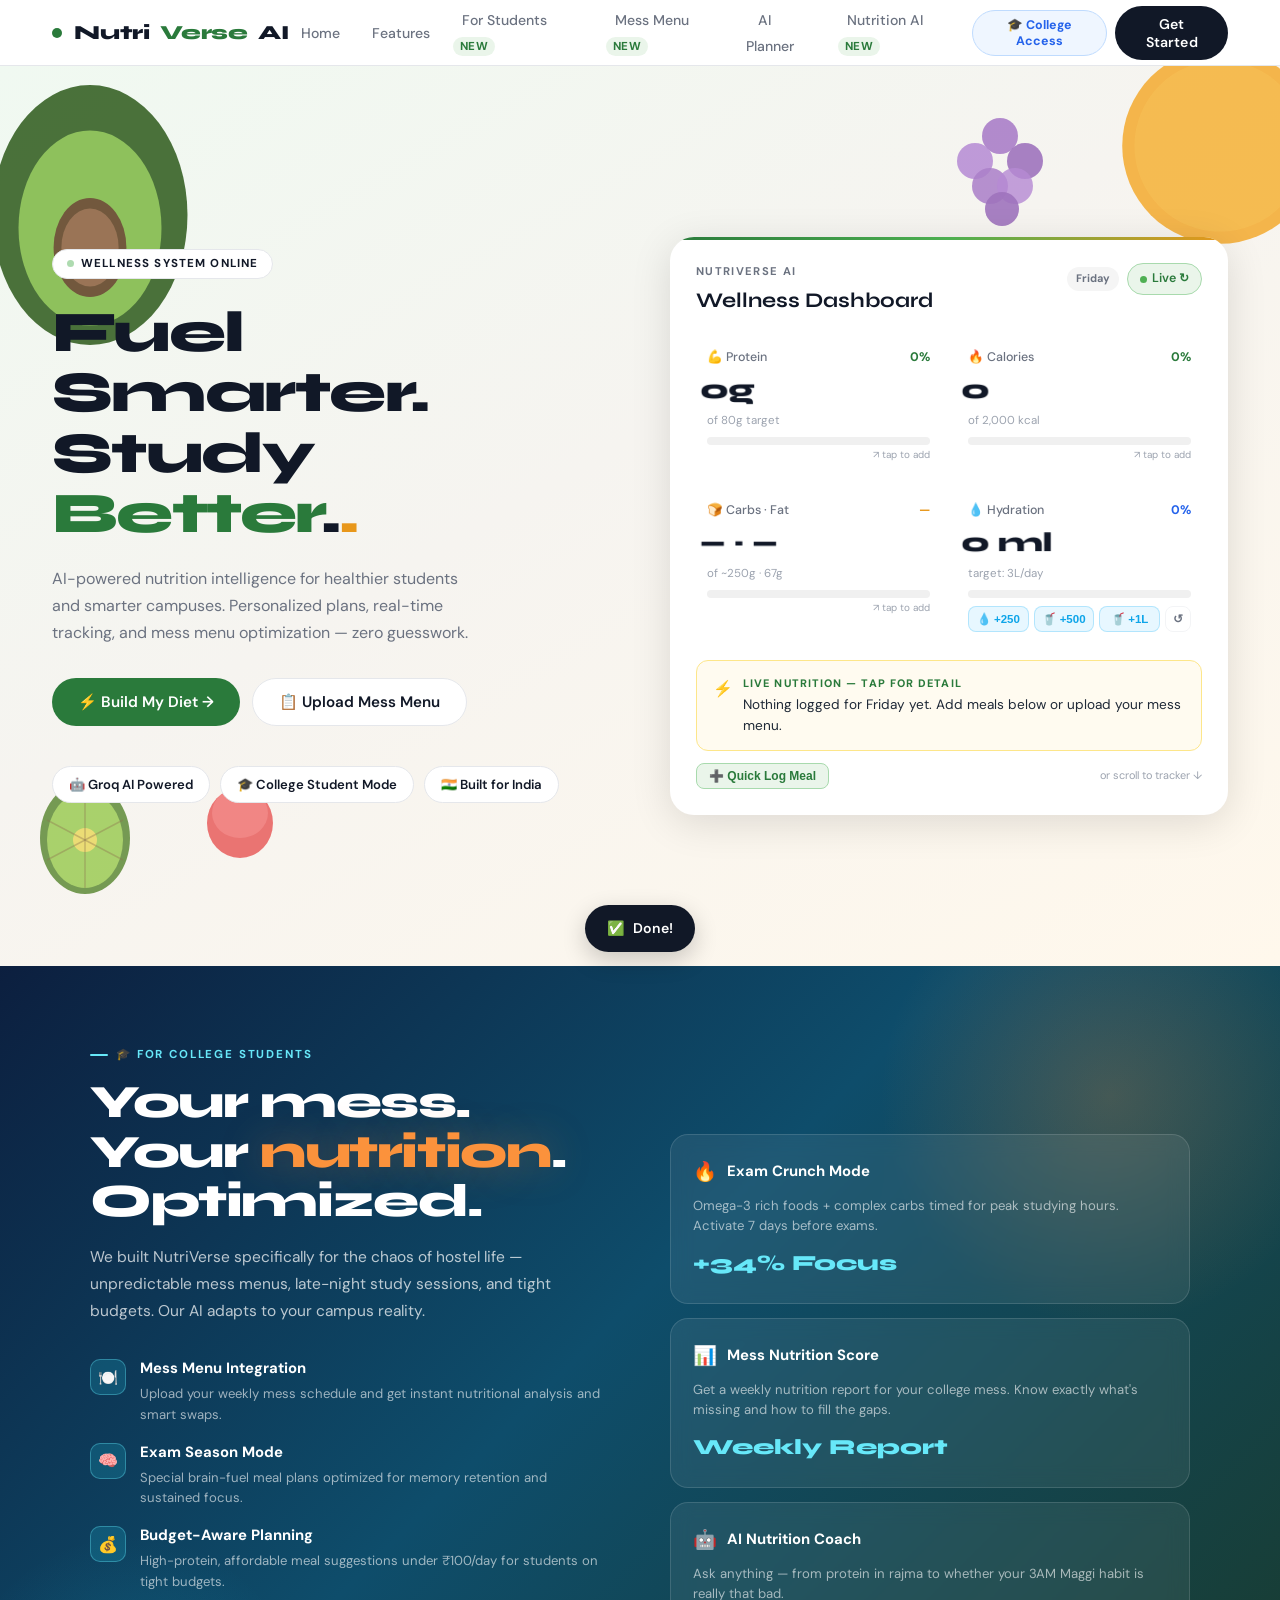
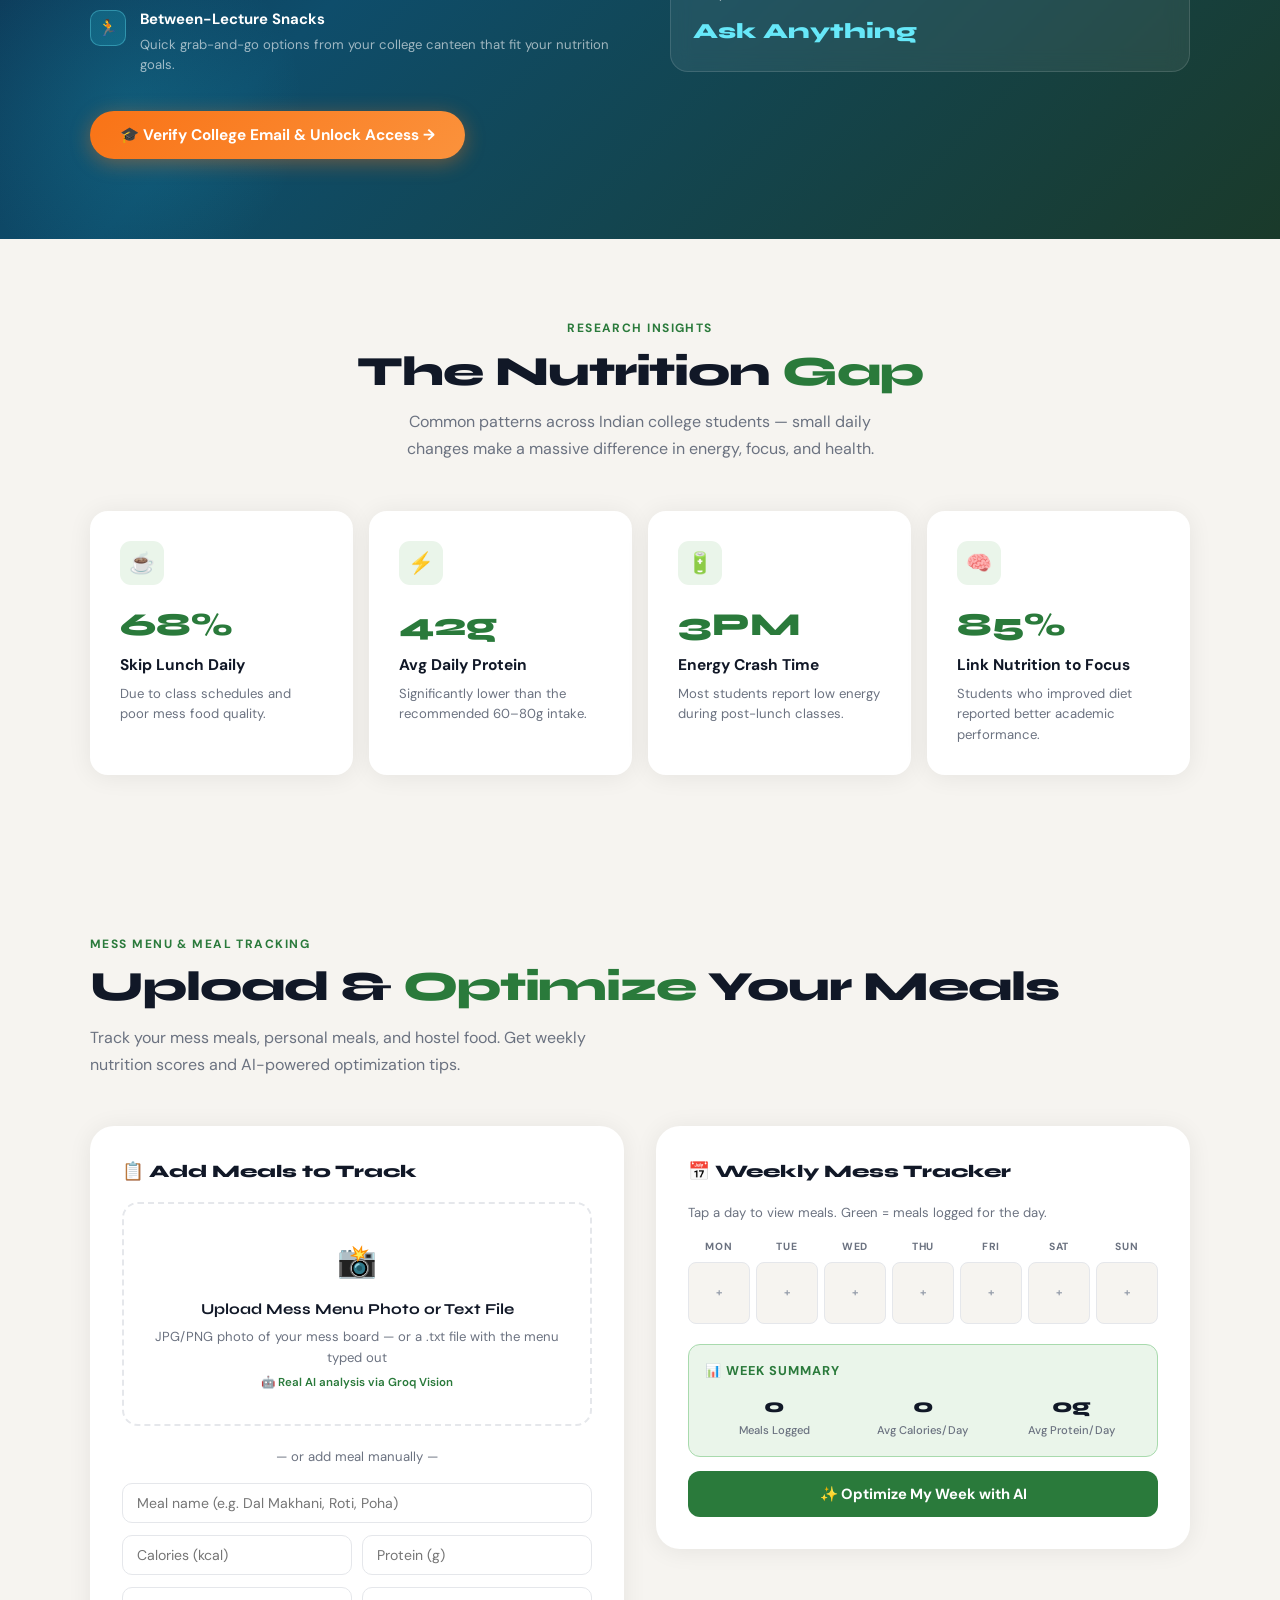
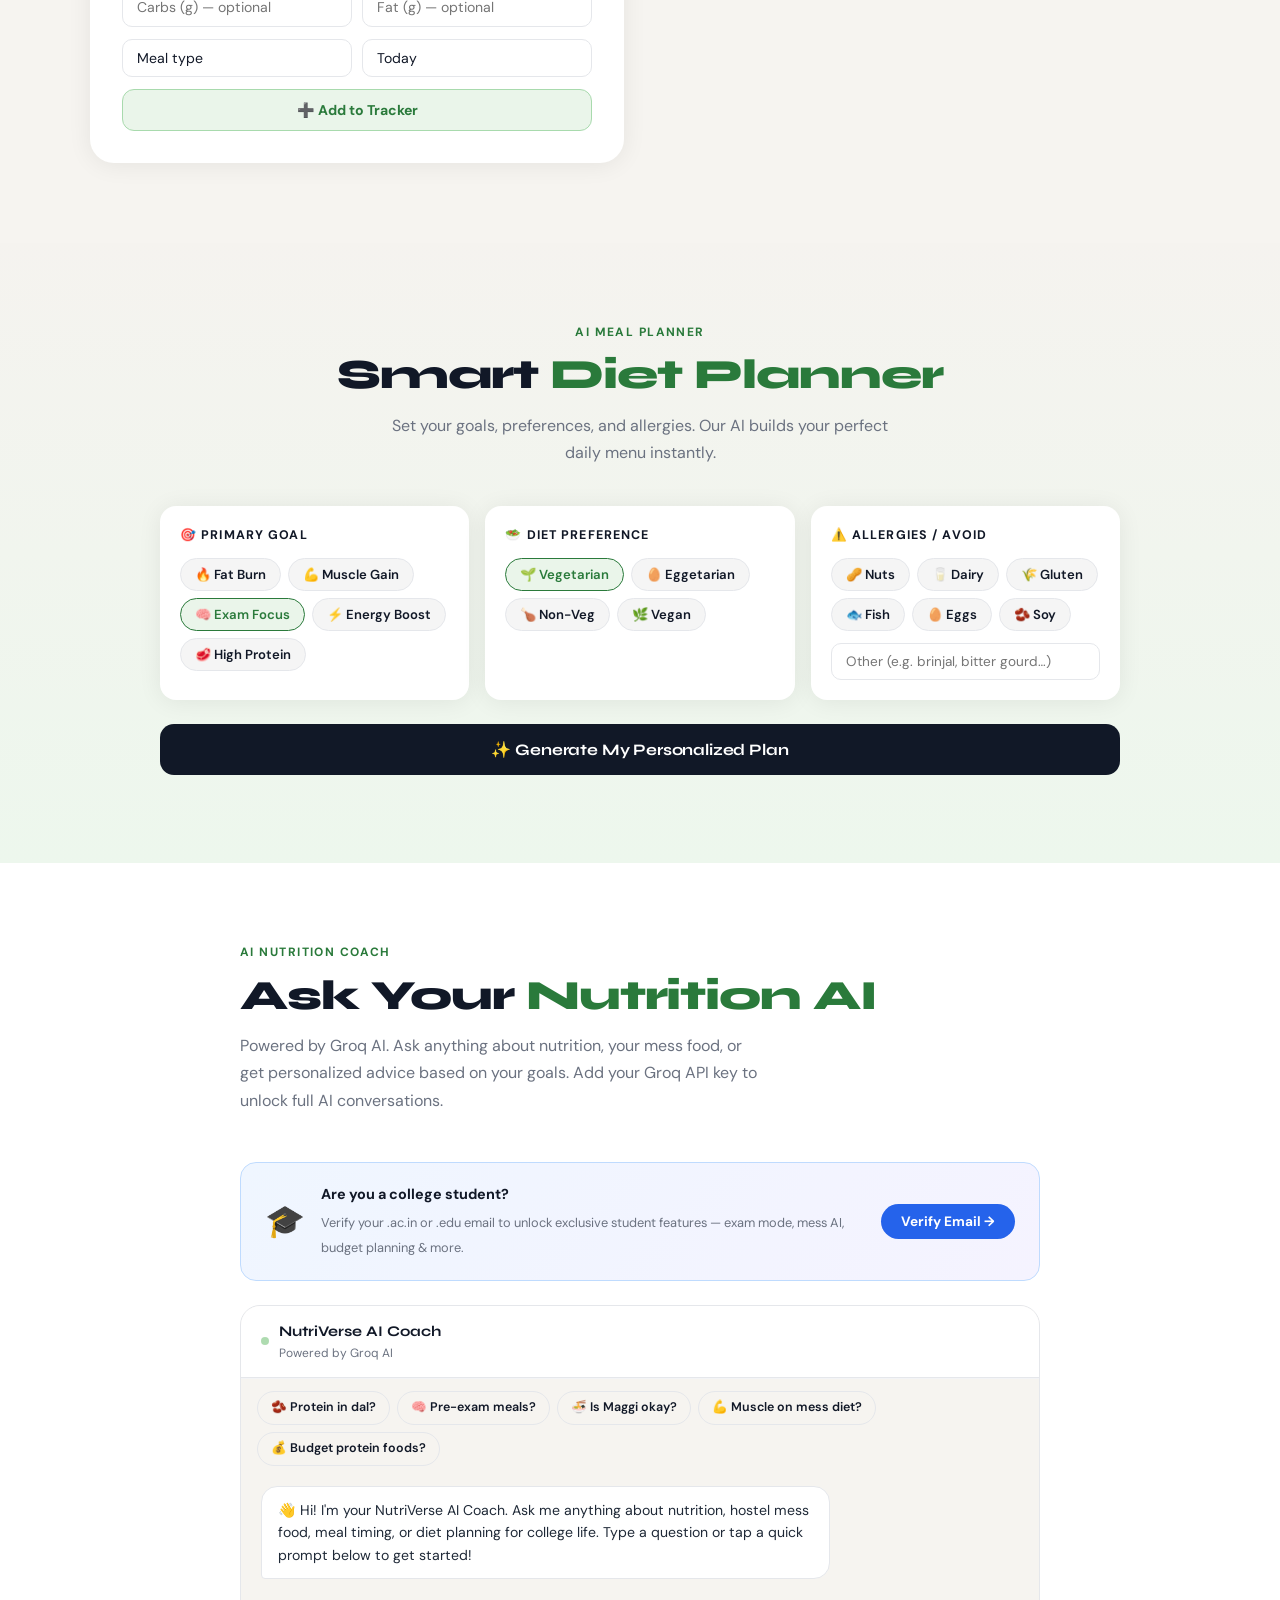
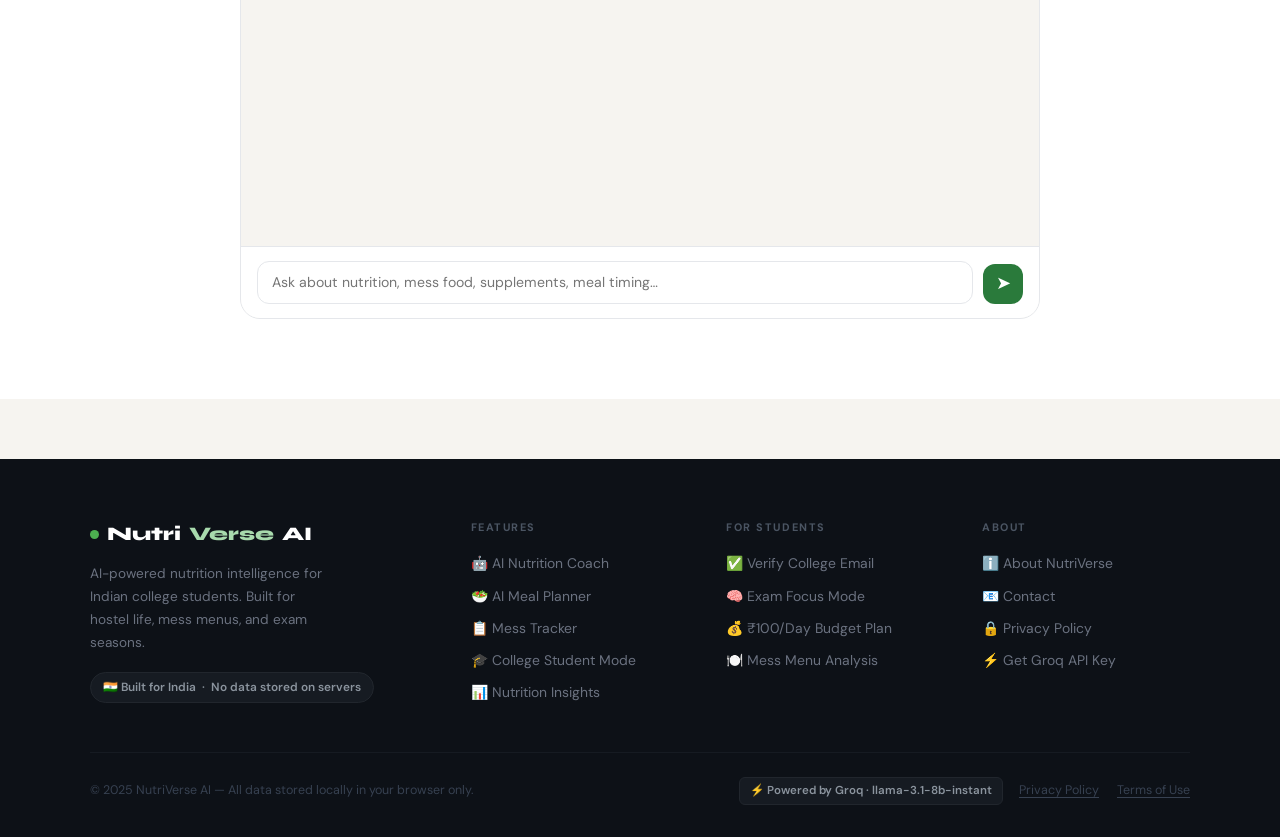
<file: index.html>
<!DOCTYPE html>
<html lang="en">
<head>
  <meta charset="UTF-8" />
  <meta http-equiv="refresh" content="0; url=nutriverse-ai-v5.html" />
  <meta name="viewport" content="width=device-width, initial-scale=1" />
  <title>NutriVerse AI — Redirecting…</title>
  <style>
    body {
      margin: 0;
      display: flex;
      align-items: center;
      justify-content: center;
      min-height: 100vh;
      font-family: -apple-system, BlinkMacSystemFont, 'Segoe UI', sans-serif;
      background: #0f1117;
      color: #fff;
    }
    .wrap { text-align: center; }
    .logo { font-size: 2.2rem; font-weight: 900; margin-bottom: 12px; }
    .logo span { color: #22c55e; }
    p { color: #9ca3af; font-size: 0.95rem; }
    a { color: #22c55e; text-decoration: none; font-weight: 600; }
  </style>
</head>
<body>
  <div class="wrap">
    <div class="logo">Nutri<span>Verse</span> AI</div>
    <p>Redirecting to the app…</p>
    <p><a href="nutriverse-ai-v5.html">Click here if not redirected automatically →</a></p>
  </div>
</body>
</html>
</file>
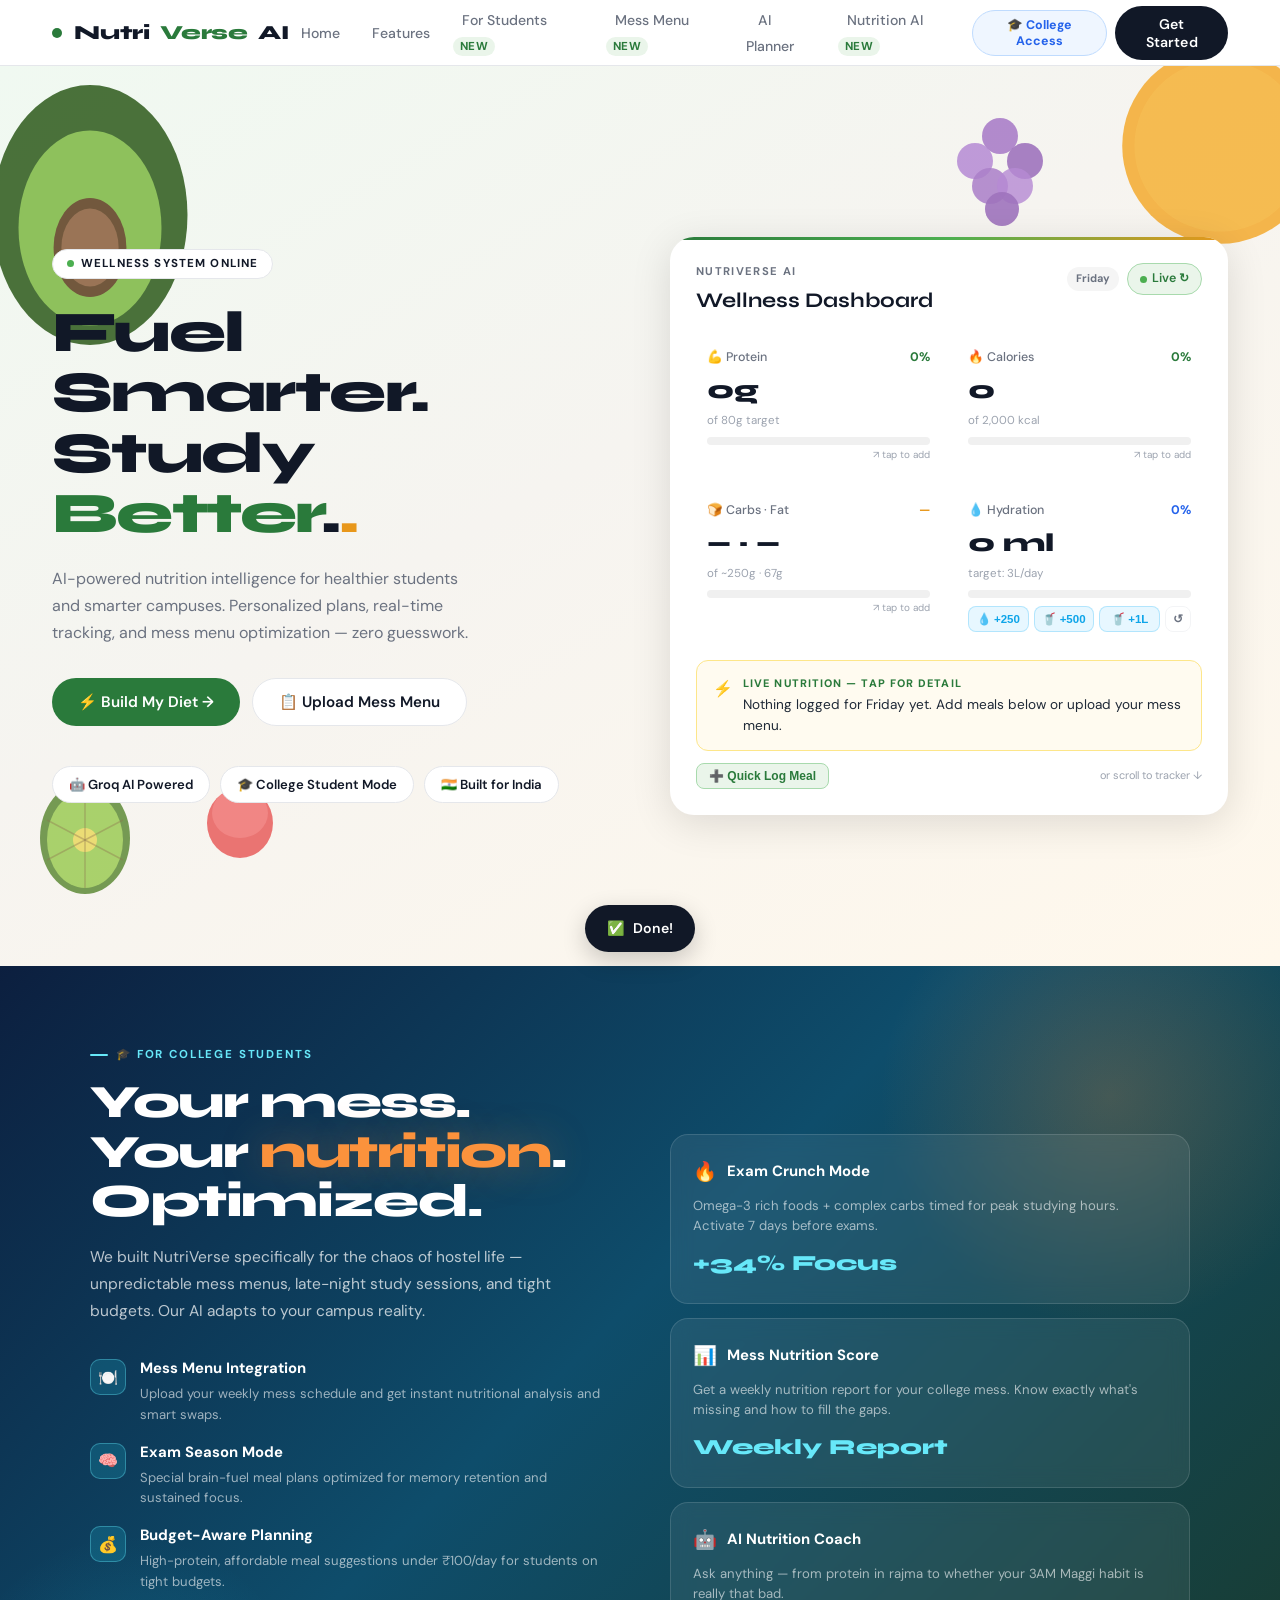
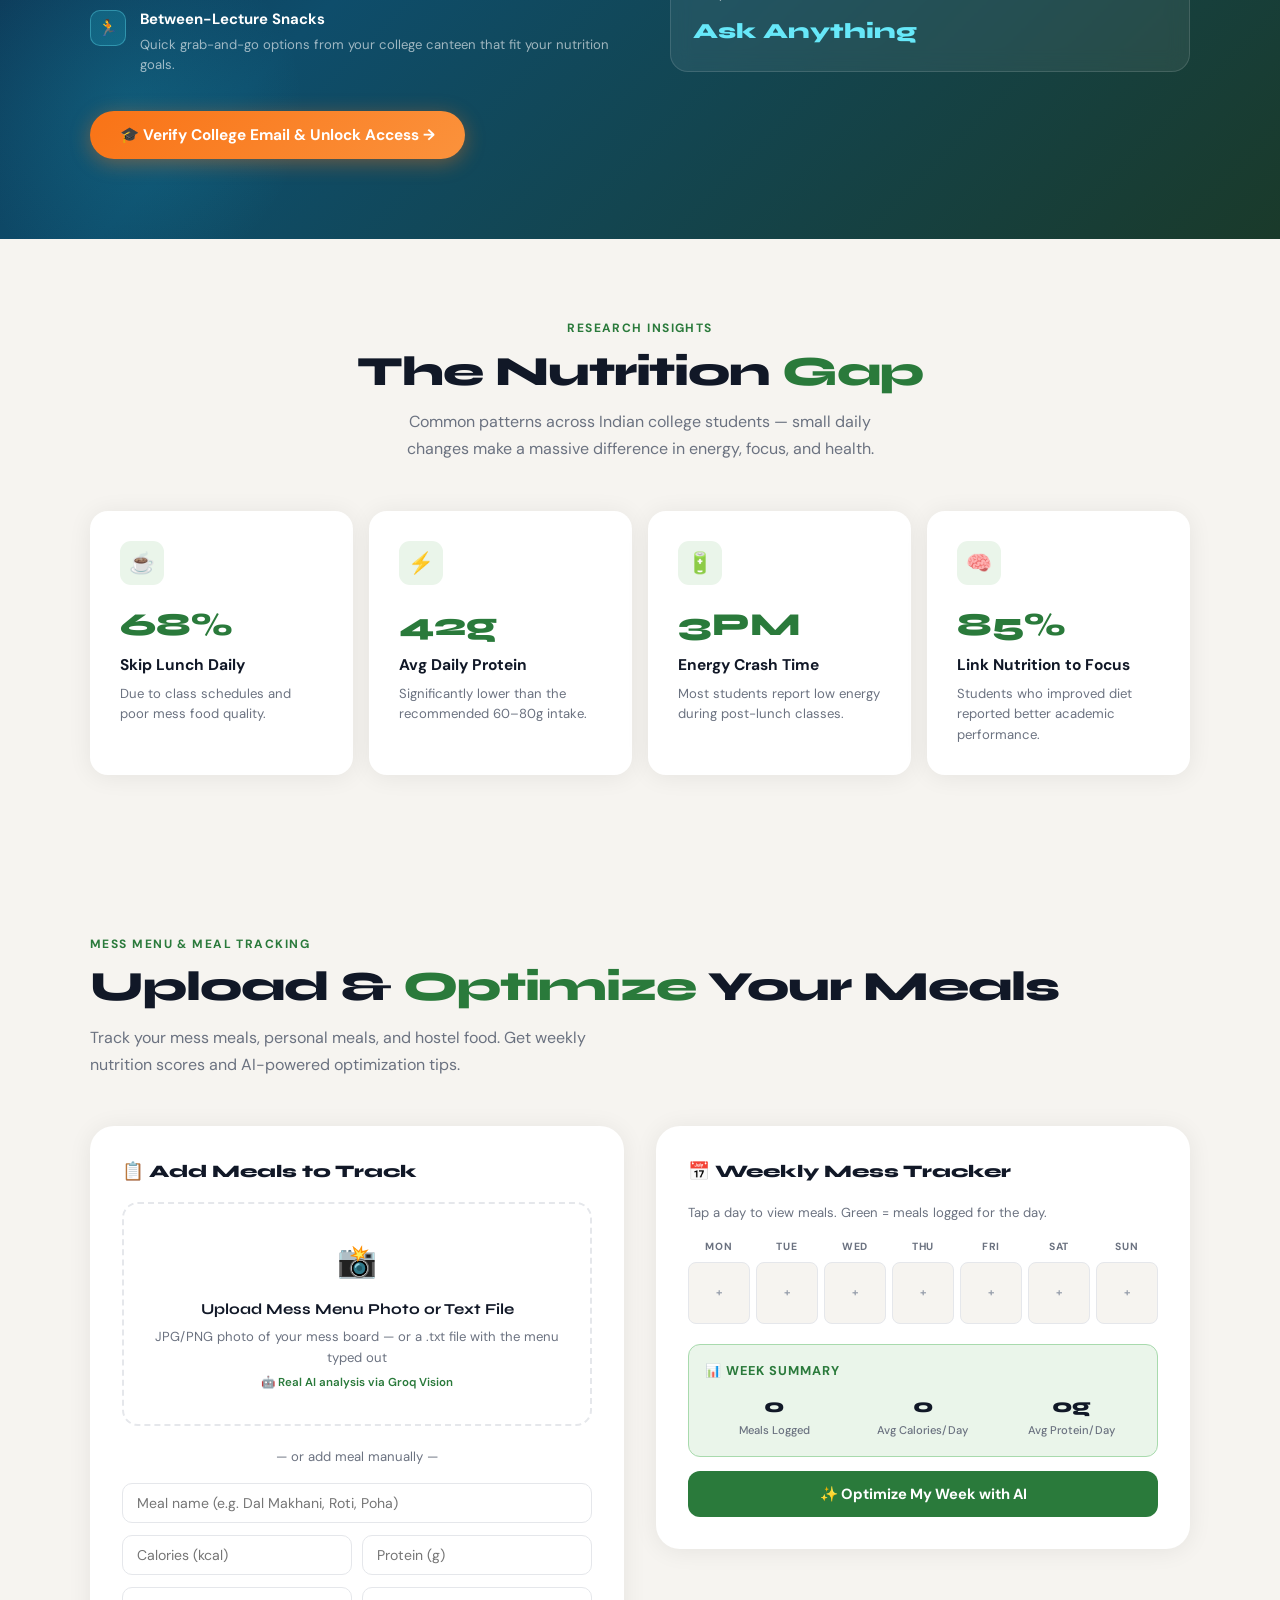
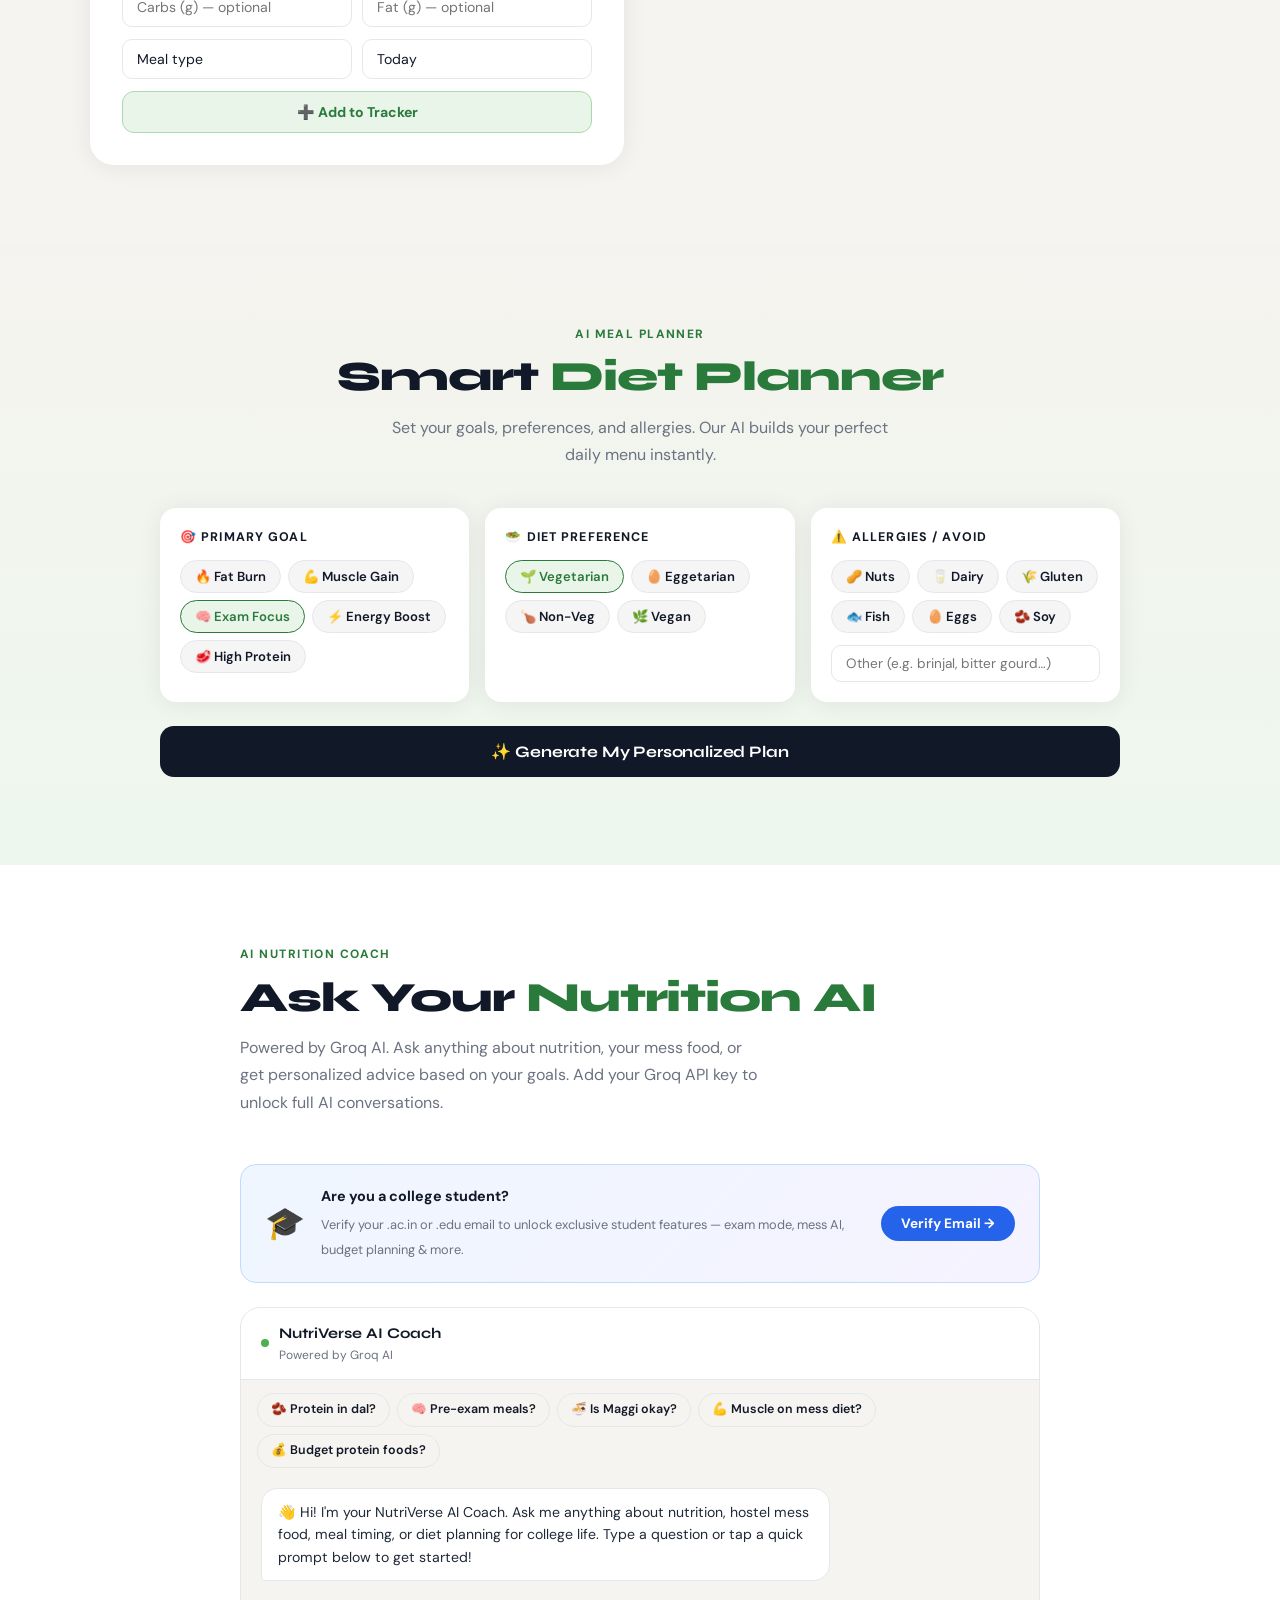
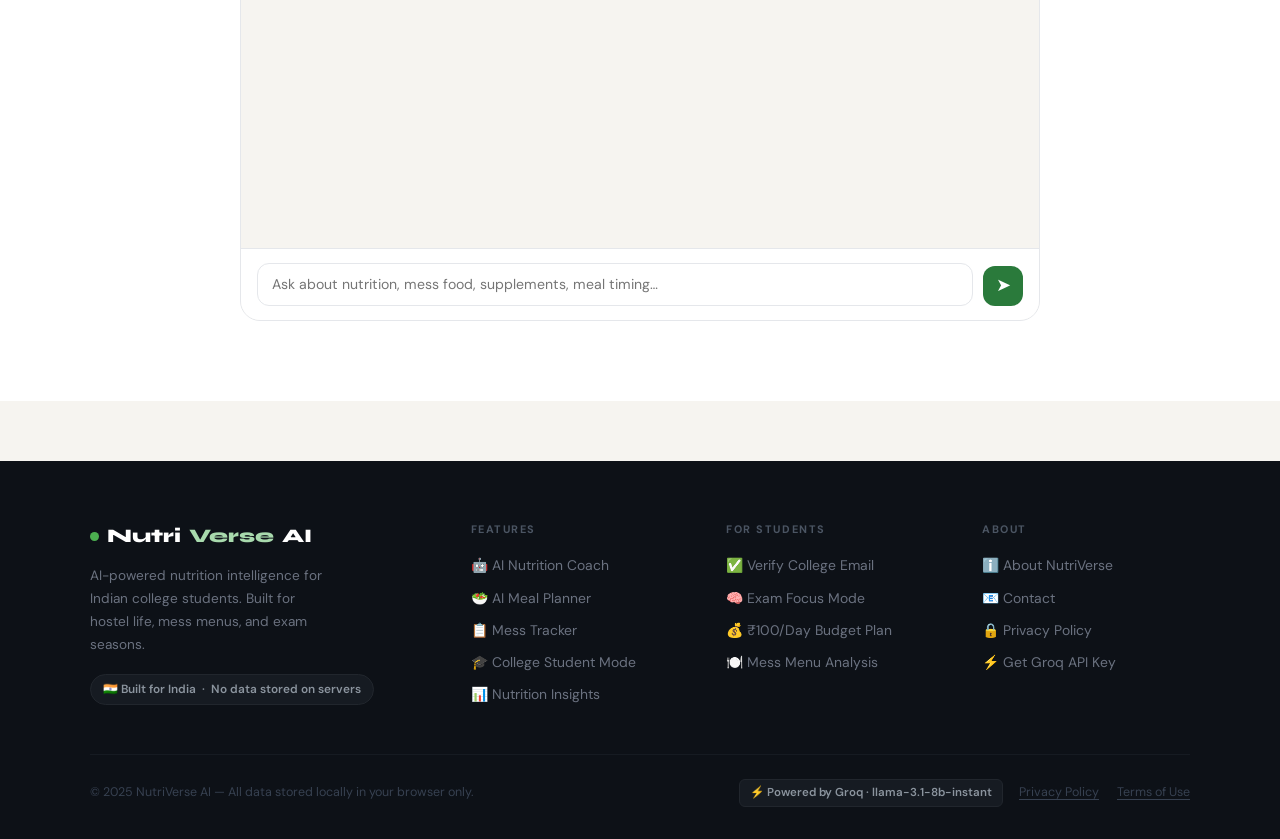
<file: nutriverse-ai-v5.html>
<!DOCTYPE html>
<html lang="en">

<head>
  <meta charset="UTF-8">
  <meta name="viewport" content="width=device-width, initial-scale=1.0">
  <title>NutriVerse AI — Fuel Smarter. Study Better.</title>
  <link
    href="https://fonts.googleapis.com/css2?family=Syne:wght@400;500;600;700;800&family=DM+Sans:wght@300;400;500;600&display=swap"
    rel="stylesheet">
  <style>
    *,
    *::before,
    *::after {
      box-sizing: border-box;
      margin: 0;
      padding: 0
    }

    :root {
      --green: #2A7A3B;
      --green-l: #4CAF50;
      --green-xl: #A8DAAD;
      --green-bg: #EAF5EA;
      --amber: #E8971A;
      --amber-bg: #FEF3DC;
      --blue: #2563EB;
      --blue-bg: #EFF6FF;
      --dark: #111827;
      --text: #1F2937;
      --muted: #6B7280;
      --muted-l: #9CA3AF;
      --bg: #F6F4F0;
      --white: #FFFFFF;
      --border: #E5E7EB;
      --border-l: #F3F4F6;
      --card: #FFFFFF;
      --radius: 18px;
      --radius-sm: 10px;
      --font: 'Syne', sans-serif;
      --body: 'DM Sans', sans-serif;
      --shadow: 0 2px 24px rgba(0, 0, 0, 0.07);
      --shadow-lg: 0 8px 40px rgba(0, 0, 0, 0.12);
    }

    html {
      scroll-behavior: smooth
    }

    body {
      font-family: var(--body);
      background: var(--bg);
      color: var(--text);
      overflow-x: hidden;
      line-height: 1.6
    }

    /* Eliminate 300ms tap delay on all interactive elements */
    a, button, [onclick], input, select, textarea {
      touch-action: manipulation
    }

    /* GPU hints for elements that animate */
    .btn-primary, .btn-secondary, .btn-nav, .gap-card,
    .campus-mini-card, .hc-metric, .ses-card {
      will-change: transform
    }

    /* ═══════════════ NAV ═══════════════ */
    nav {
      position: sticky;
      top: 0;
      z-index: 200;
      background: rgba(255, 255, 255, 0.96);
      backdrop-filter: blur(16px);
      border-bottom: 1px solid var(--border);
      display: flex;
      align-items: center;
      justify-content: space-between;
      padding: 0 52px;
      height: 66px;
    }

    .nav-logo {
      display: flex;
      align-items: center;
      gap: 10px;
      font-family: var(--font);
      font-size: 1.25rem;
      font-weight: 800;
      color: var(--dark);
      text-decoration: none;
      cursor: pointer;
      letter-spacing: -0.01em
    }

    .nav-logo-dot {
      width: 10px;
      height: 10px;
      background: var(--green);
      border-radius: 50%;
      display: inline-block;
      margin-right: 2px
    }

    .nav-logo span {
      color: var(--green)
    }

    .nav-links {
      display: flex;
      gap: 8px;
      list-style: none;
      align-items: center
    }

    .nav-links a {
      text-decoration: none;
      color: var(--muted);
      font-size: 0.88rem;
      font-weight: 500;
      transition: color .2s;
      cursor: pointer;
      padding: 6px 12px;
      border-radius: 50px
    }

    .nav-links a:hover {
      color: var(--dark);
      background: var(--bg)
    }

    .nav-badge {
      background: var(--green-bg);
      color: var(--green);
      font-size: 0.72rem;
      font-weight: 700;
      padding: 2px 7px;
      border-radius: 50px;
      letter-spacing: 0.04em;
      margin-left: 3px;
      vertical-align: middle
    }

    .btn-nav {
      background: var(--dark);
      color: #fff;
      border: none;
      padding: 9px 20px;
      border-radius: 50px;
      font-size: 0.88rem;
      font-weight: 600;
      cursor: pointer;
      transition: all .2s;
      font-family: var(--body);
      letter-spacing: 0.01em
    }

    .btn-nav:hover {
      background: var(--green);
      transform: translateY(-1px)
    }

    .nav-api-badge {
      background: #FEF3DC;
      color: #92400E;
      font-size: 0.72rem;
      font-weight: 700;
      padding: 4px 10px;
      border-radius: 50px;
      border: 1px solid #FCD34D;
      cursor: pointer;
      transition: all .2s
    }

    .nav-api-badge:hover {
      background: #FCD34D
    }

    /* ═══════════════ HERO ═══════════════ */
    .hero {
      min-height: 100vh;
      background: linear-gradient(150deg, #F0F9F1 0%, #F6F4F0 45%, #FFF8EC 100%);
      display: flex;
      align-items: center;
      position: relative;
      overflow: hidden;
      padding: 100px 52px 80px;
    }

    .hero-fruits {
      position: absolute;
      inset: 0;
      pointer-events: none;
      overflow: hidden
    }

    .fruit {
      position: absolute
    }

    .f-avo {
      top: -20px;
      left: -40px;
      width: 260px;
      opacity: .85
    }

    .f-orange {
      top: -30px;
      right: -50px;
      width: 220px;
      opacity: .8
    }

    .f-kiwi {
      bottom: 60px;
      left: 30px;
      width: 110px;
      opacity: .75
    }

    .f-grape {
      top: 40px;
      right: 220px;
      width: 120px;
      opacity: .7
    }

    .f-banana {
      bottom: 40px;
      right: 30px;
      width: 100px;
      opacity: .65
    }

    .f-straw {
      bottom: 100px;
      left: 200px;
      width: 80px;
      opacity: .7
    }

    .hero-content {
      display: grid;
      grid-template-columns: 1fr 1fr;
      gap: 60px;
      align-items: center;
      max-width: 1200px;
      margin: 0 auto;
      width: 100%;
      z-index: 2;
      position: relative
    }

    .status-pill {
      display: inline-flex;
      align-items: center;
      gap: 7px;
      background: white;
      border: 1px solid var(--border);
      border-radius: 50px;
      padding: 5px 14px;
      font-size: 0.72rem;
      font-weight: 700;
      letter-spacing: 0.1em;
      text-transform: uppercase;
      color: var(--dark);
      margin-bottom: 24px
    }

    .status-dot {
      width: 7px;
      height: 7px;
      border-radius: 50%;
      background: var(--green-l);
      animation: pulse 2s infinite
    }

    @keyframes pulse {

      0%,
      100% {
        opacity: 1
      }

      50% {
        opacity: .35
      }
    }

    .hero h1 {
      font-family: var(--font);
      font-size: 3.6rem;
      font-weight: 800;
      line-height: 1.05;
      letter-spacing: -0.03em;
      margin-bottom: 20px;
      color: var(--dark)
    }

    .hero h1 em {
      font-style: normal;
      color: var(--green)
    }

    .hero h1 .amber-text {
      color: var(--amber)
    }

    .hero-desc {
      color: var(--muted);
      font-size: 1rem;
      line-height: 1.7;
      max-width: 420px;
      margin-bottom: 32px
    }

    .hero-btns {
      display: flex;
      gap: 12px;
      flex-wrap: wrap;
      margin-bottom: 40px
    }

    .btn-primary {
      background: var(--green);
      color: white;
      border: none;
      padding: 13px 26px;
      border-radius: 50px;
      font-size: 0.95rem;
      font-weight: 600;
      cursor: pointer;
      display: flex;
      align-items: center;
      gap: 8px;
      transition: all .2s;
      font-family: var(--body)
    }

    .btn-primary:hover {
      background: var(--green-l);
      transform: translateY(-2px);
      box-shadow: 0 6px 20px rgba(42, 122, 59, .28)
    }

    .btn-secondary {
      background: white;
      color: var(--dark);
      border: 1.5px solid var(--border);
      padding: 13px 26px;
      border-radius: 50px;
      font-size: 0.95rem;
      font-weight: 600;
      cursor: pointer;
      transition: all .2s;
      font-family: var(--body)
    }

    .btn-secondary:hover {
      border-color: var(--dark);
      transform: translateY(-2px)
    }

    .hero-stats {
      display: flex;
      gap: 10px;
      flex-wrap: wrap
    }

    .h-stat {
      background: white;
      border: 1px solid var(--border);
      border-radius: 50px;
      padding: 7px 16px;
      font-size: 0.82rem;
      font-weight: 600;
      color: var(--dark)
    }

    /* ═══════════════ HERO DASHBOARD CARD ═══════════════ */

    .hero-card {
      background: white;
      border-radius: 24px;
      padding: 26px;
      box-shadow: var(--shadow-lg);
      position: relative;
      overflow: hidden
    }

    .hero-card::before {
      content: '';
      position: absolute;
      top: 0;
      left: 0;
      right: 0;
      height: 3px;
      background: linear-gradient(90deg, var(--green), var(--green-l), var(--amber))
    }

    .hc-top {
      display: flex;
      justify-content: space-between;
      align-items: flex-start;
      margin-bottom: 20px
    }

    .hc-label {
      font-size: 0.7rem;
      font-weight: 700;
      text-transform: uppercase;
      letter-spacing: .12em;
      color: var(--muted);
      margin-bottom: 3px
    }

    .hc-title {
      font-family: var(--font);
      font-size: 1.3rem;
      font-weight: 700;
      color: var(--dark)
    }

    .live-chip {
      display: flex;
      align-items: center;
      gap: 5px;
      font-size: 0.78rem;
      font-weight: 600;
      color: var(--green);
      background: var(--green-bg);
      padding: 5px 12px;
      border-radius: 50px;
      cursor: pointer;
      border: 1px solid var(--green-xl);
      transition: all .2s
    }

    .live-chip:hover {
      background: var(--green);
      color: white
    }

    .live-dot2 {
      width: 7px;
      height: 7px;
      border-radius: 50%;
      background: var(--green-l);
      animation: pulse 2s infinite
    }

    .hc-metrics {
      display: grid;
      grid-template-columns: 1fr 1fr;
      gap: 16px;
      margin-bottom: 16px
    }

    .hc-m-top {
      display: flex;
      justify-content: space-between;
      margin-bottom: 2px
    }

    .hc-m-label {
      font-size: 0.78rem;
      color: var(--muted);
      font-weight: 500
    }

    .hc-m-pct {
      font-size: 0.78rem;
      font-weight: 700
    }

    .pct-green {
      color: var(--green)
    }

    .pct-amber {
      color: var(--amber)
    }

    .pct-blue {
      color: var(--blue)
    }

    .hc-m-val {
      font-family: var(--font);
      font-size: 1.6rem;
      font-weight: 800;
      color: var(--dark);
      margin-bottom: 1px
    }

    .hc-m-sub {
      font-size: 0.72rem;
      color: var(--muted-l);
      margin-bottom: 7px
    }

    .prog {
      height: 8px;
      background: #F0F0F0;
      border-radius: 10px;
      overflow: hidden
    }

    .prog-fill {
      height: 100%;
      border-radius: 10px;
      transition: width 0.9s cubic-bezier(.4, 0, .2, 1)
    }

    .pg {
      background: linear-gradient(90deg, #22c55e, #4ade80)
    }

    .pa {
      background: linear-gradient(90deg, #f59e0b, #fbbf24)
    }

    .pb {
      background: linear-gradient(90deg, #38bdf8, #7dd3fc)
    }

    /* Interactive metric tile */
    .hc-metric {
      position: relative;
      padding: 10px;
      border-radius: 12px;
      border: 1.5px solid transparent;
      cursor: pointer;
      transition: all .2s;
      background: transparent
    }

    .hc-metric:hover {
      background: rgba(16, 185, 129, .05);
      border-color: rgba(16, 185, 129, .18);
      transform: translateY(-1px)
    }

    .hc-metric.expanded {
      background: rgba(16, 185, 129, .06);
      border-color: var(--green-xl);
    }

    .hc-metric-quick {
      display: none;
      margin-top: 8px;
      animation: fadeSlide .2s ease
    }

    .hc-metric.expanded .hc-metric-quick {
      display: block
    }

    .hcq-input {
      width: 100%;
      box-sizing: border-box;
      padding: 5px 8px;
      border: 1.5px solid var(--green-xl);
      border-radius: 8px;
      font-size: 0.78rem;
      font-family: var(--font);
      outline: none;
      color: var(--dark);
      margin-bottom: 5px
    }

    .hcq-input:focus {
      border-color: var(--green)
    }

    .hcq-add {
      width: 100%;
      padding: 5px 0;
      font-size: 0.75rem;
      font-weight: 700;
      background: var(--green);
      color: white;
      border: none;
      border-radius: 8px;
      cursor: pointer;
      transition: background .2s
    }

    .hcq-add:hover {
      background: var(--green-d)
    }

    .hc-tip {
      font-size: 0.62rem;
      color: var(--muted-l);
      margin-top: 2px;
      text-align: right
    }

    /* Quick log panel at bottom of card */
    .ql-panel {
      overflow: hidden;
      max-height: 0;
      transition: max-height .35s cubic-bezier(.4, 0, .2, 1), opacity .25s;
      opacity: 0
    }

    .ql-panel.open {
      max-height: 220px;
      opacity: 1
    }

    .ql-panel-inner {
      border-top: 1px solid var(--border-l);
      padding-top: 12px;
      margin-top: 12px
    }

    .ql-row {
      display: grid;
      grid-template-columns: 1fr 1fr;
      gap: 6px;
      margin-bottom: 6px
    }

    .ql-inp {
      padding: 6px 9px;
      border: 1.5px solid var(--border-l);
      border-radius: 9px;
      font-size: 0.78rem;
      font-family: var(--font);
      outline: none;
      color: var(--dark);
      width: 100%;
      box-sizing: border-box;
      transition: border .2s
    }

    .ql-inp:focus {
      border-color: var(--green)
    }

    .ql-inp.full {
      grid-column: 1/-1
    }

    .ql-btn {
      width: 100%;
      padding: 8px;
      font-size: 0.82rem;
      font-weight: 700;
      background: linear-gradient(135deg, var(--green), #059669);
      color: white;
      border: none;
      border-radius: 10px;
      cursor: pointer;
      transition: opacity .2s
    }

    .ql-btn:hover {
      opacity: .88
    }

    @keyframes fadeSlide {
      from {
        opacity: 0;
        transform: translateY(-4px)
      }

      to {
        opacity: 1;
        transform: none
      }
    }

    @keyframes popVal {
      0% {
        transform: scale(1)
      }

      40% {
        transform: scale(1.12)
      }

      100% {
        transform: scale(1)
      }
    }

    .pop {
      animation: popVal .4s ease
    }

    .ai-insight-mini {
      background: #FFFBF0;
      border: 1px solid #FDE68A;
      border-radius: 12px;
      padding: 14px 16px;
      display: flex;
      gap: 10px;
      align-items: flex-start;
      cursor: pointer;
      transition: all .2s
    }

    .ai-insight-mini:hover {
      background: #FEF3C7;
      transform: translateY(-1px)
    }

    .ai-icon {
      font-size: 1rem;
      margin-top: 1px
    }

    .ai-tag {
      font-size: 0.68rem;
      font-weight: 800;
      text-transform: uppercase;
      letter-spacing: .1em;
      color: var(--green);
      margin-bottom: 3px
    }

    .ai-text {
      font-size: 0.85rem;
      color: var(--text);
      line-height: 1.5
    }

    /* ═══════════════ SECTION BASE ═══════════════ */
    .section {
      padding: 80px 52px
    }

    .sec-label {
      font-size: 0.75rem;
      font-weight: 700;
      text-transform: uppercase;
      letter-spacing: .12em;
      color: var(--green);
      margin-bottom: 10px
    }

    .sec-title {
      font-family: var(--font);
      font-size: 2.6rem;
      font-weight: 800;
      color: var(--dark);
      letter-spacing: -0.025em;
      line-height: 1.1;
      margin-bottom: 14px
    }

    .sec-title .accent {
      color: var(--green)
    }

    .sec-sub {
      font-size: 1rem;
      color: var(--muted);
      max-width: 520px;
      line-height: 1.7
    }

    .sec-header {
      margin-bottom: 48px
    }

    .card {
      background: var(--card);
      border-radius: var(--radius);
      box-shadow: var(--shadow);
      border: 1px solid var(--border-l)
    }

    /* ═══════════════ COLLEGE STUDENTS SECTION — Energetic Student Palette ═══════════════ */
    /* Psychology: 18-22yr olds → warm energy, forward motion, optimism, not corporate */
    .campus-section {
      background: linear-gradient(135deg, #0C1F3F 0%, #0E4D6B 45%, #1A3A2A 100%);
      padding: 80px 52px;
      color: white;
      position: relative;
      overflow: hidden
    }

    /* Warm orange energy glow top-right — feels alive, not like a bank */
    .campus-section::before {
      content: '';
      position: absolute;
      top: -120px;
      right: -80px;
      width: 500px;
      height: 500px;
      background: radial-gradient(circle, rgba(251, 146, 60, .22) 0%, transparent 65%);
      pointer-events: none;
      z-index: 1
    }

    /* Teal accent glow bottom-left */
    .campus-section::after {
      content: '';
      position: absolute;
      bottom: -60px;
      left: -60px;
      width: 380px;
      height: 380px;
      background: radial-gradient(circle, rgba(34, 211, 238, .14) 0%, transparent 65%);
      pointer-events: none;
      z-index: 1
    }

    .campus-inner {
      max-width: 1100px;
      margin: 0 auto;
      display: grid;
      grid-template-columns: 1fr 1fr;
      gap: 60px;
      align-items: center;
      position: relative;
      z-index: 2
    }

    .campus-label {
      font-size: 0.72rem;
      font-weight: 700;
      text-transform: uppercase;
      letter-spacing: .16em;
      color: #67E8F9;
      margin-bottom: 14px;
      display: flex;
      align-items: center;
      gap: 8px
    }

    .campus-label::before {
      content: '';
      display: inline-block;
      width: 18px;
      height: 2px;
      background: #67E8F9;
      border-radius: 2px
    }

    .campus-title {
      font-family: var(--font);
      font-size: 2.9rem;
      font-weight: 800;
      line-height: 1.06;
      letter-spacing: -0.03em;
      margin-bottom: 18px;
      color: white
    }

    /* Orange highlight — warm energy, ambition */
    .campus-title .g {
      color: #FB923C;
      text-shadow: 0 0 40px rgba(251, 146, 60, .35)
    }

    .campus-desc {
      color: rgba(255, 255, 255, .72);
      font-size: 0.97rem;
      line-height: 1.75;
      margin-bottom: 32px;
      max-width: 480px
    }

    .campus-features {
      display: flex;
      flex-direction: column;
      gap: 16px;
      margin-bottom: 36px
    }

    .campus-feat {
      display: flex;
      align-items: flex-start;
      gap: 14px
    }

    /* Feature icons: teal-tinted, feels tech-forward not corporate */
    .feat-icon {
      width: 36px;
      height: 36px;
      background: rgba(34, 211, 238, .18);
      border: 1px solid rgba(103, 232, 249, .35);
      border-radius: 10px;
      display: flex;
      align-items: center;
      justify-content: center;
      font-size: 1rem;
      flex-shrink: 0;
      margin-top: 2px
    }

    .feat-text h4 {
      font-size: 0.93rem;
      font-weight: 700;
      color: white;
      margin-bottom: 3px
    }

    .feat-text p {
      font-size: 0.82rem;
      color: rgba(255, 255, 255, .6);
      line-height: 1.55
    }

    /* CTA — orange, energetic, stands out strongly from the dark bg */
    .campus-cta {
      background: linear-gradient(135deg, #F97316, #FB923C);
      color: white;
      border: none;
      padding: 14px 30px;
      border-radius: 50px;
      font-size: 0.96rem;
      font-weight: 700;
      cursor: pointer;
      font-family: var(--body);
      transition: all .25s;
      display: inline-flex;
      align-items: center;
      gap: 9px;
      box-shadow: 0 4px 20px rgba(249, 115, 22, .4)
    }

    .campus-cta:hover {
      transform: translateY(-3px);
      box-shadow: 0 8px 28px rgba(249, 115, 22, .55)
    }

    /* Cards: glassmorphism with a teal shimmer on hover */
    .campus-cards-grid {
      display: flex;
      flex-direction: column;
      gap: 14px
    }

    .campus-mini-card {
      background: rgba(255, 255, 255, .07);
      border: 1px solid rgba(255, 255, 255, .13);
      border-radius: 18px;
      padding: 22px;
      transition: all .28s;
      cursor: pointer;
      backdrop-filter: blur(10px)
    }

    .campus-mini-card:hover {
      background: rgba(34, 211, 238, .12);
      border-color: rgba(103, 232, 249, .45);
      transform: translateX(6px);
      box-shadow: 0 4px 24px rgba(34, 211, 238, .12)
    }

    .cmc-top {
      display: flex;
      align-items: center;
      gap: 10px;
      margin-bottom: 8px
    }

    .cmc-ico {
      font-size: 1.2rem
    }

    .cmc-title {
      font-size: 0.93rem;
      font-weight: 700;
      color: white
    }

    .cmc-desc {
      font-size: 0.82rem;
      color: rgba(255, 255, 255, .6);
      line-height: 1.55
    }

    /* Stat: teal accent — forward energy */
    .cmc-stat {
      font-size: 1.35rem;
      font-weight: 800;
      font-family: var(--font);
      color: #67E8F9;
      margin-top: 10px
    }

    /* ═══════════════ MESS UPLOAD SECTION ═══════════════ */
    .mess-section {
      background: var(--bg);
      padding: 80px 52px
    }

    .mess-inner {
      max-width: 1100px;
      margin: 0 auto
    }

    .mess-grid {
      display: grid;
      grid-template-columns: 1fr 1fr;
      gap: 32px;
      align-items: start
    }

    .mess-upload-card {
      background: white;
      border-radius: 24px;
      padding: 32px;
      box-shadow: var(--shadow)
    }

    .mess-weekly-card {
      background: white;
      border-radius: 24px;
      padding: 32px;
      box-shadow: var(--shadow)
    }

    .upload-zone {
      border: 2px dashed var(--border);
      border-radius: 16px;
      padding: 32px 20px;
      text-align: center;
      cursor: pointer;
      transition: all .25s;
      position: relative;
      margin-bottom: 20px
    }

    .upload-zone:hover {
      border-color: var(--green);
      background: var(--green-bg)
    }

    .upload-zone.drag-over {
      border-color: var(--green);
      background: var(--green-bg);
      transform: scale(1.01)
    }

    .upload-icon {
      font-size: 2rem;
      margin-bottom: 10px
    }

    .upload-title {
      font-size: 0.95rem;
      font-weight: 700;
      color: var(--dark);
      margin-bottom: 4px;
      font-family: var(--font)
    }

    .upload-desc {
      font-size: 0.82rem;
      color: var(--muted)
    }

    .upload-input {
      position: absolute;
      inset: 0;
      opacity: 0;
      cursor: pointer;
      width: 100%;
      height: 100%
    }

    .meal-form {
      display: flex;
      flex-direction: column;
      gap: 12px
    }

    .mf-row {
      display: grid;
      grid-template-columns: 1fr 1fr;
      gap: 10px
    }

    .mf-input {
      border: 1.5px solid var(--border);
      border-radius: 10px;
      padding: 10px 14px;
      font-size: 0.88rem;
      font-family: var(--body);
      color: var(--dark);
      outline: none;
      transition: border .2s;
      background: white;
      width: 100%
    }

    .mf-input:focus {
      border-color: var(--green)
    }

    .mf-select {
      appearance: none;
      border: 1.5px solid var(--border);
      border-radius: 10px;
      padding: 10px 14px;
      font-size: 0.88rem;
      font-family: var(--body);
      color: var(--dark);
      outline: none;
      transition: border .2s;
      background: white;
      width: 100%;
      cursor: pointer
    }

    .mf-select:focus {
      border-color: var(--green)
    }

    .btn-add-meal {
      background: var(--green-bg);
      color: var(--green);
      border: 1.5px solid var(--green-xl);
      padding: 11px;
      border-radius: 12px;
      font-size: 0.88rem;
      font-weight: 700;
      cursor: pointer;
      font-family: var(--body);
      width: 100%;
      transition: all .2s
    }

    .btn-add-meal:hover {
      background: var(--green);
      color: white
    }

    .saved-meals {
      margin-top: 0
    }

    .sm-title {
      font-size: 0.82rem;
      font-weight: 700;
      text-transform: uppercase;
      letter-spacing: .09em;
      color: var(--muted);
      margin-bottom: 12px;
      display: flex;
      justify-content: space-between;
      align-items: center
    }

    .sm-clear {
      font-size: 0.75rem;
      font-weight: 600;
      color: var(--muted);
      cursor: pointer;
      text-transform: none;
      letter-spacing: 0
    }

    .sm-clear:hover {
      color: var(--dark)
    }

    .meal-item {
      display: flex;
      align-items: center;
      justify-content: space-between;
      padding: 10px 14px;
      background: var(--bg);
      border-radius: 10px;
      margin-bottom: 8px;
      border: 1px solid var(--border-l)
    }

    .mi-name {
      font-size: 0.88rem;
      font-weight: 600;
      color: var(--dark)
    }

    .mi-meta {
      font-size: 0.75rem;
      color: var(--muted)
    }

    .mi-right {
      display: flex;
      align-items: center;
      gap: 10px
    }

    .mi-cal {
      font-size: 0.88rem;
      font-weight: 700;
      color: var(--green)
    }

    .mi-del {
      background: none;
      border: none;
      cursor: pointer;
      font-size: 0.85rem;
      color: var(--muted-l);
      padding: 2px;
      transition: color .2s
    }

    .mi-del:hover {
      color: #EF4444
    }

    .weekly-grid {
      display: grid;
      grid-template-columns: repeat(7, 1fr);
      gap: 6px;
      margin-top: 16px
    }

    .day-col {
      text-align: center
    }

    .day-label {
      font-size: 0.65rem;
      font-weight: 700;
      text-transform: uppercase;
      letter-spacing: .07em;
      color: var(--muted);
      margin-bottom: 6px
    }

    .day-dot {
      width: 100%;
      aspect-ratio: 1;
      border-radius: 8px;
      display: flex;
      align-items: center;
      justify-content: center;
      font-size: 0.7rem;
      font-weight: 700;
      cursor: pointer;
      transition: all .2s;
      border: 1.5px solid var(--border)
    }

    .day-dot.has-meal {
      background: var(--green-bg);
      border-color: var(--green-xl);
      color: var(--green)
    }

    .day-dot.empty {
      background: var(--bg);
      color: var(--muted-l)
    }

    .day-dot:hover {
      border-color: var(--green);
      transform: scale(1.08)
    }

    .week-summary {
      margin-top: 20px;
      background: var(--green-bg);
      border: 1px solid var(--green-xl);
      border-radius: 12px;
      padding: 16px
    }

    .ws-title {
      font-size: 0.8rem;
      font-weight: 700;
      color: var(--green);
      margin-bottom: 10px;
      text-transform: uppercase;
      letter-spacing: .08em
    }

    .ws-stats {
      display: grid;
      grid-template-columns: repeat(3, 1fr);
      gap: 10px;
      text-align: center
    }

    .ws-stat-val {
      font-family: var(--font);
      font-size: 1.2rem;
      font-weight: 800;
      color: var(--dark)
    }

    .ws-stat-label {
      font-size: 0.7rem;
      color: var(--muted);
      font-weight: 500
    }

    .btn-optimize {
      width: 100%;
      background: var(--green);
      color: white;
      border: none;
      padding: 13px;
      border-radius: 12px;
      font-size: 0.92rem;
      font-weight: 700;
      cursor: pointer;
      font-family: var(--body);
      margin-top: 14px;
      transition: all .2s;
      display: flex;
      align-items: center;
      justify-content: center;
      gap: 8px
    }

    .btn-optimize:hover {
      background: var(--green-l);
      transform: translateY(-2px)
    }

    /* ═══════════════ MEAL PLANNER ═══════════════ */
    .planner-section {
      background: linear-gradient(180deg, #F5F3EF 0%, #EDF7ED 100%);
      padding: 80px 52px
    }

    .planner-inner {
      max-width: 960px;
      margin: 0 auto
    }

    .pref-grid {
      display: grid;
      grid-template-columns: 1fr 1fr 1fr;
      gap: 16px;
      margin-bottom: 24px
    }

    .pref-card {
      background: white;
      border-radius: 16px;
      padding: 20px;
      box-shadow: var(--shadow)
    }

    .pref-label {
      font-size: 0.78rem;
      font-weight: 700;
      text-transform: uppercase;
      letter-spacing: .09em;
      color: var(--dark);
      margin-bottom: 12px;
      display: flex;
      align-items: center;
      gap: 6px
    }

    .chips {
      display: flex;
      flex-wrap: wrap;
      gap: 7px
    }

    .chip {
      background: #F5F5F5;
      border: 1.5px solid var(--border);
      border-radius: 50px;
      padding: 7px 14px;
      font-size: 0.82rem;
      font-weight: 600;
      color: var(--dark);
      cursor: pointer;
      transition: all .2s;
      font-family: var(--body)
    }

    .chip:hover {
      border-color: var(--green);
      color: var(--green)
    }

    .chip.on {
      background: var(--green-bg);
      border-color: var(--green);
      color: var(--green)
    }

    .allergy-input {
      border: 1.5px solid var(--border);
      border-radius: 10px;
      padding: 9px 14px;
      font-size: 0.85rem;
      font-family: var(--body);
      color: var(--dark);
      outline: none;
      transition: border .2s;
      background: white;
      width: 100%;
      margin-top: 4px
    }

    .allergy-input:focus {
      border-color: var(--green)
    }

    .btn-gen {
      width: 100%;
      background: var(--dark);
      color: white;
      border: none;
      padding: 16px;
      border-radius: 14px;
      font-size: 1rem;
      font-weight: 700;
      cursor: pointer;
      font-family: var(--font);
      transition: all .2s;
      margin: 8px 0;
      display: flex;
      align-items: center;
      justify-content: center;
      gap: 10px;
      letter-spacing: -0.01em
    }

    .btn-gen:hover {
      background: var(--green);
      transform: translateY(-2px);
      box-shadow: 0 8px 24px rgba(42, 122, 59, .28)
    }

    .btn-gen:disabled {
      background: #ccc;
      cursor: not-allowed;
      transform: none;
      box-shadow: none
    }

    .spinner {
      width: 18px;
      height: 18px;
      border: 2px solid rgba(255, 255, 255, .4);
      border-top-color: white;
      border-radius: 50%;
      animation: spin .7s linear infinite;
      display: none
    }

    .btn-gen.loading .spinner {
      display: inline-block
    }

    .btn-gen.loading .btn-text {
      display: none
    }

    @keyframes spin {
      to {
        transform: rotate(360deg)
      }
    }

    .daily-plan {
      background: white;
      border-radius: 24px;
      padding: 32px;
      box-shadow: var(--shadow);
      max-width: 960px;
      margin: 0 auto;
      display: none
    }

    .daily-plan.visible {
      display: block;
      animation: fadeUp .4s ease
    }

    @keyframes fadeUp {
      from {
        opacity: 0;
        transform: translateY(14px)
      }

      to {
        opacity: 1;
        transform: translateY(0)
      }
    }

    .plan-head {
      display: flex;
      justify-content: space-between;
      align-items: flex-start;
      margin-bottom: 24px;
      flex-wrap: wrap;
      gap: 12px
    }

    .plan-title {
      font-family: var(--font);
      font-size: 1.4rem;
      font-weight: 800;
      color: var(--dark)
    }

    .plan-ready-tag {
      font-size: 0.7rem;
      font-weight: 700;
      text-transform: uppercase;
      letter-spacing: .1em;
      color: var(--green);
      margin-bottom: 4px
    }

    .plan-cals {
      text-align: right
    }

    .plan-cal-num {
      font-family: var(--font);
      font-size: 2rem;
      font-weight: 900;
      color: var(--dark)
    }

    .plan-cal-label {
      font-size: 0.72rem;
      color: var(--muted);
      font-weight: 600;
      text-transform: uppercase;
      letter-spacing: .06em
    }

    .meal-row {
      display: flex;
      align-items: center;
      justify-content: space-between;
      padding: 16px 0;
      border-top: 1px solid #F3F4F6
    }

    .meal-tag-pill {
      font-size: 0.7rem;
      font-weight: 700;
      text-transform: uppercase;
      letter-spacing: .08em;
      color: white;
      background: var(--green);
      padding: 2px 9px;
      border-radius: 50px;
      margin-bottom: 5px;
      display: inline-block
    }

    .meal-name {
      font-size: 0.97rem;
      font-weight: 700;
      color: var(--dark);
      border-left: 3px solid var(--green);
      padding-left: 10px
    }

    .meal-macros {
      display: flex;
      gap: 16px;
      text-align: right
    }

    .mac-val {
      font-size: 1rem;
      font-weight: 800;
      color: var(--green);
      font-family: var(--font)
    }

    .mac-label {
      font-size: 0.68rem;
      font-weight: 600;
      color: var(--muted);
      text-transform: uppercase;
      letter-spacing: .06em
    }

    .plan-total-row {
      display: flex;
      gap: 8px;
      align-items: baseline;
      padding: 16px 0 0;
      border-top: 2px solid #F3F4F6;
      margin-top: 4px
    }

    .pt-val {
      font-family: var(--font);
      font-size: 2.2rem;
      font-weight: 900;
      color: var(--green)
    }

    .pt-label {
      font-size: 0.88rem;
      color: var(--muted);
      font-weight: 600
    }

    .plan-acts {
      display: flex;
      gap: 10px;
      margin-top: 16px
    }

    .btn-save {
      flex: 1;
      background: var(--green-bg);
      color: var(--green);
      border: 1.5px solid var(--green-xl);
      padding: 11px;
      border-radius: 12px;
      font-size: 0.88rem;
      font-weight: 700;
      cursor: pointer;
      font-family: var(--body);
      transition: all .2s
    }

    .btn-save:hover {
      background: var(--green);
      color: white
    }

    .btn-share {
      flex: 1;
      background: #F5F5F5;
      color: var(--dark);
      border: 1.5px solid var(--border);
      padding: 11px;
      border-radius: 12px;
      font-size: 0.88rem;
      font-weight: 700;
      cursor: pointer;
      font-family: var(--body);
      transition: all .2s
    }

    .btn-share:hover {
      background: var(--dark);
      color: white
    }

    /* ═══════════════ AI CHAT ═══════════════ */
    .ai-section {
      background: white;
      padding: 80px 52px
    }

    .ai-inner {
      max-width: 800px;
      margin: 0 auto
    }

    .api-key-bar {
      background: var(--amber-bg);
      border: 1.5px solid #FCD34D;
      border-radius: 14px;
      padding: 16px 20px;
      margin-bottom: 24px;
      display: flex;
      align-items: center;
      gap: 12px;
      flex-wrap: wrap
    }

    .api-key-ico {
      font-size: 1.2rem;
      flex-shrink: 0
    }

    .api-key-text {
      flex: 1;
      min-width: 160px
    }

    .api-key-text strong {
      font-size: 0.88rem;
      font-weight: 700;
      color: var(--dark);
      display: block;
      margin-bottom: 2px
    }

    .api-key-text span {
      font-size: 0.78rem;
      color: var(--muted)
    }

    .api-key-input-wrap {
      display: flex;
      gap: 8px;
      flex: 1;
      min-width: 200px
    }

    .chat-container {
      background: var(--bg);
      border: 1.5px solid var(--border);
      border-radius: 20px;
      overflow: hidden
    }

    .chat-header {
      background: white;
      border-bottom: 1px solid var(--border);
      padding: 14px 20px;
      display: flex;
      align-items: center;
      gap: 10px
    }

    .chat-header-dot {
      width: 8px;
      height: 8px;
      border-radius: 50%;
      background: var(--green-l);
      animation: pulse 2s infinite
    }

    .chat-header-title {
      font-family: var(--font);
      font-size: 0.92rem;
      font-weight: 700;
      color: var(--dark)
    }

    .chat-header-sub {
      font-size: 0.75rem;
      color: var(--muted)
    }

    .chat-msgs {
      height: 380px;
      overflow-y: auto;
      padding: 20px;
      display: flex;
      flex-direction: column;
      gap: 14px;
      scroll-behavior: smooth
    }

    .msg {
      max-width: 75%;
      animation: msgIn .25s ease
    }

    @keyframes msgIn {
      from {
        opacity: 0;
        transform: translateY(8px)
      }

      to {
        opacity: 1;
        transform: translateY(0)
      }
    }

    .msg-user {
      align-self: flex-end
    }

    .msg-ai {
      align-self: flex-start
    }

    .msg-bubble {
      padding: 12px 16px;
      border-radius: 16px;
      font-size: 0.88rem;
      line-height: 1.6
    }

    .msg-user .msg-bubble {
      background: var(--dark);
      color: white;
      border-bottom-right-radius: 4px
    }

    .msg-ai .msg-bubble {
      background: white;
      color: var(--text);
      border: 1px solid var(--border);
      border-bottom-left-radius: 4px
    }

    .msg-ai .msg-bubble.typing {
      color: var(--muted)
    }

    .typing-dots span {
      display: inline-block;
      width: 6px;
      height: 6px;
      background: var(--muted-l);
      border-radius: 50%;
      margin: 0 2px;
      animation: bounce 1.2s infinite
    }

    .typing-dots span:nth-child(2) {
      animation-delay: .2s
    }

    .typing-dots span:nth-child(3) {
      animation-delay: .4s
    }

    @keyframes bounce {

      0%,
      80%,
      100% {
        transform: translateY(0)
      }

      40% {
        transform: translateY(-6px)
      }
    }

    .chat-input-bar {
      background: white;
      border-top: 1px solid var(--border);
      padding: 14px 16px;
      display: flex;
      gap: 10px;
      align-items: flex-end
    }

    .chat-input {
      flex: 1;
      border: 1.5px solid var(--border);
      border-radius: 12px;
      padding: 10px 14px;
      font-size: 0.88rem;
      font-family: var(--body);
      color: var(--dark);
      outline: none;
      resize: none;
      transition: border .2s;
      line-height: 1.5;
      max-height: 120px
    }

    .chat-input:focus {
      border-color: var(--green)
    }

    .btn-send {
      background: var(--green);
      color: white;
      border: none;
      width: 40px;
      height: 40px;
      border-radius: 12px;
      cursor: pointer;
      display: flex;
      align-items: center;
      justify-content: center;
      font-size: 1.1rem;
      transition: all .2s;
      flex-shrink: 0
    }

    .btn-send:hover {
      background: var(--green-l);
      transform: scale(1.05)
    }

    .btn-send:disabled {
      background: var(--muted-l);
      cursor: not-allowed;
      transform: none
    }

    .quick-prompts {
      display: flex;
      flex-wrap: wrap;
      gap: 7px;
      padding: 12px 16px 0;
      border-top: 1px solid var(--border-l)
    }

    .qp {
      background: var(--bg);
      border: 1px solid var(--border);
      border-radius: 50px;
      padding: 6px 13px;
      font-size: 0.78rem;
      font-weight: 600;
      color: var(--dark);
      cursor: pointer;
      transition: all .2s;
      white-space: nowrap
    }

    .qp:hover {
      border-color: var(--green);
      color: var(--green);
      background: var(--green-bg)
    }

    .no-key-msg {
      text-align: center;
      padding: 40px 20px;
      color: var(--muted);
      font-size: 0.88rem
    }

    .no-key-msg strong {
      display: block;
      font-size: 1rem;
      color: var(--dark);
      margin-bottom: 6px;
      font-family: var(--font)
    }

    /* ═══════════════ GAP SECTION ═══════════════ */
    .gap-section {
      background: var(--bg);
      padding: 80px 52px
    }

    .gap-grid {
      display: grid;
      grid-template-columns: repeat(4, 1fr);
      gap: 16px;
      max-width: 1100px;
      margin: 48px auto 0
    }

    .gap-card {
      background: white;
      border-radius: var(--radius);
      padding: 28px;
      box-shadow: var(--shadow);
      cursor: pointer;
      transition: all .25s;
      border: 2px solid transparent
    }

    .gap-card:hover {
      transform: translateY(-4px);
      box-shadow: var(--shadow-lg);
      border-color: var(--green)
    }

    .gap-ico {
      width: 44px;
      height: 44px;
      background: var(--green-bg);
      border-radius: 11px;
      display: flex;
      align-items: center;
      justify-content: center;
      margin-bottom: 14px;
      font-size: 1.3rem
    }

    .gap-pct {
      font-family: var(--font);
      font-size: 2rem;
      font-weight: 900;
      color: var(--green);
      margin-bottom: 3px
    }

    .gap-card h3 {
      font-size: 0.97rem;
      font-weight: 700;
      color: var(--dark);
      margin-bottom: 6px
    }

    .gap-card p {
      font-size: 0.82rem;
      color: var(--muted);
      line-height: 1.55
    }

    /* ═══════════════ TOAST ═══════════════ */
    .toast {
      position: fixed;
      bottom: 28px;
      left: 50%;
      transform: translateX(-50%) translateY(80px);
      background: var(--dark);
      color: white;
      padding: 12px 22px;
      border-radius: 50px;
      font-size: 0.88rem;
      font-weight: 600;
      z-index: 9999;
      transition: transform .3s ease;
      display: flex;
      align-items: center;
      gap: 8px;
      white-space: nowrap;
      box-shadow: 0 8px 24px rgba(0, 0, 0, .2)
    }

    .toast.show {
      transform: translateX(-50%) translateY(0)
    }

    /* ═══════════════ MODAL ═══════════════ */
    .modal-overlay {
      position: fixed;
      inset: 0;
      background: rgba(0, 0, 0, .5);
      backdrop-filter: blur(4px);
      z-index: 1000;
      display: none;
      align-items: center;
      justify-content: center;
      padding: 20px
    }

    .modal-overlay.open {
      display: flex;
      animation: fadeIn .2s ease
    }

    .modal {
      background: white;
      border-radius: 24px;
      padding: 36px;
      max-width: 480px;
      width: 100%;
      box-shadow: 0 20px 60px rgba(0, 0, 0, .2);
      position: relative;
      animation: slideUp .3s ease
    }

    @keyframes slideUp {
      from {
        opacity: 0;
        transform: translateY(24px)
      }

      to {
        opacity: 1;
        transform: translateY(0)
      }
    }

    @keyframes fadeIn {
      from {
        opacity: 0
      }

      to {
        opacity: 1
      }
    }

    .modal-close {
      position: absolute;
      top: 16px;
      right: 16px;
      background: #F5F5F5;
      border: none;
      width: 32px;
      height: 32px;
      border-radius: 50%;
      font-size: 1rem;
      cursor: pointer;
      display: flex;
      align-items: center;
      justify-content: center;
      transition: background .2s
    }

    .modal-close:hover {
      background: #E0E0E0
    }

    .modal-icon {
      font-size: 2.2rem;
      margin-bottom: 14px
    }

    .modal h3 {
      font-family: var(--font);
      font-size: 1.3rem;
      font-weight: 800;
      color: var(--dark);
      margin-bottom: 8px
    }

    .modal p {
      font-size: 0.92rem;
      color: var(--muted);
      line-height: 1.6;
      margin-bottom: 18px
    }

    .modal-btns {
      display: flex;
      gap: 10px
    }

    .mbtn-p {
      flex: 1;
      background: var(--green);
      color: white;
      border: none;
      padding: 12px;
      border-radius: 12px;
      font-size: 0.92rem;
      font-weight: 700;
      cursor: pointer;
      font-family: var(--body);
      transition: all .2s
    }

    .mbtn-p:hover {
      background: var(--green-l)
    }

    .mbtn-s {
      flex: 1;
      background: #F5F5F5;
      color: var(--dark);
      border: none;
      padding: 12px;
      border-radius: 12px;
      font-size: 0.92rem;
      font-weight: 600;
      cursor: pointer;
      font-family: var(--body);
      transition: all .2s
    }

    .mbtn-s:hover {
      background: #E5E5E5
    }

    /* ═══════════════ STUDENT BADGE (NAV) ═══════════════ */
    .nav-student-btn {
      background: var(--blue-bg);
      color: var(--blue);
      border: 1.5px solid #BFDBFE;
      font-size: 0.78rem;
      font-weight: 700;
      padding: 6px 14px;
      border-radius: 50px;
      cursor: pointer;
      transition: all .2s;
      font-family: var(--body);
      display: flex;
      align-items: center;
      gap: 5px
    }

    .nav-student-btn:hover {
      background: var(--blue);
      color: white;
      border-color: var(--blue)
    }

    .nav-student-verified {
      background: #D1FAE5;
      color: #065F46;
      border: 1.5px solid #6EE7B7;
      font-size: 0.78rem;
      font-weight: 700;
      padding: 6px 14px;
      border-radius: 50px;
      font-family: var(--body);
      display: none;
      align-items: center;
      gap: 5px
    }

    /* ═══════════════ COLLEGE VERIFY MODAL ═══════════════ */
    .overlay {
      position: fixed;
      inset: 0;
      background: rgba(0, 0, 0, .55);
      backdrop-filter: blur(5px);
      z-index: 2000;
      display: none;
      align-items: center;
      justify-content: center;
      padding: 20px
    }

    .overlay.open {
      display: flex;
      animation: fadeIn .2s ease
    }

    .verify-modal {
      background: white;
      border-radius: 28px;
      padding: 40px 36px 32px;
      max-width: 430px;
      width: 100%;
      box-shadow: 0 24px 80px rgba(0, 0, 0, .22);
      position: relative;
      animation: slideUp .3s ease
    }

    .verify-modal-close {
      position: absolute;
      top: 16px;
      right: 16px;
      background: #F3F4F6;
      border: none;
      width: 34px;
      height: 34px;
      border-radius: 50%;
      font-size: 1rem;
      cursor: pointer;
      display: flex;
      align-items: center;
      justify-content: center;
      transition: background .2s
    }

    .verify-modal-close:hover {
      background: #E5E7EB
    }

    .vm-icon {
      text-align: center;
      font-size: 2.6rem;
      margin-bottom: 14px
    }

    .vm-title {
      font-family: var(--font);
      font-size: 1.35rem;
      font-weight: 800;
      color: var(--dark);
      text-align: center;
      margin-bottom: 8px;
      letter-spacing: -0.02em
    }

    .vm-desc {
      font-size: 0.88rem;
      color: var(--muted);
      text-align: center;
      line-height: 1.65;
      margin-bottom: 20px
    }

    .vm-domains {
      display: flex;
      flex-wrap: wrap;
      gap: 6px;
      justify-content: center;
      margin-bottom: 20px
    }

    .vm-domain-pill {
      background: var(--blue-bg);
      color: var(--blue);
      border: 1px solid #BFDBFE;
      border-radius: 50px;
      padding: 4px 11px;
      font-size: 0.72rem;
      font-weight: 700;
      letter-spacing: .03em
    }

    .vm-input {
      width: 100%;
      border: 1.5px solid var(--border);
      border-radius: 12px;
      padding: 12px 16px;
      font-size: 0.9rem;
      font-family: var(--body);
      color: var(--dark);
      outline: none;
      transition: border .2s;
      margin-bottom: 6px
    }

    .vm-input:focus {
      border-color: var(--blue);
      box-shadow: 0 0 0 3px rgba(37, 99, 235, .1)
    }

    .vm-hint {
      font-size: 0.75rem;
      color: var(--muted-l);
      text-align: center;
      margin-bottom: 16px
    }

    .vm-error {
      font-size: 0.8rem;
      color: #EF4444;
      font-weight: 600;
      text-align: center;
      margin-bottom: 10px;
      display: none
    }

    .btn-vm-primary {
      width: 100%;
      background: var(--blue);
      color: white;
      border: none;
      padding: 13px;
      border-radius: 13px;
      font-size: 0.95rem;
      font-weight: 700;
      cursor: pointer;
      font-family: var(--body);
      transition: all .2s;
      margin-bottom: 10px
    }

    .btn-vm-primary:hover {
      background: #1D4ED8;
      transform: translateY(-1px)
    }

    .vm-skip {
      text-align: center;
      font-size: 0.8rem;
      color: var(--muted);
      cursor: pointer;
      text-decoration: underline;
      text-underline-offset: 3px
    }

    .vm-skip:hover {
      color: var(--dark)
    }

    .vm-success-icon {
      font-size: 2.8rem;
      text-align: center;
      margin-bottom: 12px
    }

    .vm-success-title {
      font-family: var(--font);
      font-size: 1.25rem;
      font-weight: 800;
      color: var(--dark);
      text-align: center;
      margin-bottom: 8px
    }

    .vm-success-desc {
      font-size: 0.88rem;
      color: var(--muted);
      text-align: center;
      line-height: 1.6;
      margin-bottom: 22px
    }

    .vm-success-email {
      font-weight: 700;
      color: var(--blue)
    }

    /* ═══════════════ STUDENT EXCLUSIVE STRIP ═══════════════ */
    .student-exclusive-strip {
      display: none;
      background: linear-gradient(135deg, #EFF6FF 0%, #F0FFF4 100%);
      border: 2px solid #A8DAAD;
      border-radius: 20px;
      padding: 24px 28px;
      margin-bottom: 28px;
      position: relative;
      overflow: hidden
    }

    .student-exclusive-strip.visible {
      display: block;
      animation: fadeUp .5s ease
    }

    .student-exclusive-strip::before {
      content: '🎓 STUDENT EXCLUSIVE';
      position: absolute;
      top: 14px;
      right: 18px;
      font-size: 0.65rem;
      font-weight: 800;
      letter-spacing: .1em;
      color: var(--green);
      background: var(--green-bg);
      border: 1px solid var(--green-xl);
      padding: 3px 10px;
      border-radius: 50px
    }

    .ses-title {
      font-family: var(--font);
      font-size: 1rem;
      font-weight: 800;
      color: var(--dark);
      margin-bottom: 14px
    }

    .ses-grid {
      display: grid;
      grid-template-columns: repeat(auto-fit, minmax(175px, 1fr));
      gap: 12px
    }

    .ses-card {
      background: white;
      border: 1.5px solid var(--border-l);
      border-radius: 14px;
      padding: 16px 18px;
      cursor: pointer;
      transition: all .22s;
      position: relative
    }

    .ses-card:hover {
      border-color: var(--green);
      transform: translateY(-2px);
      box-shadow: 0 4px 20px rgba(42, 122, 59, .12)
    }

    .ses-card-emoji {
      font-size: 1.3rem;
      margin-bottom: 8px
    }

    .ses-card-title {
      font-size: 0.87rem;
      font-weight: 700;
      color: var(--dark);
      margin-bottom: 3px
    }

    .ses-card-desc {
      font-size: 0.76rem;
      color: var(--muted);
      line-height: 1.5
    }

    .ses-badge {
      display: inline-block;
      background: var(--green-bg);
      color: var(--green);
      font-size: 0.65rem;
      font-weight: 800;
      padding: 2px 8px;
      border-radius: 50px;
      margin-top: 6px;
      letter-spacing: .04em
    }

    /* ═══════════════ COLLEGE VERIFY BANNER (in AI chat) ═══════════════ */
    .college-banner {
      background: linear-gradient(135deg, #EFF6FF, #F5F3FF);
      border: 1.5px solid #BFDBFE;
      border-radius: 16px;
      padding: 20px 24px;
      margin-bottom: 24px;
      display: flex;
      align-items: center;
      gap: 16px;
      flex-wrap: wrap
    }

    .cb-icon {
      font-size: 2rem;
      flex-shrink: 0
    }

    .cb-body {
      flex: 1;
      min-width: 200px
    }

    .cb-body strong {
      font-size: 0.9rem;
      font-weight: 700;
      color: var(--dark);
      display: block;
      margin-bottom: 3px
    }

    .cb-body span {
      font-size: 0.8rem;
      color: var(--muted)
    }

    .btn-cb-verify {
      background: var(--blue);
      color: white;
      border: none;
      padding: 9px 20px;
      border-radius: 50px;
      font-size: 0.85rem;
      font-weight: 700;
      cursor: pointer;
      font-family: var(--body);
      transition: all .2s;
      white-space: nowrap
    }

    .btn-cb-verify:hover {
      background: #1D4ED8
    }

    .cb-verified-tag {
      background: #D1FAE5;
      color: #065F46;
      border: 1px solid #6EE7B7;
      border-radius: 50px;
      padding: 6px 14px;
      font-size: 0.82rem;
      font-weight: 700;
      display: none;
      align-items: center;
      gap: 5px
    }

    /* ═══════════════ ADMIN PANEL ═══════════════ */
    .admin-fab {
      position: fixed;
      bottom: 32px;
      right: 32px;
      width: 46px;
      height: 46px;
      background: #111827;
      border: none;
      border-radius: 50%;
      display: none;
      align-items: center;
      justify-content: center;
      font-size: 1.05rem;
      cursor: pointer;
      z-index: 1500;
      box-shadow: 0 4px 20px rgba(0, 0, 0, .35);
      transition: all .2s
    }

    .admin-fab:hover {
      background: #1F2937;
      transform: scale(1.08)
    }

    .admin-overlay {
      position: fixed;
      inset: 0;
      background: rgba(0, 0, 0, .6);
      backdrop-filter: blur(6px);
      z-index: 1600;
      display: none;
      align-items: center;
      justify-content: center;
      padding: 20px
    }

    .admin-overlay.open {
      display: flex;
      animation: fadeIn .2s ease
    }

    .admin-panel {
      background: white;
      border-radius: 28px;
      padding: 36px;
      max-width: 420px;
      width: 100%;
      box-shadow: 0 32px 80px rgba(0, 0, 0, .28);
      position: relative;
      animation: slideUp .3s ease
    }

    .admin-close-btn {
      position: absolute;
      top: 16px;
      right: 16px;
      background: #F3F4F6;
      border: none;
      width: 34px;
      height: 34px;
      border-radius: 50%;
      font-size: 1rem;
      cursor: pointer;
      display: flex;
      align-items: center;
      justify-content: center;
      transition: background .2s
    }

    .admin-close-btn:hover {
      background: #E5E7EB
    }

    /* Login view */
    .admin-login-view .al-icon {
      font-size: 2.4rem;
      text-align: center;
      margin-bottom: 14px
    }

    .admin-login-view .al-title {
      font-family: var(--font);
      font-size: 1.25rem;
      font-weight: 800;
      color: var(--dark);
      text-align: center;
      margin-bottom: 6px
    }

    .admin-login-view .al-desc {
      font-size: 0.84rem;
      color: var(--muted);
      text-align: center;
      line-height: 1.6;
      margin-bottom: 22px
    }

    .admin-email-input {
      width: 100%;
      border: 1.5px solid var(--border);
      border-radius: 12px;
      padding: 11px 15px;
      font-size: 0.9rem;
      font-family: var(--body);
      color: var(--dark);
      outline: none;
      transition: border .2s;
      margin-bottom: 10px;
      text-align: center;
      letter-spacing: .01em
    }

    .admin-email-input:focus {
      border-color: var(--dark);
      box-shadow: 0 0 0 3px rgba(17, 24, 39, .08)
    }

    .btn-admin-enter {
      width: 100%;
      background: var(--dark);
      color: white;
      border: none;
      padding: 12px;
      border-radius: 13px;
      font-size: 0.92rem;
      font-weight: 700;
      cursor: pointer;
      font-family: var(--body);
      transition: all .2s;
      margin-bottom: 8px
    }

    .btn-admin-enter:hover {
      background: var(--green)
    }

    .admin-login-error {
      font-size: 0.8rem;
      color: #EF4444;
      font-weight: 600;
      text-align: center;
      display: none;
      margin-top: 4px
    }

    /* Key view */
    .admin-key-view .ak-header {
      display: flex;
      align-items: center;
      gap: 12px;
      margin-bottom: 24px;
      padding-bottom: 18px;
      border-bottom: 1px solid var(--border-l)
    }

    .ak-icon-wrap {
      width: 42px;
      height: 42px;
      background: var(--dark);
      border-radius: 11px;
      display: flex;
      align-items: center;
      justify-content: center;
      font-size: 1.1rem;
      flex-shrink: 0
    }

    .ak-title {
      font-family: var(--font);
      font-size: 1.1rem;
      font-weight: 800;
      color: var(--dark)
    }

    .ak-sub {
      font-size: 0.76rem;
      color: var(--muted)
    }

    .admin-key-box {
      background: #F9FAFB;
      border: 1.5px solid var(--border);
      border-radius: 14px;
      padding: 20px;
      margin-bottom: 14px
    }

    .admin-key-label {
      font-size: 0.72rem;
      font-weight: 700;
      text-transform: uppercase;
      letter-spacing: .1em;
      color: var(--muted);
      margin-bottom: 10px
    }

    .admin-key-current {
      font-size: 0.78rem;
      color: var(--muted);
      margin-bottom: 12px;
      word-break: break-all;
      font-family: monospace;
      background: #F3F4F6;
      padding: 8px 12px;
      border-radius: 8px
    }

    .admin-key-input {
      width: 100%;
      border: 1.5px solid var(--border);
      border-radius: 10px;
      padding: 10px 14px;
      font-size: 0.88rem;
      font-family: monospace;
      color: var(--dark);
      outline: none;
      margin-bottom: 10px;
      transition: border .2s;
      background: white
    }

    .admin-key-input:focus {
      border-color: var(--dark)
    }

    .admin-key-saved-msg {
      font-size: 0.8rem;
      color: var(--green);
      font-weight: 600;
      display: none;
      margin-bottom: 8px
    }

    .btn-save-admin-key {
      width: 100%;
      background: var(--dark);
      color: white;
      border: none;
      padding: 12px;
      border-radius: 12px;
      font-size: 0.9rem;
      font-weight: 700;
      cursor: pointer;
      font-family: var(--body);
      transition: all .2s
    }

    .btn-save-admin-key:hover {
      background: var(--green)
    }

    .admin-logout-link {
      text-align: center;
      margin-top: 14px
    }

    .admin-logout-link button {
      background: none;
      border: none;
      color: var(--muted);
      font-size: 0.8rem;
      cursor: pointer;
      text-decoration: underline;
      text-underline-offset: 3px;
      font-family: var(--body)
    }

    .admin-logout-link button:hover {
      color: var(--dark)
    }

    /* ═══════════════ FOOTER ═══════════════ */
    footer {
      background: #0D1117;
      color: white;
      padding: 60px 52px 32px
    }

    .footer-inner {
      max-width: 1100px;
      margin: 0 auto
    }

    .footer-top {
      display: grid;
      grid-template-columns: 1.6fr 1fr 1fr 1fr;
      gap: 48px;
      margin-bottom: 48px
    }

    .footer-brand-logo {
      font-family: var(--font);
      font-size: 1.2rem;
      font-weight: 800;
      color: white;
      margin-bottom: 12px;
      display: flex;
      align-items: center;
      gap: 8px
    }

    .footer-brand-logo .dot {
      width: 9px;
      height: 9px;
      background: #4CAF50;
      border-radius: 50%
    }

    .footer-brand-logo span {
      color: #A8DAAD
    }

    .footer-tagline {
      font-size: 0.85rem;
      color: #6B7280;
      line-height: 1.7;
      max-width: 240px;
      margin-bottom: 18px
    }

    .footer-badge {
      display: inline-flex;
      align-items: center;
      gap: 6px;
      background: #161B22;
      border: 1px solid #21262D;
      border-radius: 50px;
      padding: 5px 12px;
      font-size: 0.74rem;
      font-weight: 600;
      color: #8B949E
    }

    .footer-col-title {
      font-size: 0.68rem;
      font-weight: 700;
      text-transform: uppercase;
      letter-spacing: .14em;
      color: #4B5563;
      margin-bottom: 16px
    }

    .footer-links {
      list-style: none;
      display: flex;
      flex-direction: column;
      gap: 10px
    }

    .footer-links li a {
      font-size: 0.87rem;
      color: #6B7280;
      cursor: pointer;
      text-decoration: none;
      transition: color .2s;
      display: flex;
      align-items: center;
      gap: 6px
    }

    .footer-links li a:hover {
      color: #E5E7EB
    }

    .footer-bottom {
      border-top: 1px solid #161B22;
      padding-top: 24px;
      display: flex;
      justify-content: space-between;
      align-items: center;
      flex-wrap: wrap;
      gap: 12px
    }

    .footer-copy {
      font-size: 0.78rem;
      color: #374151
    }

    .footer-legal {
      display: flex;
      gap: 18px
    }

    .footer-legal a {
      font-size: 0.78rem;
      color: #374151;
      text-decoration: underline;
      text-underline-offset: 3px;
      cursor: pointer;
      transition: color .2s
    }

    .footer-legal a:hover {
      color: #9CA3AF
    }

    .footer-groq-badge {
      display: inline-flex;
      align-items: center;
      gap: 6px;
      background: #161B22;
      border: 1px solid #21262D;
      border-radius: 6px;
      padding: 4px 10px;
      font-size: 0.72rem;
      font-weight: 600;
      color: #8B949E
    }

    /* Footer responsive */
    @media(max-width:1024px) {
      .footer-top {
        grid-template-columns: 1fr 1fr
      }
    }

    @media(max-width:600px) {
      .footer-top {
        grid-template-columns: 1fr
      }

      footer {
        padding: 48px 20px 24px
      }

      .footer-bottom {
        flex-direction: column;
        align-items: flex-start;
        gap: 8px
      }
    }

    /* ═══════════════ HAMBURGER + MOBILE MENU ═══════════════ */
    .nav-hamburger {
      display: none;
      flex-direction: column;
      justify-content: center;
      gap: 5px;
      cursor: pointer;
      background: none;
      border: none;
      padding: 6px;
      width: 36px;
      height: 36px;
      flex-shrink: 0
    }

    .nav-hamburger span {
      display: block;
      height: 2px;
      background: var(--dark);
      border-radius: 2px;
      transition: all .3s ease;
      transform-origin: center
    }

    .nav-hamburger.open span:nth-child(1) {
      transform: translateY(7px) rotate(45deg)
    }

    .nav-hamburger.open span:nth-child(2) {
      opacity: 0;
      transform: scaleX(0)
    }

    .nav-hamburger.open span:nth-child(3) {
      transform: translateY(-7px) rotate(-45deg)
    }

    .mobile-menu {
      display: none;
      position: fixed;
      top: 66px;
      left: 0;
      right: 0;
      background: rgba(255, 255, 255, 0.98);
      backdrop-filter: blur(16px);
      border-bottom: 1px solid var(--border);
      padding: 16px 20px 24px;
      z-index: 190;
      flex-direction: column;
      gap: 4px;
      box-shadow: 0 12px 40px rgba(0, 0, 0, .1)
    }

    .mobile-menu.open {
      display: flex;
      animation: slideDown .22s ease
    }

    @keyframes slideDown {
      from {
        opacity: 0;
        transform: translateY(-8px)
      }

      to {
        opacity: 1;
        transform: translateY(0)
      }
    }

    .mobile-menu a {
      display: flex;
      align-items: center;
      gap: 10px;
      color: var(--text);
      font-size: 0.95rem;
      font-weight: 600;
      padding: 13px 16px;
      border-radius: 12px;
      cursor: pointer;
      text-decoration: none;
      transition: background .18s;
      border: none;
      background: none;
      font-family: var(--body);
      width: 100%;
      text-align: left
    }

    .mobile-menu a:hover {
      background: var(--bg);
      color: var(--dark)
    }

    .mobile-menu .mm-divider {
      height: 1px;
      background: var(--border-l);
      margin: 8px 0
    }

    .mobile-menu .mm-college-btn {
      background: linear-gradient(135deg, #F97316, #FB923C);
      color: white;
      border-radius: 12px;
      margin-top: 4px;
      justify-content: center;
      font-size: 0.9rem
    }

    .mobile-menu .mm-college-btn:hover {
      background: linear-gradient(135deg, #EA6C0A, #F97316);
      color: white
    }

    /* ═══════════════ RESPONSIVE ═══════════════ */
    @media(max-width:1024px) {
      .hero-content {
        grid-template-columns: 1fr;
        gap: 40px
      }

      .hero-right {
        display: none
      }

      .campus-inner {
        grid-template-columns: 1fr
      }

      .mess-grid {
        grid-template-columns: 1fr
      }

      .pref-grid {
        grid-template-columns: 1fr 1fr
      }

      .gap-grid {
        grid-template-columns: 1fr 1fr
      }
    }

    /* ── Tablet / large phone ── */
    @media(max-width:768px) {
      /* Nav */
      nav {
        padding: 0 16px;
        height: 60px
      }

      .mobile-menu {
        top: 60px
      }

      .nav-links {
        display: none
      }

      .nav-hamburger {
        display: flex
      }

      /* Hide "College Access" & "Get Started" in nav on mobile — available in mobile menu */
      .nav-student-btn,
      .nav-student-verified,
      .btn-nav {
        display: none !important
      }

      /* Remove heavy blur from nav — main choppiness culprit on mobile */
      nav {
        backdrop-filter: none;
        -webkit-backdrop-filter: none;
        background: rgba(255,255,255,0.99)
      }

      /* Mobile menu — remove heavy blur too */
      .mobile-menu {
        backdrop-filter: none;
        -webkit-backdrop-filter: none;
        background: #fff
      }

      /* Sections */
      .section,
      .campus-section,
      .mess-section,
      .planner-section,
      .ai-section,
      .gap-section {
        padding: 52px 16px
      }

      /* Hero */
      .hero {
        min-height: auto;
        padding: 76px 16px 52px
      }

      .hero h1 {
        font-size: 2.2rem
      }

      .hero-desc {
        font-size: 0.92rem
      }

      .hero-btns {
        flex-direction: column;
        gap: 10px
      }

      .btn-primary,
      .btn-secondary {
        width: 100%;
        justify-content: center;
        text-align: center
      }

      /* Section titles */
      .sec-title {
        font-size: 2rem
      }

      /* Campus */
      .campus-section {
        padding: 52px 16px
      }

      .campus-title {
        font-size: 2rem
      }

      /* Mess upload form — stack two-col rows */
      .mf-row {
        grid-template-columns: 1fr
      }

      /* Weekly mess grid — scrollable instead of cramped */
      .weekly-grid {
        grid-template-columns: repeat(7, minmax(36px, 1fr));
        gap: 4px;
        overflow-x: auto;
        -webkit-overflow-scrolling: touch
      }

      .day-label {
        font-size: 0.6rem
      }

      /* Prefs */
      .pref-grid {
        grid-template-columns: 1fr
      }

      /* Gap / stats grid */
      .gap-grid {
        grid-template-columns: 1fr 1fr
      }

      /* Dashboard metrics */
      .hc-metrics {
        grid-template-columns: 1fr 1fr
      }

      /* AI Chat */
      .chat-msgs {
        height: 280px
      }

      .quick-prompts {
        flex-wrap: nowrap;
        overflow-x: auto;
        padding-bottom: 6px;
        -webkit-overflow-scrolling: touch;
        scrollbar-width: none
      }

      .quick-prompts::-webkit-scrollbar {
        display: none
      }

      /* Meal planner */
      .plan-acts {
        flex-wrap: wrap
      }

      .meal-row {
        flex-wrap: wrap;
        gap: 8px
      }

      .meal-macros {
        gap: 10px
      }

      /* Modal */
      .modal {
        padding: 28px 20px
      }

      /* Week summary */
      .ws-stats {
        grid-template-columns: repeat(3, 1fr)
      }

      /* Footer */
      .footer-top {
        grid-template-columns: 1fr 1fr
      }

      footer {
        padding: 48px 16px 24px
      }

      /* Reduce heavy animations on mobile for performance */
      .gap-card:hover,
      .campus-mini-card:hover,
      .ses-card:hover {
        transform: none
      }

      /* Hide large decorative fruits on mobile to prevent text overlap */
      .hero-fruits {
        display: none
      }

      /* Ensure all horizontal overflow is clipped */
      body {
        overflow-x: hidden
      }
    }

    /* ── Small phones (≤480px) ── */
    @media(max-width:480px) {
      /* Nav */
      nav {
        padding: 0 14px
      }

      /* Hero */
      .hero h1 {
        font-size: 1.9rem
      }

      .hero-stats {
        gap: 7px
      }

      .h-stat {
        font-size: 0.75rem;
        padding: 6px 12px
      }

      /* Section titles */
      .sec-title {
        font-size: 1.75rem
      }

      .campus-title {
        font-size: 1.75rem
      }

      /* Gap grid: single column */
      .gap-grid {
        grid-template-columns: 1fr
      }

      /* Dashboard metrics: single column */
      .hc-metrics {
        grid-template-columns: 1fr
      }

      /* Mess upload card */
      .mess-upload-card,
      .mess-weekly-card {
        padding: 20px 16px
      }

      /* Weekly grid — make dots a bit bigger, horizontally scrollable */
      .weekly-grid {
        gap: 3px
      }

      .day-dot {
        font-size: 0.62rem;
        border-radius: 6px
      }

      /* AI chat height */
      .chat-msgs {
        height: 240px
      }

      /* Plan head */
      .plan-head {
        flex-direction: column
      }

      .plan-cals {
        text-align: left
      }

      /* Daily plan */
      .daily-plan {
        padding: 20px 16px
      }

      .meal-row {
        flex-direction: column;
        align-items: flex-start;
        gap: 6px
      }

      .meal-macros {
        text-align: left;
        gap: 16px
      }

      /* Planner pref cards */
      .pref-card {
        padding: 14px 16px
      }

      /* Chips */
      .chip {
        padding: 6px 11px;
        font-size: 0.78rem
      }

      /* Verify modal */
      .verify-modal {
        padding: 28px 20px 24px
      }

      /* Toast: full width on very small screens */
      .toast {
        left: 12px;
        right: 12px;
        transform: translateX(0) translateY(80px);
        white-space: normal;
        text-align: center;
        justify-content: center
      }

      .toast.show {
        transform: translateX(0) translateY(0)
      }

      /* Week summary */
      .ws-stats {
        grid-template-columns: 1fr 1fr 1fr
      }

      /* Footer */
      .footer-top {
        grid-template-columns: 1fr
      }

      footer {
        padding: 40px 14px 20px
      }

      .footer-bottom {
        flex-direction: column;
        align-items: flex-start;
        gap: 8px
      }

      /* Campus mini cards */
      .campus-mini-card {
        padding: 16px
      }

      /* API key bar */
      .api-key-bar {
        flex-direction: column;
        align-items: flex-start;
        gap: 10px
      }

      .api-key-input-wrap {
        width: 100%;
        min-width: unset
      }

      /* College banner */
      .college-banner {
        flex-direction: column;
        gap: 10px
      }
    }
  </style>
</head>

<body>

  <!-- ════════════════ NAV ════════════════ -->
  <nav>
    <a class="nav-logo" onclick="scrollToTop()">
      <span class="nav-logo-dot"></span>
      Nutri<span>Verse</span> AI
    </a>
    <ul class="nav-links">
      <li><a onclick="scrollToTop()">Home</a></li>
      <li><a onclick="scrollToSection('features')">Features</a></li>
      <li><a onclick="scrollToSection('campus-section')">For Students <span class="nav-badge">NEW</span></a></li>
      <li><a onclick="scrollToSection('mess-section')">Mess Menu <span class="nav-badge">NEW</span></a></li>
      <li><a onclick="scrollToSection('planner')">AI Planner</a></li>
      <li><a onclick="scrollToSection('ai-chat')">Nutrition AI <span class="nav-badge">NEW</span></a></li>
    </ul>
    <div style="display:flex;gap:8px;align-items:center">
      <button class="nav-student-btn" id="nav-student-btn" onclick="openVerifyModal()">🎓 College Access</button>
      <div class="nav-student-verified" id="nav-student-verified">✅ Verified</div>
      <button class="btn-nav" onclick="scrollToSection('planner')">Get Started</button>
      <button class="nav-hamburger" id="nav-hamburger" onclick="toggleMobileMenu()" aria-label="Open menu">
        <span></span><span></span><span></span>
      </button>
    </div>
  </nav>

  <!-- ════════════════ MOBILE MENU ════════════════ -->
  <div class="mobile-menu" id="mobile-menu">
    <a onclick="scrollToTop();closeMobileMenu()">🏠 Home</a>
    <a onclick="scrollToSection('campus-section');closeMobileMenu()">🎓 For College Students</a>
    <a onclick="scrollToSection('mess-section');closeMobileMenu()">📋 Mess Menu Tracker</a>
    <a onclick="scrollToSection('planner');closeMobileMenu()">🥗 AI Meal Planner</a>
    <a onclick="scrollToSection('ai-chat');closeMobileMenu()">🤖 Nutrition AI Coach</a>
    <a onclick="scrollToSection('features');closeMobileMenu()">📊 Nutrition Insights</a>
    <div class="mm-divider"></div>
    <a onclick="scrollToSection('planner');closeMobileMenu()" style="background:var(--dark);color:#fff;border-radius:12px;justify-content:center;font-size:0.9rem;margin-bottom:6px">⚡ Get Started — Build My Diet</a>
    <a class="mm-college-btn" onclick="openVerifyModal();closeMobileMenu()">🎓 Verify College Email — Unlock Student Access</a>
  </div>

  <!-- ════════════════ HERO ════════════════ -->
  <section class="hero" id="home">
    <div class="hero-fruits">
      <div class="fruit f-avo">
        <svg viewBox="0 0 200 240" xmlns="http://www.w3.org/2000/svg">
          <ellipse cx="100" cy="130" rx="75" ry="100" fill="#2D5A1B" />
          <ellipse cx="100" cy="140" rx="55" ry="75" fill="#7DB843" />
          <ellipse cx="100" cy="155" rx="28" ry="38" fill="#5C3D1E" />
          <ellipse cx="100" cy="155" rx="22" ry="30" fill="#8B5E3C" />
        </svg>
      </div>
      <div class="fruit f-orange">
        <svg viewBox="0 0 180 180" xmlns="http://www.w3.org/2000/svg">
          <circle cx="90" cy="90" r="80" fill="#F4A623" />
          <circle cx="90" cy="90" r="70" fill="#F7B733" opacity=".5" />
          <path d="M90 15C90 15 85 5 90 0" stroke="#2D7A3A" stroke-width="4" stroke-linecap="round" />
          <path d="M90 15C100 10 108 5 105 0" stroke="#2D7A3A" stroke-width="3" stroke-linecap="round" />
        </svg>
      </div>
      <div class="fruit f-kiwi">
        <svg viewBox="0 0 110 130" xmlns="http://www.w3.org/2000/svg">
          <ellipse cx="55" cy="70" rx="45" ry="56" fill="#4A7C1F" />
          <ellipse cx="55" cy="72" rx="38" ry="48" fill="#90C640" />
          <circle cx="55" cy="72" r="12" fill="#E8D44D" />
          <line x1="55" y1="24" x2="55" y2="120" stroke="#6B4C1A" stroke-width="1.5" opacity=".4" />
          <line x1="17" y1="52" x2="93" y2="92" stroke="#6B4C1A" stroke-width="1.5" opacity=".4" />
          <line x1="17" y1="92" x2="93" y2="52" stroke="#6B4C1A" stroke-width="1.5" opacity=".4" />
        </svg>
      </div>
      <div class="fruit f-grape">
        <svg viewBox="0 0 120 140" xmlns="http://www.w3.org/2000/svg">
          <circle cx="60" cy="30" r="18" fill="#8B4DB8" opacity=".9" />
          <circle cx="35" cy="55" r="18" fill="#9B5DC8" opacity=".85" />
          <circle cx="85" cy="55" r="18" fill="#7B3DA8" opacity=".9" />
          <circle cx="50" cy="80" r="18" fill="#8B4DB8" opacity=".85" />
          <circle cx="75" cy="80" r="18" fill="#9B5DC8" opacity=".8" />
          <circle cx="62" cy="103" r="17" fill="#7B3DA8" opacity=".9" />
        </svg>
      </div>
      <div class="fruit f-straw">
        <svg viewBox="0 0 80 90" xmlns="http://www.w3.org/2000/svg">
          <ellipse cx="40" cy="55" rx="33" ry="35" fill="#E53E3E" />
          <ellipse cx="40" cy="45" rx="28" ry="25" fill="#FC8181" opacity=".4" />
          <path d="M40 20 L45 5 L50 10" stroke="#2D7A3A" stroke-width="2.5" stroke-linecap="round" fill="none" />
          <path d="M40 20 L33 3 L28 8" stroke="#2D7A3A" stroke-width="2" stroke-linecap="round" fill="none" />
        </svg>
      </div>
    </div>

    <div class="hero-content">
      <div class="hero-left">
        <div class="status-pill"><span class="status-dot"></span> Wellness System Online</div>
        <h1>Fuel Smarter.<br>Study <em>Better</em>.<span class="amber-text">.</span></h1>
        <p class="hero-desc">AI-powered nutrition intelligence for healthier students and smarter campuses. Personalized
          plans, real-time tracking, and mess menu optimization — zero guesswork.</p>
        <div class="hero-btns">
          <button class="btn-primary" onclick="scrollToSection('planner')">⚡ Build My Diet →</button>
          <button class="btn-secondary" onclick="scrollToSection('mess-section')">📋 Upload Mess Menu</button>
        </div>
        <div class="hero-stats">
          <div class="h-stat">🤖 Groq AI Powered</div>
          <div class="h-stat">🎓 College Student Mode</div>
          <div class="h-stat">🇮🇳 Built for India</div>
        </div>
      </div>

      <div class="hero-right">
        <div class="hero-card">
          <div class="hc-top">
            <div>
              <div class="hc-label">NutriVerse AI</div>
              <div class="hc-title">Wellness Dashboard</div>
            </div>
            <div style="display:flex;gap:8px;align-items:center">
              <div id="ds-today-tag"
                style="font-size:0.68rem;font-weight:700;color:var(--muted);background:#F5F5F5;padding:3px 9px;border-radius:50px">
                Today</div>
              <div class="live-chip" onclick="refreshDashboard()"><span class="live-dot2"></span> Live ↻</div>
            </div>
          </div>

          <!-- Metric grid: each tile is clickable to quick-add that nutrient -->
          <div class="hc-metrics">

            <!-- Protein tile -->
            <div class="hc-metric" id="tile-prot" onclick="toggleTile('prot')" title="Click to log protein">
              <div class="hc-m-top">
                <span class="hc-m-label">💪 Protein</span>
                <span class="hc-m-pct pct-green" id="prot-pct">0%</span>
              </div>
              <div class="hc-m-val" id="prot-val">0g</div>
              <div class="hc-m-sub" id="prot-sub">of 80g target</div>
              <div class="prog">
                <div class="prog-fill pg" id="prot-bar" style="width:0%"></div>
              </div>
              <div class="hc-tip">↗ tap to add</div>
              <div class="hc-metric-quick">
                <input class="hcq-input" id="ql-prot-val" type="number" placeholder="Protein (g) you ate" min="0"
                  onkeydown="if(event.key==='Enter')quickAddNutrient('prot')" />
                <button class="hcq-add" onclick="event.stopPropagation();quickAddNutrient('prot')">+ Add
                  Protein</button>
              </div>
            </div>

            <!-- Calories tile -->
            <div class="hc-metric" id="tile-cal" onclick="toggleTile('cal')" title="Click to log calories">
              <div class="hc-m-top">
                <span class="hc-m-label">🔥 Calories</span>
                <span class="hc-m-pct pct-green" id="cal-pct">0%</span>
              </div>
              <div class="hc-m-val" id="cal-val">0</div>
              <div class="hc-m-sub" id="cal-sub">of 2,000 kcal</div>
              <div class="prog">
                <div class="prog-fill pg" id="cal-bar" style="width:0%"></div>
              </div>
              <div class="hc-tip">↗ tap to add</div>
              <div class="hc-metric-quick">
                <input class="hcq-input" id="ql-cal-val" type="number" placeholder="Calories (kcal) eaten" min="0"
                  onkeydown="if(event.key==='Enter')quickAddNutrient('cal')" />
                <button class="hcq-add" onclick="event.stopPropagation();quickAddNutrient('cal')">+ Add
                  Calories</button>
              </div>
            </div>

            <!-- Carbs · Fat tile -->
            <div class="hc-metric" id="tile-macro" onclick="toggleTile('macro')" title="Click to log carbs & fat">
              <div class="hc-m-top">
                <span class="hc-m-label">🍞 Carbs · Fat</span>
                <span class="hc-m-pct pct-amber" id="energy-pct">—</span>
              </div>
              <div class="hc-m-val" id="energy-val">— · —</div>
              <div class="hc-m-sub" id="energy-sub">carbs · fat today</div>
              <div class="prog">
                <div class="prog-fill pa" id="energy-bar" style="width:0%"></div>
              </div>
              <div class="hc-tip">↗ tap to add</div>
              <div class="hc-metric-quick">
                <input class="hcq-input" id="ql-carb-val" type="number" placeholder="Carbs (g)" min="0"
                  onkeydown="if(event.key==='Enter')quickAddNutrient('macro')" />
                <input class="hcq-input" id="ql-fat-val" type="number" placeholder="Fat (g)" min="0"
                  onkeydown="if(event.key==='Enter')quickAddNutrient('macro')" />
                <button class="hcq-add" onclick="event.stopPropagation();quickAddNutrient('macro')">+ Add
                  Macros</button>
              </div>
            </div>

            <!-- Hydration tile -->
            <div class="hc-metric" style="cursor:default" title="Log water with the buttons below">
              <div class="hc-m-top">
                <span class="hc-m-label">💧 Hydration</span>
                <span class="hc-m-pct pct-blue" id="hydra-pct">0%</span>
              </div>
              <div class="hc-m-val" id="hydra-val">0 ml</div>
              <div class="hc-m-sub">target: 3L/day</div>
              <div class="prog">
                <div class="prog-fill pb" id="hydra-bar" style="width:0%"></div>
              </div>
              <div style="display:flex;gap:5px;margin-top:8px">
                <button onclick="addWater(250)"
                  style="flex:1;padding:5px 0;font-size:0.72rem;font-weight:700;background:rgba(56,189,248,.12);border:1px solid rgba(56,189,248,.3);border-radius:8px;color:#0ea5e9;cursor:pointer">💧
                  +250</button>
                <button onclick="addWater(500)"
                  style="flex:1;padding:5px 0;font-size:0.72rem;font-weight:700;background:rgba(56,189,248,.12);border:1px solid rgba(56,189,248,.3);border-radius:8px;color:#0ea5e9;cursor:pointer">🥤
                  +500</button>
                <button onclick="addWater(1000)"
                  style="flex:1;padding:5px 0;font-size:0.72rem;font-weight:700;background:rgba(56,189,248,.12);border:1px solid rgba(56,189,248,.3);border-radius:8px;color:#0ea5e9;cursor:pointer">🥤
                  +1L</button>
                <button onclick="resetWater()"
                  style="flex:0;padding:5px 7px;font-size:0.72rem;font-weight:700;background:transparent;border:1px solid var(--border-l);border-radius:8px;color:var(--muted);cursor:pointer"
                  title="Reset">↺</button>
              </div>
            </div>

          </div><!-- end hc-metrics -->

          <!-- AI Insight row -->
          <div class="ai-insight-mini" onclick="openModal('insight-modal')">
            <div class="ai-icon">⚡</div>
            <div>
              <div class="ai-tag">Live Nutrition — tap for detail</div>
              <div class="ai-text" id="insight-text">Add meals below or click any tile above to log nutrition instantly.
              </div>
            </div>
          </div>

          <!-- Quick Log Meal panel (collapsed by default) -->
          <div class="ql-panel" id="ql-panel">
            <div class="ql-panel-inner">
              <div
                style="font-size:0.72rem;font-weight:800;text-transform:uppercase;letter-spacing:.08em;color:var(--green);margin-bottom:8px">
                ⚡ Quick Log a Meal</div>
              <input class="ql-inp ql-full" id="ql-name" placeholder="Meal name (e.g. Dal Rice, Paneer)"
                style="grid-column:1/-1;margin-bottom:6px" />
              <div class="ql-row">
                <input class="ql-inp" id="ql-cal" type="number" placeholder="Kcal" min="0" />
                <input class="ql-inp" id="ql-prot" type="number" placeholder="Protein (g)" min="0" />
              </div>
              <div class="ql-row">
                <input class="ql-inp" id="ql-carb" type="number" placeholder="Carbs (g)" min="0" />
                <input class="ql-inp" id="ql-fat" type="number" placeholder="Fat (g)" min="0" />
              </div>
              <button class="ql-btn" onclick="quickLogMeal()">➕ Add to Today's Tracker</button>
            </div>
          </div>

          <!-- Card footer row -->
          <div style="display:flex;justify-content:space-between;align-items:center;margin-top:12px">
            <button onclick="toggleQuickLog()"
              style="font-size:0.75rem;font-weight:700;color:var(--green);background:var(--green-bg);border:1px solid var(--green-xl);border-radius:8px;padding:5px 12px;cursor:pointer;transition:all .2s"
              id="ql-toggle-btn">➕ Quick Log Meal</button>
            <span style="font-size:0.68rem;color:var(--muted-l)">or scroll to tracker ↓</span>
          </div>

        </div>
      </div>
    </div>
  </section>

  <!-- ════════════════ COLLEGE STUDENTS SECTION ════════════════ -->
  <section class="campus-section" id="campus-section">
    <div class="campus-inner">
      <div>
        <div class="campus-label">🎓 For College Students</div>
        <h2 class="campus-title">Your mess. Your <span class="g">nutrition</span>. Optimized.</h2>
        <p class="campus-desc">We built NutriVerse specifically for the chaos of hostel life — unpredictable mess menus,
          late-night study sessions, and tight budgets. Our AI adapts to your campus reality.</p>
        <div class="campus-features">
          <div class="campus-feat">
            <div class="feat-icon">🍽️</div>
            <div class="feat-text">
              <h4>Mess Menu Integration</h4>
              <p>Upload your weekly mess schedule and get instant nutritional analysis and smart swaps.</p>
            </div>
          </div>
          <div class="campus-feat">
            <div class="feat-icon">🧠</div>
            <div class="feat-text">
              <h4>Exam Season Mode</h4>
              <p>Special brain-fuel meal plans optimized for memory retention and sustained focus.</p>
            </div>
          </div>
          <div class="campus-feat">
            <div class="feat-icon">💰</div>
            <div class="feat-text">
              <h4>Budget-Aware Planning</h4>
              <p>High-protein, affordable meal suggestions under ₹100/day for students on tight budgets.</p>
            </div>
          </div>
          <div class="campus-feat">
            <div class="feat-icon">🏃</div>
            <div class="feat-text">
              <h4>Between-Lecture Snacks</h4>
              <p>Quick grab-and-go options from your college canteen that fit your nutrition goals.</p>
            </div>
          </div>
        </div>
        <button class="campus-cta" onclick="openVerifyModal()">🎓 Verify College Email & Unlock Access →</button>
      </div>
      <div class="campus-cards-grid">
        <div class="campus-mini-card" onclick="scrollToSection('planner')">
          <div class="cmc-top">
            <div class="cmc-ico">🔥</div>
            <div class="cmc-title">Exam Crunch Mode</div>
          </div>
          <div class="cmc-desc">Omega-3 rich foods + complex carbs timed for peak studying hours. Activate 7 days before
            exams.</div>
          <div class="cmc-stat">+34% Focus</div>
        </div>
        <div class="campus-mini-card" onclick="scrollToSection('mess-section')">
          <div class="cmc-top">
            <div class="cmc-ico">📊</div>
            <div class="cmc-title">Mess Nutrition Score</div>
          </div>
          <div class="cmc-desc">Get a weekly nutrition report for your college mess. Know exactly what's missing and how
            to fill the gaps.</div>
          <div class="cmc-stat">Weekly Report</div>
        </div>
        <div class="campus-mini-card" onclick="scrollToSection('ai-chat')">
          <div class="cmc-top">
            <div class="cmc-ico">🤖</div>
            <div class="cmc-title">AI Nutrition Coach</div>
          </div>
          <div class="cmc-desc">Ask anything — from protein in rajma to whether your 3AM Maggi habit is really that bad.
          </div>
          <div class="cmc-stat">Ask Anything</div>
        </div>
      </div>
    </div>
  </section>

  <!-- ════════════════ NUTRITION GAP ════════════════ -->
  <section class="gap-section" id="features">
    <div class="sec-header" style="text-align:center;max-width:1100px;margin:0 auto">
      <div class="sec-label">Research Insights</div>
      <h2 class="sec-title">The Nutrition <span class="accent">Gap</span></h2>
      <p class="sec-sub" style="margin:0 auto">Common patterns across Indian college students — small daily changes make
        a massive difference in energy, focus, and health.</p>
    </div>
    <div class="gap-grid">
      <div class="gap-card" onclick="openGapCard('skip-lunch')">
        <div class="gap-ico">☕</div>
        <div class="gap-pct">68%</div>
        <h3>Skip Lunch Daily</h3>
        <p>Due to class schedules and poor mess food quality.</p>
      </div>
      <div class="gap-card" onclick="openGapCard('protein')">
        <div class="gap-ico">⚡</div>
        <div class="gap-pct">42g</div>
        <h3>Avg Daily Protein</h3>
        <p>Significantly lower than the recommended 60–80g intake.</p>
      </div>
      <div class="gap-card" onclick="openGapCard('energy')">
        <div class="gap-ico">🔋</div>
        <div class="gap-pct">3PM</div>
        <h3>Energy Crash Time</h3>
        <p>Most students report low energy during post-lunch classes.</p>
      </div>
      <div class="gap-card" onclick="openGapCard('focus')">
        <div class="gap-ico">🧠</div>
        <div class="gap-pct">85%</div>
        <h3>Link Nutrition to Focus</h3>
        <p>Students who improved diet reported better academic performance.</p>
      </div>
    </div>
  </section>

  <!-- ════════════════ MESS UPLOAD SECTION ════════════════ -->
  <section class="mess-section" id="mess-section">
    <div class="mess-inner">
      <div class="sec-header">
        <div class="sec-label">Mess Menu & Meal Tracking</div>
        <h2 class="sec-title">Upload & <span class="accent">Optimize</span> Your Meals</h2>
        <p class="sec-sub">Track your mess meals, personal meals, and hostel food. Get weekly nutrition scores and
          AI-powered optimization tips.</p>
      </div>
      <div class="mess-grid">
        <!-- Upload + Add Meal -->
        <div class="mess-upload-card">
          <h3 style="font-family:var(--font);font-size:1.1rem;font-weight:800;color:var(--dark);margin-bottom:16px">📋
            Add Meals to Track</h3>
          <div class="upload-zone" id="upload-zone">
            <input type="file" class="upload-input" id="menu-file-input" accept=".jpg,.jpeg,.png,.webp,.txt"
              onchange="handleFileUpload(event)">
            <div class="upload-icon">📸</div>
            <div class="upload-title">Upload Mess Menu Photo or Text File</div>
            <div class="upload-desc">JPG/PNG photo of your mess board — or a .txt file with the menu typed out</div>
            <div style="font-size:0.72rem;color:var(--green);font-weight:600;margin-top:6px">🤖 Real AI analysis via
              Groq Vision</div>
          </div>
          <div style="text-align:center;font-size:0.82rem;color:var(--muted);margin:10px 0 16px">— or add meal manually
            —</div>
          <div class="meal-form">
            <input class="mf-input" type="text" id="meal-name-input"
              placeholder="Meal name (e.g. Dal Makhani, Roti, Poha)" />
            <div class="mf-row">
              <input class="mf-input" type="number" id="meal-cal-input" placeholder="Calories (kcal)" min="0" />
              <input class="mf-input" type="number" id="meal-prot-input" placeholder="Protein (g)" min="0" />
            </div>
            <div class="mf-row">
              <input class="mf-input" type="number" id="meal-carb-input" placeholder="Carbs (g) — optional" min="0" />
              <input class="mf-input" type="number" id="meal-fat-input" placeholder="Fat (g) — optional" min="0" />
            </div>
            <div class="mf-row">
              <select class="mf-select" id="meal-type-input">
                <option value="">Meal type</option>
                <option value="Breakfast">Breakfast</option>
                <option value="Lunch">Lunch</option>
                <option value="Dinner">Dinner</option>
                <option value="Snack">Snack / Canteen</option>
                <option value="Mess">Mess Food</option>
              </select>
              <select class="mf-select" id="meal-day-input">
                <option value="today">Today</option>
                <option>Monday</option>
                <option>Tuesday</option>
                <option>Wednesday</option>
                <option>Thursday</option>
                <option>Friday</option>
                <option>Saturday</option>
                <option>Sunday</option>
              </select>
            </div>
            <button class="btn-add-meal" onclick="addMeal()">➕ Add to Tracker</button>
          </div>

          <!-- Saved meals list -->
          <div class="saved-meals" id="saved-meals-section" style="display:none;margin-top:20px">
            <div class="sm-title">
              This Week's Meals
              <span class="sm-clear" onclick="clearMeals()">Clear all</span>
            </div>
            <div id="meal-list"></div>
          </div>
        </div>

        <!-- Weekly Tracker -->
        <div class="mess-weekly-card">
          <h3 style="font-family:var(--font);font-size:1.1rem;font-weight:800;color:var(--dark);margin-bottom:16px">📅
            Weekly Mess Tracker</h3>
          <p style="font-size:0.82rem;color:var(--muted);margin-bottom:16px">Tap a day to view meals. Green = meals
            logged for the day.</p>
          <div class="weekly-grid" id="weekly-grid">
            <!-- Days filled by JS -->
          </div>
          <div class="week-summary" id="week-summary">
            <div class="ws-title">📊 Week Summary</div>
            <div class="ws-stats">
              <div>
                <div class="ws-stat-val" id="ws-total-meals">0</div>
                <div class="ws-stat-label">Meals Logged</div>
              </div>
              <div>
                <div class="ws-stat-val" id="ws-avg-cal">0</div>
                <div class="ws-stat-label">Avg Calories/Day</div>
              </div>
              <div>
                <div class="ws-stat-val" id="ws-avg-prot">0g</div>
                <div class="ws-stat-label">Avg Protein/Day</div>
              </div>
            </div>
          </div>
          <button class="btn-optimize" onclick="optimizeMeals()">
            <span id="opt-spinner"
              style="display:none;width:16px;height:16px;border:2px solid rgba(255,255,255,.4);border-top-color:white;border-radius:50%;animation:spin .7s linear infinite"></span>
            <span id="opt-text">✨ Optimize My Week with AI</span>
          </button>

          <!-- Optimization result -->
          <div id="opt-result"
            style="display:none;margin-top:16px;background:var(--green-bg);border:1px solid var(--green-xl);border-radius:14px;padding:16px">
            <div
              style="font-size:0.78rem;font-weight:700;text-transform:uppercase;letter-spacing:.08em;color:var(--green);margin-bottom:8px">
              🤖 AI Optimization Insights</div>
            <div id="opt-result-text" style="font-size:0.85rem;color:var(--text);line-height:1.6"></div>
          </div>
        </div>
      </div>
    </div>
  </section>

  <!-- ════════════════ MEAL PLANNER ════════════════ -->
  <section class="planner-section" id="planner">
    <div class="sec-header" style="text-align:center;max-width:960px;margin:0 auto 40px">
      <div class="sec-label">AI Meal Planner</div>
      <h2 class="sec-title">Smart <span class="accent">Diet Planner</span></h2>
      <p class="sec-sub" style="margin:0 auto">Set your goals, preferences, and allergies. Our AI builds your perfect
        daily menu instantly.</p>
    </div>
    <div class="planner-inner">
      <!-- Preferences -->
      <div class="pref-grid">
        <div class="pref-card">
          <div class="pref-label">🎯 Primary Goal</div>
          <div class="chips" id="goal-chips">
            <button class="chip" onclick="selectChip(this,'goal')">🔥 Fat Burn</button>
            <button class="chip" onclick="selectChip(this,'goal')">💪 Muscle Gain</button>
            <button class="chip on" onclick="selectChip(this,'goal')">🧠 Exam Focus</button>
            <button class="chip" onclick="selectChip(this,'goal')">⚡ Energy Boost</button>
            <button class="chip" onclick="selectChip(this,'goal')">🥩 High Protein</button>
          </div>
        </div>
        <div class="pref-card">
          <div class="pref-label">🥗 Diet Preference</div>
          <div class="chips" id="diet-chips">
            <button class="chip on" onclick="selectChip(this,'diet')">🌱 Vegetarian</button>
            <button class="chip" onclick="selectChip(this,'diet')">🥚 Eggetarian</button>
            <button class="chip" onclick="selectChip(this,'diet')">🍗 Non-Veg</button>
            <button class="chip" onclick="selectChip(this,'diet')">🌿 Vegan</button>
          </div>
        </div>
        <div class="pref-card">
          <div class="pref-label">⚠️ Allergies / Avoid</div>
          <div class="chips" id="allergy-chips" style="margin-bottom:8px">
            <button class="chip" onclick="toggleChip(this)">🥜 Nuts</button>
            <button class="chip" onclick="toggleChip(this)">🥛 Dairy</button>
            <button class="chip" onclick="toggleChip(this)">🌾 Gluten</button>
            <button class="chip" onclick="toggleChip(this)">🐟 Fish</button>
            <button class="chip" onclick="toggleChip(this)">🥚 Eggs</button>
            <button class="chip" onclick="toggleChip(this)">🫘 Soy</button>
          </div>
          <input class="allergy-input" type="text" id="allergy-other"
            placeholder="Other (e.g. brinjal, bitter gourd…)" />
        </div>
      </div>

      <button class="btn-gen" id="generate-btn" onclick="generatePlan()">
        <div class="spinner" id="gen-spinner"></div>
        <span class="btn-text">✨ Generate My Personalized Plan</span>
      </button>
    </div>

    <!-- Plan Result -->
    <div class="daily-plan planner-inner" id="daily-plan">
      <div class="plan-head">
        <div>
          <div class="plan-ready-tag" id="plan-ready-tag">Ready For You</div>
          <div class="plan-title" id="plan-title-text">Your Daily Plan</div>
        </div>
        <div class="plan-cals">
          <div class="plan-cal-num" id="plan-cal-num">1300</div>
          <div class="plan-cal-label">Est. Calories</div>
        </div>
      </div>
      <div id="meal-rows"></div>
      <div class="plan-total-row">
        <div class="pt-val" id="plan-total-val">74g</div>
        <div class="pt-label">Total Daily Protein</div>
      </div>
      <div class="plan-acts">
        <button class="btn-save" onclick="savePlan()">💾 Save This Plan</button>
        <button class="btn-share" onclick="sharePlan()">📤 Share Plan</button>
        <button class="btn-save" id="add-plan-tracker-btn" onclick="addPlanMealsToTracker()"
          style="background:linear-gradient(135deg,#10b981,#059669)">➕ Add to Today's Tracker</button>
      </div>
    </div>
  </section>

  <!-- ════════════════ AI NUTRITION CHAT ════════════════ -->
  <section class="ai-section" id="ai-chat">
    <div class="ai-inner">
      <div class="sec-header">
        <div class="sec-label">AI Nutrition Coach</div>
        <h2 class="sec-title">Ask Your <span class="accent">Nutrition AI</span></h2>
        <p class="sec-sub">Powered by Groq AI. Ask anything about nutrition, your mess food, or get personalized advice
          based on your goals. Add your Groq API key to unlock full AI conversations.</p>
      </div>

      <!-- College Verification Banner -->
      <div class="college-banner" id="college-banner">
        <div class="cb-icon">🎓</div>
        <div class="cb-body">
          <strong>Are you a college student?</strong>
          <span>Verify your .ac.in or .edu email to unlock exclusive student features — exam mode, mess AI, budget
            planning & more.</span>
        </div>
        <button class="btn-cb-verify" onclick="openVerifyModal()">Verify Email →</button>
        <div class="cb-verified-tag" id="cb-verified-tag">✅ Student Verified</div>
      </div>

      <!-- Student Exclusive Strip (shown after verification) -->
      <div class="student-exclusive-strip" id="student-exclusive-strip">
        <div class="ses-title">⚡ Your Student-Exclusive Features</div>
        <div class="ses-grid">
          <div class="ses-card"
            onclick="sendQuickPrompt('Give me a 7-day exam season meal plan optimised for memory and focus for an Indian college student')">
            <div class="ses-card-emoji">🧠</div>
            <div class="ses-card-title">Exam Focus Mode</div>
            <div class="ses-card-desc">7-day brain-fuel plan timed for peak study hours.</div>
            <div class="ses-badge">STUDENT ONLY</div>
          </div>
          <div class="ses-card"
            onclick="sendQuickPrompt('Analyse a typical Indian college mess menu and tell me the biggest nutritional gaps and how to fix them cheaply')">
            <div class="ses-card-emoji">🍽️</div>
            <div class="ses-card-title">Mess Menu AI</div>
            <div class="ses-card-desc">Instant nutrition breakdown + smart swaps for your mess food.</div>
            <div class="ses-badge">STUDENT ONLY</div>
          </div>
          <div class="ses-card"
            onclick="sendQuickPrompt('Create a high-protein Indian meal plan under ₹100 per day for a hostel student')">
            <div class="ses-card-emoji">💰</div>
            <div class="ses-card-title">₹100/Day Budget Plan</div>
            <div class="ses-card-desc">High-protein, balanced meals on a tight hostel budget.</div>
            <div class="ses-badge">STUDENT ONLY</div>
          </div>
          <div class="ses-card"
            onclick="sendQuickPrompt('What are the best canteen snacks for an Indian college student to maintain energy between lectures without gaining weight?')">
            <div class="ses-card-emoji">⚡</div>
            <div class="ses-card-title">Canteen Smart Picks</div>
            <div class="ses-card-desc">Best grab-and-go options from typical college canteens.</div>
            <div class="ses-badge">STUDENT ONLY</div>
          </div>
        </div>
      </div>

      <!-- Chat UI -->
      <div class="chat-container">
        <div class="chat-header">
          <span class="chat-header-dot"></span>
          <div>
            <div class="chat-header-title">NutriVerse AI Coach</div>
            <div class="chat-header-sub" id="chat-header-sub">Powered by Groq AI</div>
          </div>
        </div>
        <div class="quick-prompts">
          <div class="qp" onclick="sendQuickPrompt('How much protein is in 1 cup of dal?')">🫘 Protein in dal?</div>
          <div class="qp" onclick="sendQuickPrompt('What should I eat before an exam for better focus and memory?')">🧠
            Pre-exam meals?</div>
          <div class="qp"
            onclick="sendQuickPrompt('Is Maggi healthy for a college student eating it 3-4 times a week?')">🍜 Is Maggi
            okay?</div>
          <div class="qp"
            onclick="sendQuickPrompt('How can I build muscle on a hostel mess diet with limited budget?')">💪 Muscle on
            mess diet?</div>
          <div class="qp"
            onclick="sendQuickPrompt('What are the best high-protein vegetarian foods available in India under ₹50?')">
            💰 Budget protein foods?</div>
        </div>
        <div class="chat-msgs" id="chat-msgs">
          <div class="msg msg-ai">
            <div class="msg-bubble">👋 Hi! I'm your NutriVerse AI Coach. Ask me anything about nutrition, hostel mess
              food, meal timing, or diet planning for college life. Type a question or tap a quick prompt below to get
              started!</div>
          </div>
        </div>
        <div class="chat-input-bar">
          <textarea class="chat-input" id="chat-input"
            placeholder="Ask about nutrition, mess food, supplements, meal timing…" rows="1"
            onkeydown="handleChatKey(event)" oninput="autoResize(this)"></textarea>
          <button class="btn-send" id="send-btn" onclick="sendMessage()">➤</button>
        </div>
      </div>
    </div>
  </section>

  <!-- ════════════════ TOAST ════════════════ -->
  <div class="toast" id="toast">
    <span id="toast-icon">✅</span>
    <span id="toast-msg">Done!</span>
  </div>

  <!-- ════════════════ MODALS ════════════════ -->
  <!-- AI Insight -->
  <div class="modal-overlay" id="insight-modal">
    <div class="modal">
      <button class="modal-close" onclick="closeModal('insight-modal')">✕</button>
      <div class="modal-icon">⚡</div>
      <h3>Your AI Wellness Insights</h3>
      <div style="display:flex;flex-direction:column;gap:10px;margin-bottom:18px">
        <div style="background:#F0FFF4;border-radius:12px;padding:14px">
          <div style="font-weight:700;font-size:0.82rem;color:var(--green);margin-bottom:4px">🥦 Protein Gap</div>
          <p style="font-size:0.85rem;color:var(--text);line-height:1.55;margin:0">Add 1 cup of dal or 2 boiled eggs at
            dinner to hit your 120g protein target.</p>
        </div>
        <div style="background:#FFFBF0;border-radius:12px;padding:14px">
          <div style="font-weight:700;font-size:0.82rem;color:var(--amber);margin-bottom:4px">💧 Hydration Alert</div>
          <p style="font-size:0.85rem;color:var(--text);line-height:1.55;margin:0">You're 1.2L short. Drink a glass
            every hour through 8 PM.</p>
        </div>
        <div style="background:#EEF2FF;border-radius:12px;padding:14px">
          <div style="font-weight:700;font-size:0.82rem;color:#4F46E5;margin-bottom:4px">🧠 Focus Tip</div>
          <p style="font-size:0.85rem;color:var(--text);line-height:1.55;margin:0">Snack on walnuts or almonds before
            your 4 PM study session.</p>
        </div>
      </div>
      <button class="mbtn-p" style="width:100%" onclick="closeModal('insight-modal')">Got It!</button>
    </div>
  </div>

  <!-- Gap card detail -->
  <div class="modal-overlay" id="gap-modal">
    <div class="modal">
      <button class="modal-close" onclick="closeModal('gap-modal')">✕</button>
      <div class="modal-icon" id="gap-modal-icon">📊</div>
      <h3 id="gap-modal-title">Gap Detail</h3>
      <p id="gap-modal-text">Details here.</p>
      <div class="modal-btns">
        <button class="mbtn-p" onclick="closeModal('gap-modal');scrollToSection('planner')">Fix With AI Planner</button>
        <button class="mbtn-s" onclick="closeModal('gap-modal')">Close</button>
      </div>
    </div>
  </div>

  <!-- Day detail modal -->
  <div class="modal-overlay" id="day-modal">
    <div class="modal">
      <button class="modal-close" onclick="closeModal('day-modal')">✕</button>
      <div class="modal-icon">📅</div>
      <h3 id="day-modal-title">Monday's Meals</h3>
      <div id="day-modal-meals" style="margin-bottom:16px;display:flex;flex-direction:column;gap:8px"></div>
      <div class="modal-btns">
        <button class="mbtn-p" onclick="closeModal('day-modal')">Close</button>
      </div>
    </div>
  </div>

  <!-- Optimize result modal -->
  <div class="modal-overlay" id="optimize-modal">
    <div class="modal" style="max-width:520px">
      <button class="modal-close" onclick="closeModal('optimize-modal')">✕</button>
      <div class="modal-icon">✨</div>
      <h3>AI Optimization Report</h3>
      <div id="optimize-modal-content" style="font-size:0.88rem;color:var(--text);line-height:1.65;margin-bottom:18px">
      </div>
      <button class="mbtn-p" style="width:100%" onclick="closeModal('optimize-modal')">Apply These Changes</button>
    </div>
  </div>

  <div style="height:60px"></div>

  <!-- ════════════════ FOOTER ════════════════ -->
  <footer>
    <div class="footer-inner">
      <div class="footer-top">
        <!-- Brand -->
        <div>
          <div class="footer-brand-logo"><span class="dot"></span>Nutri<span>Verse</span> AI</div>
          <p class="footer-tagline">AI-powered nutrition intelligence for Indian college students. Built for hostel
            life, mess menus, and exam seasons.</p>
          <div class="footer-badge">🇮🇳 Built for India &nbsp;·&nbsp; No data stored on servers</div>
        </div>
        <!-- Features -->
        <div>
          <div class="footer-col-title">Features</div>
          <ul class="footer-links">
            <li><a onclick="scrollToSection('ai-chat')">🤖 AI Nutrition Coach</a></li>
            <li><a onclick="scrollToSection('planner')">🥗 AI Meal Planner</a></li>
            <li><a onclick="scrollToSection('mess-section')">📋 Mess Tracker</a></li>
            <li><a onclick="scrollToSection('campus-section')">🎓 College Student Mode</a></li>
            <li><a onclick="scrollToSection('features')">📊 Nutrition Insights</a></li>
          </ul>
        </div>
        <!-- Students -->
        <div>
          <div class="footer-col-title">For Students</div>
          <ul class="footer-links">
            <li><a onclick="openVerifyModal()">✅ Verify College Email</a></li>
            <li><a
                onclick="scrollToSection('ai-chat');setTimeout(()=>document.getElementById('chat-input').value='Give me a 7-day exam focus meal plan',200)">🧠
                Exam Focus Mode</a></li>
            <li><a
                onclick="scrollToSection('ai-chat');setTimeout(()=>document.getElementById('chat-input').value='Meal plan under ₹100/day for hostel',200)">💰
                ₹100/Day Budget Plan</a></li>
            <li><a onclick="scrollToSection('mess-section')">🍽️ Mess Menu Analysis</a></li>
          </ul>
        </div>
        <!-- About -->
        <div>
          <div class="footer-col-title">About</div>
          <ul class="footer-links">
            <li><a>ℹ️ About NutriVerse</a></li>
            <li><a href="mailto:shivanshboora14@gmail.com">📧 Contact</a></li>
            <li><a>🔒 Privacy Policy</a></li>
            <li><a href="https://console.groq.com" target="_blank" rel="noopener">⚡ Get Groq API Key</a></li>
          </ul>
        </div>
      </div>
      <div class="footer-bottom">
        <div class="footer-copy">© 2025 NutriVerse AI — All data stored locally in your browser only.</div>
        <div style="display:flex;align-items:center;gap:16px;flex-wrap:wrap">
          <div class="footer-groq-badge">⚡ Powered by Groq · llama-3.1-8b-instant</div>
          <div class="footer-legal">
            <a>Privacy Policy</a>
            <a>Terms of Use</a>
          </div>
        </div>
      </div>
    </div>
  </footer>

  <!-- ════════════════ ADMIN FAB (only visible when admin is authenticated) ════════════════ -->
  <button class="admin-fab" id="admin-fab" title="Admin Panel" onclick="openAdminPanel()">⚙️</button>

  <!-- ════════════════ ADMIN PANEL ════════════════ -->
  <div class="admin-overlay" id="admin-overlay">
    <div class="admin-panel">
      <button class="admin-close-btn" onclick="closeAdminPanel()">✕</button>

      <!-- LOGIN VIEW -->
      <div class="admin-login-view" id="admin-login-view">
        <div class="al-icon">🔐</div>
        <div class="al-title">Admin Access</div>
        <div class="al-desc">This panel is restricted. Enter your admin email address to continue.</div>
        <input class="admin-email-input" type="email" id="admin-email-input" placeholder="your@gmail.com"
          onkeydown="if(event.key==='Enter')adminDoLogin()" />
        <button class="btn-admin-enter" onclick="adminDoLogin()">Continue →</button>
        <div class="admin-login-error" id="admin-login-error">⛔ Access denied. This account is not authorised.</div>
      </div>

      <!-- KEY MANAGEMENT VIEW -->
      <div class="admin-key-view" id="admin-key-view" style="display:none">
        <div class="ak-header">
          <div class="ak-icon-wrap">⚙️</div>
          <div>
            <div class="ak-title">API Key Manager</div>
            <div class="ak-sub">NutriVerse Admin Panel</div>
          </div>
        </div>
        <div class="admin-key-box">
          <div class="admin-key-label">🔑 Groq API Key</div>
          <div class="admin-key-current" id="admin-key-current">No key saved yet.</div>
          <div class="admin-key-saved-msg" id="admin-key-saved-msg">✅ Key saved successfully!</div>
          <input class="admin-key-input" type="password" id="admin-key-input"
            placeholder="Paste new Groq key (gsk_…)" />
          <button class="btn-save-admin-key" onclick="adminSaveKey()">💾 Save New Key</button>
        </div>
        <div class="admin-logout-link">
          <button onclick="adminLogout()">Sign out of admin</button>
        </div>
      </div>
    </div>
  </div>

  <!-- ════════════════ COLLEGE VERIFY MODAL ════════════════ -->
  <div class="overlay" id="verify-overlay">
    <div class="verify-modal">
      <button class="verify-modal-close" onclick="closeVerifyModal()">✕</button>

      <!-- ENTER EMAIL VIEW -->
      <div id="vm-enter-view">
        <div class="vm-icon">👤</div>
        <div class="vm-title">Sign In to NutriVerse</div>
        <div class="vm-desc">Enter any email to use the AI coach. Use your college email to also unlock
          student-exclusive features.</div>
        <input class="vm-input" type="email" id="vm-email-input" placeholder="you@example.com"
          onkeydown="if(event.key==='Enter')doVerifyEmail()" />
        <div class="vm-error" id="vm-error">Please enter a valid email address.</div>
        <button class="btn-vm-primary" onclick="doVerifyEmail()">Continue →</button>
        <div style="margin:16px 0;display:flex;align-items:center;gap:10px">
          <div style="flex:1;height:1px;background:var(--border)"></div>
          <span style="font-size:0.75rem;color:var(--muted-l);font-weight:600">STUDENT?</span>
          <div style="flex:1;height:1px;background:var(--border)"></div>
        </div>
        <div
          style="background:var(--green-bg);border:1px solid var(--green-xl);border-radius:12px;padding:12px 14px;font-size:0.8rem;color:var(--text);line-height:1.6">
          🎓 <strong>College email detected automatically.</strong> Domains like <code
            style="font-size:0.75rem;background:#E8F5E9;padding:1px 5px;border-radius:4px">.ac.in</code> <code
            style="font-size:0.75rem;background:#E8F5E9;padding:1px 5px;border-radius:4px">.edu</code> unlock Exam Mode,
          Mess AI, Budget Plans & more for free.
        </div>
      </div>

      <!-- SUCCESS VIEW (college) -->
      <div id="vm-success-view" style="display:none">
        <div class="vm-success-icon">🎉</div>
        <div class="vm-success-title">College Access Unlocked!</div>
        <div class="vm-success-desc">Verified as <span class="vm-success-email" id="vm-success-email"></span>.<br>You
          now have full access to all student-exclusive features.</div>
        <button class="btn-vm-primary" onclick="closeVerifyModal()">Start Exploring →</button>
      </div>

      <!-- SUCCESS VIEW (normal user) -->
      <div id="vm-success-normal-view" style="display:none">
        <div class="vm-success-icon">✅</div>
        <div class="vm-success-title">You're all set!</div>
        <div class="vm-success-desc">Signed in as <span class="vm-success-email"
            id="vm-success-normal-email"></span>.<br>All core AI features are now available to you.</div>
        <button class="btn-vm-primary" onclick="closeVerifyModal()">Start Chatting →</button>
      </div>
    </div>
  </div>

  <script>
    /* ═══ NAVIGATION ═══ */
    function scrollToTop() { window.scrollTo({ top: 0, behavior: 'smooth' }) }
    function scrollToSection(id) { document.getElementById(id)?.scrollIntoView({ behavior: 'smooth', block: 'start' }) }

    /* ═══ MOBILE MENU ═══ */
    function toggleMobileMenu() {
      const menu = document.getElementById('mobile-menu')
      const btn = document.getElementById('nav-hamburger')
      const isOpen = menu.classList.contains('open')
      menu.classList.toggle('open')
      btn.classList.toggle('open')
      document.body.style.overflow = isOpen ? '' : 'hidden'
    }
    function closeMobileMenu() {
      document.getElementById('mobile-menu').classList.remove('open')
      document.getElementById('nav-hamburger').classList.remove('open')
      document.body.style.overflow = ''
    }
    // Close mobile menu when clicking outside
    document.addEventListener('click', function (e) {
      const menu = document.getElementById('mobile-menu')
      const btn = document.getElementById('nav-hamburger')
      if (menu.classList.contains('open') && !menu.contains(e.target) && !btn.contains(e.target)) {
        closeMobileMenu()
      }
    })

    /* ═══ MODALS ═══ */
    function openModal(id) { document.getElementById(id).classList.add('open'); document.body.style.overflow = 'hidden' }
    function closeModal(id) { document.getElementById(id).classList.remove('open'); document.body.style.overflow = '' }
    document.querySelectorAll('.modal-overlay').forEach(o => o.addEventListener('click', e => { if (e.target === o) { o.classList.remove('open'); document.body.style.overflow = '' } }))
    document.addEventListener('keydown', e => { if (e.key === 'Escape') document.querySelectorAll('.modal-overlay.open').forEach(m => { m.classList.remove('open'); document.body.style.overflow = '' }) })

    /* ═══ TOAST ═══ */
    let toastTimer
    function showToast(icon, msg, dur = 2800) {
      const t = document.getElementById('toast')
      document.getElementById('toast-icon').textContent = icon
      document.getElementById('toast-msg').textContent = msg
      t.classList.add('show')
      clearTimeout(toastTimer)
      toastTimer = setTimeout(() => t.classList.remove('show'), dur)
    }

    /* ═══ WATER TRACKER (date-aware, resets each day) ═══ */
    function getWaterStore() {
      const todayStr = new Date().toISOString().slice(0, 10)
      const raw = JSON.parse(localStorage.getItem('nv_water') || '{}')
      if (raw.date !== todayStr) return { date: todayStr, ml: 0 }
      return raw
    }
    function saveWaterStore(ml) {
      const todayStr = new Date().toISOString().slice(0, 10)
      localStorage.setItem('nv_water', JSON.stringify({ date: todayStr, ml }))
    }
    function addWater(ml) {
      const store = getWaterStore()
      store.ml = Math.min(store.ml + ml, 5000)
      saveWaterStore(store.ml)
      updateDashboard()
      showToast('💧', `${store.ml >= 1000 ? (store.ml / 1000).toFixed(1) + 'L' : store.ml + 'ml'} water logged today!`)
    }
    function resetWater() {
      saveWaterStore(0)
      updateDashboard()
      showToast('↺', 'Water tracker reset')
    }

    /* ═══ RESOLVE "today" TO A WEEKDAY NAME ═══ */
    function getTodayName() {
      return ['Sunday', 'Monday', 'Tuesday', 'Wednesday', 'Thursday', 'Friday', 'Saturday'][new Date().getDay()]
    }

    /* ═══ CENTRAL DASHBOARD UPDATE ═══ */
    function updateDashboard() {
      const todayName = getTodayName()
      const tdeeData = JSON.parse(localStorage.getItem('nv_tdee') || 'null')
      const calTarget = tdeeData ? Math.round(tdeeData.calories) : 2000
      const protTarget = tdeeData ? Math.round(tdeeData.protein) : 80
      const carbTarget = Math.round(calTarget * 0.5 / 4)   // 50% cal from carbs
      const fatTarget = Math.round(calTarget * 0.3 / 9)   // 30% cal from fat

      // Filter today's meals
      const todayMeals = meals.filter(m => m.day === todayName || m.day === 'today')
      const totalCal = todayMeals.reduce((s, m) => s + parseInt(m.cal || 0), 0)
      const totalProt = todayMeals.reduce((s, m) => s + parseInt(m.prot || 0), 0)
      const totalCarb = todayMeals.reduce((s, m) => s + parseInt(m.carb || 0), 0)
      const totalFat = todayMeals.reduce((s, m) => s + parseInt(m.fat || 0), 0)

      // Water
      const waterStore = getWaterStore()
      const waterMl = waterStore.ml
      const waterTarget = 3000
      const waterPct = Math.min(Math.round((waterMl / waterTarget) * 100), 100)

      // Percentages (capped at 100)
      const calPct = Math.min(Math.round((totalCal / calTarget) * 100), 100)
      const protPct = Math.min(Math.round((totalProt / protTarget) * 100), 100)
      const carbPct = totalCarb > 0 ? Math.min(Math.round((totalCarb / carbTarget) * 100), 100) : 0
      const fatPct = totalFat > 0 ? Math.min(Math.round((totalFat / fatTarget) * 100), 100) : 0
      const macroScore = Math.round((carbPct + fatPct) / 2)

      // — Protein row —
      document.getElementById('prot-pct').textContent = protPct + '%'
      document.getElementById('prot-val').textContent = totalProt + 'g'
      document.getElementById('prot-sub').textContent = `of ${protTarget}g target`
      document.getElementById('prot-bar').style.width = protPct + '%'

      // — Calories row —
      document.getElementById('cal-pct').textContent = calPct + '%'
      document.getElementById('cal-val').textContent = totalCal.toLocaleString()
      document.getElementById('cal-sub').textContent = `of ${calTarget.toLocaleString()} kcal`
      document.getElementById('cal-bar').style.width = calPct + '%'

      // — Carbs · Fat row —
      document.getElementById('energy-pct').textContent = macroScore > 0 ? macroScore + '%' : '—'
      document.getElementById('energy-val').textContent = totalCarb > 0 || totalFat > 0
        ? `${totalCarb}g · ${totalFat}g` : '— · —'
      document.getElementById('energy-sub').textContent = `of ~${carbTarget}g · ${fatTarget}g`
      document.getElementById('energy-bar').style.width = macroScore + '%'

      // — Hydration row —
      const waterLabel = waterMl >= 1000 ? (waterMl / 1000).toFixed(1) + ' L' : waterMl + ' ml'
      document.getElementById('hydra-pct').textContent = waterPct + '%'
      document.getElementById('hydra-val').textContent = waterLabel
      document.getElementById('hydra-bar').style.width = waterPct + '%'

      // — Smart insight —
      let insight
      if (todayMeals.length === 0) {
        insight = `Nothing logged for ${todayName} yet. Add meals below or upload your mess menu.`
      } else if (protPct < 40) {
        insight = `⚠️ Protein only ${totalProt}g (${protPct}% of ${protTarget}g). Add dal, paneer, or 2 eggs now.`
      } else if (calPct >= 100) {
        insight = `Calorie target reached (${totalCal.toLocaleString()} kcal). Focus on lighter, protein-rich snacks now.`
      } else if (waterPct < 30 && todayMeals.length >= 2) {
        insight = `Low hydration (${waterLabel}). Drink ${Math.round((waterTarget - waterMl) / 250)} more glasses to hit 3L today.`
      } else if (protPct >= 80 && calPct >= 70) {
        insight = `Great day! ${totalProt}g protein · ${totalCal.toLocaleString()} kcal · ${waterLabel} water. Keep it up!`
      } else {
        const protLeft = Math.max(0, protTarget - totalProt)
        insight = `${totalProt}g protein, ${totalCal.toLocaleString()} kcal logged. ${protLeft}g more protein needed today.`
      }
      document.getElementById('insight-text').textContent = insight

      // Update day tag in header
      const tag = document.getElementById('ds-today-tag')
      if (tag) tag.textContent = todayName

        // Flash animation on value elements when they change
        ;['prot-val', 'cal-val', 'energy-val', 'hydra-val'].forEach(id => {
          const el = document.getElementById(id)
          if (el) { el.classList.remove('pop'); void el.offsetWidth; el.classList.add('pop') }
        })
    }

    /* Alias used by the "Live ↻" button — shows a toast too */
    function refreshDashboard() {
      updateDashboard()
      showToast('📊', 'Dashboard refreshed from today\'s meals!')
    }

    /* ═══ TILE TOGGLE — expand/collapse inline nutrient quick-entry ═══ */
    let _openTile = null
    function toggleTile(key) {
      const tileId = 'tile-' + key
      const tile = document.getElementById(tileId)
      if (!tile) return
      if (_openTile && _openTile !== tileId) {
        const prev = document.getElementById(_openTile)
        if (prev) prev.classList.remove('expanded')
      }
      tile.classList.toggle('expanded')
      _openTile = tile.classList.contains('expanded') ? tileId : null
      // Auto-focus the first input
      if (tile.classList.contains('expanded')) {
        const inp = tile.querySelector('.hcq-input')
        if (inp) setTimeout(() => inp.focus(), 60)
      }
    }

    /* ═══ QUICK ADD SINGLE NUTRIENT from tile ═══ */
    function quickAddNutrient(key) {
      const todayName = getTodayName()
      let mealObj = { name: '', cal: 0, prot: 0, carb: 0, fat: 0, type: 'Snack', day: todayName, source: 'Quick Tile' }
      if (key === 'prot') {
        const v = parseInt(document.getElementById('ql-prot-val').value) || 0
        if (!v) { showToast('⚠️', 'Enter a protein amount first'); return }
        mealObj.name = `Quick Protein Log (+${v}g)`
        mealObj.prot = v
        mealObj.cal = Math.round(v * 4)   // ~4 kcal per gram protein
        document.getElementById('ql-prot-val').value = ''
      } else if (key === 'cal') {
        const v = parseInt(document.getElementById('ql-cal-val').value) || 0
        if (!v) { showToast('⚠️', 'Enter a calorie amount first'); return }
        mealObj.name = `Quick Calorie Log (+${v} kcal)`
        mealObj.cal = v
        document.getElementById('ql-cal-val').value = ''
      } else if (key === 'macro') {
        const carb = parseInt(document.getElementById('ql-carb-val').value) || 0
        const fat = parseInt(document.getElementById('ql-fat-val').value) || 0
        if (!carb && !fat) { showToast('⚠️', 'Enter carbs or fat first'); return }
        mealObj.name = `Quick Macro Log (${carb}g C · ${fat}g F)`
        mealObj.carb = carb
        mealObj.fat = fat
        mealObj.cal = Math.round(carb * 4 + fat * 9)
        document.getElementById('ql-carb-val').value = ''
        document.getElementById('ql-fat-val').value = ''
      }
      meals.push(mealObj)
      saveMeals(); renderMealList(); renderWeeklyGrid(); updateWeekSummary(); updateDashboard()
      // Close tile
      const tile = document.getElementById('tile-' + key)
      if (tile) tile.classList.remove('expanded')
      _openTile = null
      showToast('✅', `${mealObj.name} logged to dashboard!`)
    }

    /* ═══ QUICK LOG MEAL (full form in card bottom panel) ═══ */
    function quickLogMeal() {
      const name = document.getElementById('ql-name').value.trim()
      if (!name) { showToast('⚠️', 'Enter a meal name'); document.getElementById('ql-name').focus(); return }
      const cal = parseInt(document.getElementById('ql-cal').value) || 0
      const prot = parseInt(document.getElementById('ql-prot').value) || 0
      const carb = parseInt(document.getElementById('ql-carb').value) || 0
      const fat = parseInt(document.getElementById('ql-fat').value) || 0
      const todayName = getTodayName()
      meals.push({ name, cal, prot, carb, fat, type: 'Meal', day: todayName, source: 'Quick Log' })
      saveMeals(); renderMealList(); renderWeeklyGrid(); updateWeekSummary(); updateDashboard()
        // Clear fields
        ;['ql-name', 'ql-cal', 'ql-prot', 'ql-carb', 'ql-fat'].forEach(id => { document.getElementById(id).value = '' })
      showToast('✅', `${name} logged! Dashboard updated.`)
    }

    /* ═══ TOGGLE QUICK LOG PANEL ═══ */
    function toggleQuickLog() {
      const panel = document.getElementById('ql-panel')
      const btn = document.getElementById('ql-toggle-btn')
      const isOpen = panel.classList.toggle('open')
      btn.textContent = isOpen ? '✕ Close' : '➕ Quick Log Meal'
      if (isOpen) setTimeout(() => document.getElementById('ql-name').focus(), 180)
    }

    /* ═══ CHIP SELECTION — radio for goal/diet ═══ */
    function selectChip(el, group) {
      const parent = el.closest('.chips') || el.closest('.selector-chips')
      parent.querySelectorAll('.chip').forEach(c => c.classList.remove('on'))
      el.classList.add('on')
    }

    /* ═══ TOGGLE CHIP — multi-select for allergies ═══ */
    function toggleChip(el) {
      el.classList.toggle('on')
    }

    /* ═══ API KEY GUARD ═══ */
    function requireApiKey(featureName = 'this AI feature') {
      if (apiKey) return true
      showToast('🔑', `API key needed for ${featureName}. Triple-click the logo to open Admin Panel.`, 5000)
      openAdminPanel()
      return false
    }

    /* ═══ AI MEAL PLANNER — 100% Groq powered, no hardcoded plans ═══ */
    async function generatePlan() {
      if (!requireApiKey('Meal Planner')) return
      const btn = document.getElementById('generate-btn')
      btn.classList.add('loading'); btn.disabled = true
      document.getElementById('daily-plan').classList.remove('visible')

      // Collect ALL user preferences
      const goalEl = document.querySelector('#goal-chips .chip.on')
      const dietEl = document.querySelector('#diet-chips .chip.on')
      const goal = goalEl ? goalEl.textContent.trim().replace(/^[\S]+\s/, '') : 'Exam Focus'
      const diet = dietEl ? dietEl.textContent.trim().replace(/^[\S]+\s/, '') : 'Vegetarian'
      const allergyChips = Array.from(document.querySelectorAll('#allergy-chips .chip.on'))
        .map(c => c.textContent.trim().replace(/^[\S]+\s/, ''))
      const allergyFree = document.getElementById('allergy-other').value.trim()
      const allergies = [...allergyChips, allergyFree].filter(Boolean)
      const allergyStr = allergies.length ? allergies.join(', ') : 'none'
      const isStudent = collegeVerified
      const budgetNote = isStudent ? 'Keep each meal under ₹80 — student hostel budget.' : 'Use affordable Indian ingredients.'

      // Use TDEE data if available
      const tdeeData = JSON.parse(localStorage.getItem('nv_tdee') || 'null')
      const calTarget = tdeeData ? tdeeData.calories : 2000
      const protTarget = tdeeData ? tdeeData.protein : 80
      const tdeeNote = tdeeData
        ? `TARGET CALORIES: ${calTarget} kcal/day. TARGET PROTEIN: ${protTarget}g/day. Plan meals to hit these targets exactly.`
        : 'Aim for approximately 1800-2200 kcal and 60-80g protein.'

      // Build an extremely explicit prompt — model MUST respect every field
      const prompt = `You are a precise Indian nutrition expert. Generate a 1-day personalized meal plan strictly following ALL rules below. Any violation is unacceptable.

${tdeeNote}
GOAL: ${goal}
DIET TYPE: ${diet}
  - Vegetarian → ZERO meat, chicken, fish, seafood
  - Vegan → ZERO dairy, eggs, meat
  - Eggetarian → eggs OK, ZERO meat/chicken/fish
  - Non-Veg → anything allowed
ALLERGIES / STRICTLY AVOID: ${allergyStr}
  → Do NOT include these in any meal, not even as garnish, sauce, or trace ingredient.
CONTEXT: ${isStudent ? 'Indian college hostel student — suggest mess/canteen foods + easy hostel options.' : 'Indian adult at home or eating out.'}
BUDGET: ${budgetNote}

Return ONLY valid JSON. No markdown, no explanation, no text before or after the JSON.
IMPORTANT: "protein" and "kcal" inside meals MUST be plain integers — no units, no quotes around numbers. Example: "protein":10 not "protein":"10g" and not "protein":10g
{"title":"<specific descriptive name>","cal":<total kcal as integer e.g. 1950>,"protein":"<total protein as string e.g. 74g>","meals":[{"tag":"Breakfast","name":"<specific Indian dish>","protein":<integer grams e.g. 12>,"kcal":<integer e.g. 420>,"note":"<1 practical tip>"},{"tag":"Lunch","name":"...","protein":<integer>,"kcal":<integer>,"note":"..."},{"tag":"Snack","name":"...","protein":<integer>,"kcal":<integer>,"note":"..."},{"tag":"Dinner","name":"...","protein":<integer>,"kcal":<integer>,"note":"..."}]}`

      try {
        const res = await fetch('https://api.groq.com/openai/v1/chat/completions', {
          method: 'POST',
          headers: { 'Content-Type': 'application/json', 'Authorization': `Bearer ${apiKey}` },
          body: JSON.stringify({
            model: 'llama-3.1-8b-instant',
            messages: [{ role: 'user', content: prompt }],
            max_tokens: 600,
            temperature: 0.5
          })
        })
        const data = await res.json()

        if (!data.choices?.[0]) {
          const errMsg = data.error?.message || 'Unknown API error'
          showToast('⚠️', `AI error: ${errMsg}`, 5000)
          btn.classList.remove('loading'); btn.disabled = false
          return
        }

        let raw = data.choices[0].message.content.trim()
        // Strip markdown fences
        raw = raw.replace(/^```json?\s*/i, '').replace(/```\s*$/i, '').trim()
        // If the model added prose before/after, extract the first {...} JSON block
        if (!raw.startsWith('{')) {
          const match = raw.match(/\{[\s\S]*\}/)
          if (match) raw = match[0]
        }
        // Sanitize: AI sometimes writes 10g or 550kcal as bare (unquoted) values.
        // Strip trailing unit letters from bare numeric values so JSON.parse succeeds.
        raw = raw.replace(/(:\s*)(\d+)g(?=[,}\]])/g, '$1$2')
        raw = raw.replace(/(:\s*)(\d+)kcal(?=[,}\]])/gi, '$1$2')
        let plan
        try {
          plan = JSON.parse(raw)
        } catch (jsonErr) {
          showToast('⚠️', 'AI returned invalid JSON. Retrying may help — or try different preferences.', 6000)
          console.error('JSON parse error:', jsonErr, '\nRaw response:', raw)
          btn.classList.remove('loading'); btn.disabled = false
          return
        }

        document.getElementById('plan-title-text').textContent = plan.title || `${goal} Plan`
        document.getElementById('plan-cal-num').textContent = (plan.cal || 0).toLocaleString()
        document.getElementById('plan-total-val').textContent = plan.protein || '—'

        const badgeHtml = [
          `<span style="background:var(--green-bg);color:var(--green);border:1px solid var(--green-xl);border-radius:50px;padding:2px 10px;font-size:0.7rem;font-weight:700">${diet}</span>`,
          ...allergies.map(a => `<span style="background:#FEF3DC;color:#92400E;border:1px solid #FCD34D;border-radius:50px;padding:2px 10px;font-size:0.7rem;font-weight:700">No ${a}</span>`)
        ].join(' ')
        document.getElementById('plan-ready-tag').innerHTML = `AI Generated &nbsp;·&nbsp; ${badgeHtml}`

        document.getElementById('meal-rows').innerHTML = (plan.meals || []).map(m => `
      <div class="meal-row">
        <div style="flex:1">
          <div class="meal-tag-pill">${m.tag}</div>
          <div class="meal-name">${m.name}</div>
          ${m.note ? `<div style="font-size:0.75rem;color:var(--muted);margin-top:4px;padding-left:13px">💡 ${m.note}</div>` : ''}
        </div>
        <div class="meal-macros">
          <div><div class="mac-val">${m.protein}g</div><div class="mac-label">Protein</div></div>
          <div><div class="mac-val">${m.kcal}</div><div class="mac-label">kcal</div></div>
        </div>
      </div>`).join('')

        _lastPlan = plan  // saved so 'Add to Tracker' button can use it
        const dp = document.getElementById('daily-plan')
        dp.classList.add('visible')
        dp.scrollIntoView({ behavior: 'smooth', block: 'start' })
        showToast('✨', `${plan.title} ready! Hit ➕ to add meals to today's tracker.`)

      } catch (err) {
        showToast('⚠️', `Plan generation failed: ${err.message}. Try again.`, 5000)
        console.error('generatePlan error:', err)
      }

      btn.classList.remove('loading'); btn.disabled = false
    }

    function savePlan() {
      const email = localStorage.getItem('nv_user_email')
      if (!email) { showToast('⚠️', 'Sign in first to save plans!'); openVerifyModal(); return }
      const title = document.getElementById('plan-title-text').textContent
      const cal = document.getElementById('plan-cal-num').textContent
      const prot = document.getElementById('plan-total-val').textContent
      const mealsHTML = document.getElementById('meal-rows').innerHTML
      const key = 'nv_plans_' + email
      const plans = JSON.parse(localStorage.getItem(key) || '[]')
      if (plans.length >= 5) plans.pop()
      plans.unshift({ title, cal, prot, mealsHTML, date: new Date().toLocaleDateString('en-IN', { day: 'numeric', month: 'short', year: 'numeric' }), ts: Date.now() })
      localStorage.setItem(key, JSON.stringify(plans))
      showToast('💾', 'Plan saved to your history!')
    }

    function sharePlan() {
      const title = document.getElementById('plan-title-text').textContent
      const cal = document.getElementById('plan-cal-num').textContent
      const prot = document.getElementById('plan-total-val').textContent
      const rows = [...document.querySelectorAll('.meal-row')].map(r => {
        const tag = r.querySelector('.meal-tag-pill')?.textContent || ''
        const name = r.querySelector('.meal-name')?.textContent || ''
        return `  ${tag}: ${name}`
      }).join('\n')
      const text = `🥗 My NutriVerse AI Plan: ${title}\n📊 ${cal} cal · 💪 ${prot} protein\n\n${rows}\n\nGenerated by NutriVerse AI — Fuel Smarter. Study Better.`
      if (navigator.share) navigator.share({ title: 'My NutriVerse Plan', text }).catch(() => { })
      else if (navigator.clipboard) navigator.clipboard.writeText(text).then(() => showToast('📋', 'Plan copied to clipboard!'))
      else showToast('📤', 'Copy the plan from above!')
    }

    /* ═══ GAP CARDS ═══ */
    const gapData = {
      'skip-lunch': { icon: '☕', title: 'Why Students Skip Lunch', text: '68% of students skip lunch due to tight schedules and poor mess variety. Skipping lunch drops blood glucose by 30%, directly reducing concentration and memory recall. NutriVerse AI helps you plan quick, portable high-nutrition alternatives.' },
      'protein': { icon: '⚡', title: 'The Protein Deficit Crisis', text: 'The average student consumes just 42g of protein daily — nearly half the recommended 80g. Low protein leads to muscle loss, slower recovery, and poor focus. A single serving of dal, paneer, or eggs can bridge the gap.' },
      'energy': { icon: '🔋', title: 'The 3PM Energy Crash', text: 'Post-lunch energy crashes at 3PM affect 74% of students. High-carb, low-fiber meals spike and crash blood sugar. NutriVerse AI recommends balanced macros to maintain steady energy through evening classes.' },
      'focus': { icon: '🧠', title: 'Nutrition & Academic Performance', text: '85% of students who improved their daily nutrition reported better focus, faster recall, and higher exam scores within 4 weeks. Omega-3s, B-vitamins, and steady glucose are key.' }
    }
    function openGapCard(key) {
      const d = gapData[key]
      document.getElementById('gap-modal-icon').textContent = d.icon
      document.getElementById('gap-modal-title').textContent = d.title
      document.getElementById('gap-modal-text').textContent = d.text
      openModal('gap-modal')
    }

    /* ═══ MESS / MEAL TRACKER ═══ */
    const DAYS = ['Mon', 'Tue', 'Wed', 'Thu', 'Fri', 'Sat', 'Sun']
    const FULL_DAYS = ['Monday', 'Tuesday', 'Wednesday', 'Thursday', 'Friday', 'Saturday', 'Sunday']
    let meals = JSON.parse(localStorage.getItem('nv_meals') || '[]')

    function saveMeals() { localStorage.setItem('nv_meals', JSON.stringify(meals)) }

    function renderWeeklyGrid() {
      const grid = document.getElementById('weekly-grid')
      grid.innerHTML = DAYS.map((d, i) => {
        const dayMeals = meals.filter(m => m.day === FULL_DAYS[i])
        const has = dayMeals.length > 0
        return `<div class="day-col">
      <div class="day-label">${d}</div>
      <div class="day-dot ${has ? 'has-meal' : 'empty'}" onclick="showDayMeals('${FULL_DAYS[i]}')">${has ? dayMeals.length : '+'}</div>
    </div>`
      }).join('')
    }

    function renderMealList() {
      const el = document.getElementById('meal-list')
      if (!meals.length) { document.getElementById('saved-meals-section').style.display = 'none'; return }
      document.getElementById('saved-meals-section').style.display = 'block'
      el.innerHTML = meals.map((m, i) => `
    <div class="meal-item">
      <div class="mi-left">
        <div class="mi-name">${m.name}</div>
        <div class="mi-meta">${m.source ? '[' + m.source + '] ' : ''}${m.type} · ${m.day}</div>
      </div>
      <div class="mi-right">
        <div class="mi-cal">${m.cal}kcal · ${m.prot}g P${m.carb ? ' · ' + m.carb + 'g C' : ''}${m.fat ? ' · ' + m.fat + 'g F' : ''}</div>
        <button class="mi-del" onclick="deleteMeal(${i})">✕</button>
      </div>
    </div>`).join('')
    }

    function updateWeekSummary() {
      const total = meals.length
      const totalCal = meals.reduce((s, m) => s + parseInt(m.cal || 0), 0)
      const totalProt = meals.reduce((s, m) => s + parseInt(m.prot || 0), 0)
      const daysLogged = new Set(meals.map(m => m.day)).size || 1
      document.getElementById('ws-total-meals').textContent = total
      document.getElementById('ws-avg-cal').textContent = Math.round(totalCal / daysLogged)
      document.getElementById('ws-avg-prot').textContent = Math.round(totalProt / daysLogged) + 'g'
    }

    function addMeal() {
      const name = document.getElementById('meal-name-input').value.trim()
      const cal = parseInt(document.getElementById('meal-cal-input').value) || 0
      const prot = parseInt(document.getElementById('meal-prot-input').value) || 0
      const carb = parseInt(document.getElementById('meal-carb-input').value) || 0
      const fat = parseInt(document.getElementById('meal-fat-input').value) || 0
      const type = document.getElementById('meal-type-input').value || 'Meal'
      const dayRaw = document.getElementById('meal-day-input').value
      // 'today' resolves to today's actual weekday name
      const day = dayRaw === 'today' ? getTodayName() : (dayRaw || getTodayName())
      if (!name) { showToast('⚠️', 'Please enter a meal name'); return }
      meals.push({ name, cal, prot, carb, fat, type, day, source: 'manual' })
      saveMeals()
      renderMealList()
      renderWeeklyGrid()
      updateWeekSummary()
      updateDashboard()
      document.getElementById('meal-name-input').value = ''
      document.getElementById('meal-cal-input').value = ''
      document.getElementById('meal-prot-input').value = ''
      document.getElementById('meal-carb-input').value = ''
      document.getElementById('meal-fat-input').value = ''
      document.getElementById('meal-type-input').value = ''
      document.getElementById('meal-day-input').value = 'today'
      showToast('✅', `${name} added — dashboard updated!`)
    }

    function deleteMeal(i) {
      const name = meals[i].name
      meals.splice(i, 1)
      saveMeals()
      renderMealList()
      renderWeeklyGrid()
      updateWeekSummary()
      updateDashboard()
      showToast('🗑️', `Removed ${name}`)
    }

    function clearMeals() {
      if (!confirm('Clear all meals for this week?')) return
      meals = []
      saveMeals()
      renderMealList()
      renderWeeklyGrid()
      updateWeekSummary()
      updateDashboard()
      showToast('🧹', 'All meals cleared')
    }

    /* ═══ ADD AI PLAN MEALS TO TRACKER ═══ */
    let _lastPlan = null  // set when generatePlan() succeeds

    function addPlanMealsToTracker() {
      if (!_lastPlan || !_lastPlan.meals || !_lastPlan.meals.length) {
        showToast('⚠️', 'Generate a plan first, then add it to tracker.'); return
      }
      const todayName = getTodayName()
      _lastPlan.meals.forEach(m => {
        meals.push({
          name: m.name,
          cal: parseInt(m.kcal || 0),
          prot: parseInt(m.protein || 0),
          carb: parseInt(m.carb || 0),
          fat: parseInt(m.fat || 0),
          type: m.tag || 'Meal',
          day: todayName,
          source: 'AI Plan'
        })
      })
      saveMeals()
      renderMealList()
      renderWeeklyGrid()
      updateWeekSummary()
      updateDashboard()
      showToast('🤖', `${_lastPlan.meals.length} AI plan meals added to today!`)
    }

    function showDayMeals(day) {
      const dayMeals = meals.filter(m => m.day === day)
      document.getElementById('day-modal-title').textContent = `${day}'s Meals`
      const container = document.getElementById('day-modal-meals')
      if (!dayMeals.length) {
        container.innerHTML = `<div style="color:var(--muted);font-size:0.88rem;text-align:center;padding:20px">No meals logged for ${day} yet.<br><span style="cursor:pointer;color:var(--green);font-weight:600" onclick="closeModal('day-modal')">Add one above ↑</span></div>`
      } else {
        container.innerHTML = dayMeals.map(m => `
      <div style="background:var(--bg);border-radius:10px;padding:12px 14px;border:1px solid var(--border-l)">
        <div style="font-weight:700;font-size:0.9rem;color:var(--dark)">${m.name}</div>
        <div style="font-size:0.78rem;color:var(--muted);margin-top:2px">${m.type} · ${m.cal}kcal · ${m.prot}g protein</div>
      </div>`).join('')
      }
      openModal('day-modal')
    }

    /* ═══ MESS MENU ANALYSIS — real Groq vision + text ═══ */
    function handleFileUpload(e) {
      const file = e.target.files[0]
      if (!file) return
      if (!requireApiKey('Mess Menu Analyzer')) { e.target.value = ''; return }

      const optResult = document.getElementById('opt-result')
      const optResultText = document.getElementById('opt-result-text')
      optResult.style.display = 'block'
      optResultText.innerHTML = '⏳ Reading your mess menu…'

      showToast('📸', `${file.name} received — AI analyzing…`, 3500)

      const reader = new FileReader()

      if (file.type === 'text/plain') {
        reader.onload = async (ev) => {
          await analyzeMessContent({ type: 'text', content: ev.target.result.slice(0, 4000) }, file.name)
        }
        reader.readAsText(file)
      } else if (file.type.startsWith('image/')) {
        reader.onload = async (ev) => {
          const base64 = ev.target.result.split(',')[1]
          await analyzeMessContent({ type: 'image', base64, mimeType: file.type }, file.name)
        }
        reader.readAsDataURL(file)
      } else {
        optResultText.innerHTML = `⚠️ <strong>Unsupported file type.</strong><br>Please upload a <strong>JPG/PNG photo</strong> of your mess board, or a <strong>.txt file</strong> with the menu typed out. PDF is not supported in browser.`
      }
    }

    async function analyzeMessContent({ type, content, base64, mimeType }, filename) {
      const optResultText = document.getElementById('opt-result-text')
      optResultText.innerHTML = '🤖 AI is analyzing your mess menu in detail…'

      const systemPrompt = 'You are an expert Indian college mess nutrition analyst. Provide specific, data-driven, actionable analysis. Always format with clear section headers using **bold**.'
      const userPrompt = `Analyze this Indian college mess menu thoroughly and provide:

**1. Menu Items Identified** — List every dish/item you can see or read.

**2. Daily Nutrition Estimate** — Calories, protein, carbs, and fat (estimate for a full day of 3 meals from this menu).

**3. Nutrition Score** — Rate this menu out of 10 with a brief reason.

**4. Top 3 Nutritional Gaps** — What critical nutrients are missing and why this matters for students.

**5. Smart Fixes (with cost)** — 3 specific, affordable Indian foods/items to add to bridge the gaps (include approximate ₹ cost).

**6. Best Meal Combinations** — Which items on this menu to combine together for maximum nutrition.

Be specific, practical, and tailored to an Indian college student's reality.`

      let messages
      if (type === 'text') {
        messages = [
          { role: 'system', content: systemPrompt },
          { role: 'user', content: `${userPrompt}\n\nMENU CONTENT:\n${content}` }
        ]
      } else {
        // Vision model for images
        messages = [
          {
            role: 'user',
            content: [
              { type: 'text', text: userPrompt },
              { type: 'image_url', image_url: { url: `data:${mimeType};base64,${base64}` } }
            ]
          }
        ]
      }

      const model = type === 'image' ? 'meta-llama/llama-4-scout-17b-16e-instruct' : 'llama-3.3-70b-versatile'

      try {
        const res = await fetch('https://api.groq.com/openai/v1/chat/completions', {
          method: 'POST',
          headers: { 'Content-Type': 'application/json', 'Authorization': `Bearer ${apiKey}` },
          body: JSON.stringify({ model, messages, max_tokens: 900, temperature: 0.4 })
        })
        const data = await res.json()
        if (data.choices?.[0]) {
          const reply = data.choices[0].message.content
          optResultText.innerHTML = reply
            .replace(/\*\*(.*?)\*\*/g, '<strong>$1</strong>')
            .replace(/\n\n/g, '<br><br>')
            .replace(/\n/g, '<br>')

          // Try to parse a calorie / protein estimate from the analysis text
          // and offer a one-click import into today's tracker
          const calMatch = reply.match(/(\d{3,4})\s*(?:kcal|cal|calories)/i)
          const protMatch = reply.match(/(\d{2,3})\s*g\s*(?:protein|prot)/i)
          const carbMatch = reply.match(/(\d{2,3})\s*g\s*(?:carbs?|carbohydrates?)/i)
          const fatMatch = reply.match(/(\d{2,3})\s*g\s*fat/i)
          if (calMatch || protMatch) {
            const estCal = calMatch ? parseInt(calMatch[1]) : 0
            const estProt = protMatch ? parseInt(protMatch[1]) : 0
            const estCarb = carbMatch ? parseInt(carbMatch[1]) : 0
            const estFat = fatMatch ? parseInt(fatMatch[1]) : 0
            const importBtn = document.createElement('button')
            importBtn.style.cssText = 'margin-top:12px;padding:8px 16px;background:linear-gradient(135deg,#10b981,#059669);color:#fff;border:none;border-radius:10px;font-weight:700;font-size:0.8rem;cursor:pointer;width:100%'
            importBtn.textContent = `📥 Import estimated nutrition to today’s tracker (${estCal || '?'}kcal · ${estProt || '?'}g P)`
            importBtn.onclick = () => {
              meals.push({
                name: `Mess Menu (🤖 AI Estimate from ${filename})`,
                cal: estCal, prot: estProt, carb: estCarb, fat: estFat,
                type: 'Mess', day: getTodayName(), source: 'Mess Upload'
              })
              saveMeals(); renderMealList(); renderWeeklyGrid(); updateWeekSummary(); updateDashboard()
              importBtn.textContent = '✅ Imported to tracker!'
              importBtn.disabled = true
              showToast('📥', 'Mess nutrition added to today!')
            }
            document.getElementById('opt-result').appendChild(importBtn)
          }
          showToast('✅', 'Mess menu fully analyzed by AI!')
        } else {
          const errMsg = data.error?.message || 'Unknown API error'
          optResultText.innerHTML = `⚠️ <strong>AI Error:</strong> ${errMsg}<br><small>Check your Groq API key in Admin Panel (triple-click logo).</small>`
        }
      } catch (err) {
        optResultText.innerHTML = `⚠️ <strong>Network Error:</strong> ${err.message}<br><small>Check your internet connection and try again.</small>`
      }
    }

    /* ═══ DRAG & DROP — now properly triggers analysis ═══ */
    const uploadZone = document.getElementById('upload-zone')
    uploadZone.addEventListener('dragover', e => { e.preventDefault(); uploadZone.classList.add('drag-over') })
    uploadZone.addEventListener('dragleave', () => uploadZone.classList.remove('drag-over'))
    uploadZone.addEventListener('drop', e => {
      e.preventDefault()
      uploadZone.classList.remove('drag-over')
      const file = e.dataTransfer.files[0]
      if (file) {
        // Create a synthetic event and trigger the handler
        handleFileUpload({ target: { files: [file], value: '' } })
      }
    })

    async function optimizeMeals() {
      if (!meals.length) { showToast('⚠️', 'Add some meals first to optimize!'); return }
      if (!requireApiKey('Meal Optimizer')) return
      const spinner = document.getElementById('opt-spinner')
      const text = document.getElementById('opt-text')
      spinner.style.display = 'inline-block'; text.textContent = 'AI analyzing…'

      const totalCal = meals.reduce((s, m) => s + parseInt(m.cal || 0), 0)
      const totalProt = meals.reduce((s, m) => s + parseInt(m.prot || 0), 0)
      const days = new Set(meals.map(m => m.day)).size || 1
      const avgCal = Math.round(totalCal / days)
      const avgProt = Math.round(totalProt / days)
      const mealList = meals.map(m => `- ${m.name} (${m.type}, ${m.day}): ${m.cal} kcal, ${m.prot}g protein`).join('\n')

      try {
        const res = await fetch('https://api.groq.com/openai/v1/chat/completions', {
          method: 'POST',
          headers: { 'Content-Type': 'application/json', 'Authorization': `Bearer ${apiKey}` },
          body: JSON.stringify({
            model: 'llama-3.1-8b-instant',
            messages: [{
              role: 'system',
              content: 'You are an Indian college nutrition coach. Give direct, specific, actionable optimization advice. Be concise — max 200 words. Use bullet points.'
            }, {
              role: 'user',
              content: `Here are my logged meals this week:\n${mealList}\n\nWeekly averages: ${avgCal} cal/day, ${avgProt}g protein/day across ${days} day(s).\n\nGive me:\n1. What's working well (1-2 lines)\n2. Top 3 specific problems with my current meals\n3. Three concrete Indian food swaps or additions to fix them — with specific foods and rough quantities\n\nBe direct. No generic advice.`
            }],
            max_tokens: 450,
            temperature: 0.6
          })
        })
        const data = await res.json()
        if (data.choices?.[0]) {
          const insights = data.choices[0].message.content
          document.getElementById('optimize-modal-content').innerText = insights
          openModal('optimize-modal')
          const optResult = document.getElementById('opt-result')
          optResult.style.display = 'block'
          document.getElementById('opt-result-text').textContent = insights.slice(0, 240) + '…'
        } else {
          const errMsg = data.error?.message || 'Unknown error'
          showToast('⚠️', `AI error: ${errMsg}`, 5000)
        }
      } catch (err) {
        showToast('⚠️', `Optimization failed: ${err.message}`, 5000)
      }

      spinner.style.display = 'none'; text.textContent = '✨ Optimize My Week with AI'
    }

    /* ════════════════════════════════════════════════════
       ⚠️  ADMIN CONFIG — SET YOUR GMAIL ADDRESS BELOW
       ════════════════════════════════════════════════════ */
    const ADMIN_GMAIL = 'shivanshboora14@gmail.com'

    /* ═══ API KEY — set by admin, shared with all users ═══
       Admin can override this at runtime via the admin panel.
       To pre-fill a key at build time, paste it in SITE_API_KEY below. */
    const SITE_API_KEY = '' // Set via Admin Panel (triple-click the logo)
    let apiKey = localStorage.getItem('nv_groq_key') || SITE_API_KEY
    let chatHistory = []

    /* ════════ ADMIN PANEL ════════ */
    let adminAuthed = false

    function initAdmin() {
      // Restore session if admin logged in earlier this session
      if (sessionStorage.getItem('nv_admin_ok') === '1') {
        adminAuthed = true
        document.getElementById('admin-fab').style.display = 'flex'
      }
    }

    // Secret entry: triple-click the logo in <600ms
    let _logoClicks = 0, _logoTimer
    document.querySelector('.nav-logo').addEventListener('click', function (e) {
      _logoClicks++
      clearTimeout(_logoTimer)
      _logoTimer = setTimeout(() => { _logoClicks = 0 }, 600)
      if (_logoClicks >= 3) { _logoClicks = 0; openAdminPanel() }
    })

    function openAdminPanel() {
      const overlay = document.getElementById('admin-overlay')
      overlay.classList.add('open')
      document.body.style.overflow = 'hidden'
      if (adminAuthed) { showAdminKeyView() }
      else { showAdminLoginView() }
    }

    function closeAdminPanel() {
      document.getElementById('admin-overlay').classList.remove('open')
      document.body.style.overflow = ''
      document.getElementById('admin-login-error').style.display = 'none'
      document.getElementById('admin-email-input').value = ''
    }

    function showAdminLoginView() {
      document.getElementById('admin-login-view').style.display = 'block'
      document.getElementById('admin-key-view').style.display = 'none'
      setTimeout(() => document.getElementById('admin-email-input').focus(), 100)
    }

    function showAdminKeyView() {
      document.getElementById('admin-login-view').style.display = 'none'
      document.getElementById('admin-key-view').style.display = 'block'
      const stored = localStorage.getItem('nv_groq_key') || ''
      const display = document.getElementById('admin-key-current')
      display.textContent = stored
        ? stored.slice(0, 8) + '••••••••••••••' + stored.slice(-4) + '  (active)'
        : 'No key saved yet.'
      document.getElementById('admin-key-saved-msg').style.display = 'none'
      document.getElementById('admin-key-input').value = ''
    }

    function adminDoLogin() {
      const entered = document.getElementById('admin-email-input').value.trim().toLowerCase()
      const errEl = document.getElementById('admin-login-error')
      if (entered === ADMIN_GMAIL.toLowerCase()) {
        adminAuthed = true
        sessionStorage.setItem('nv_admin_ok', '1')
        document.getElementById('admin-fab').style.display = 'flex'
        errEl.style.display = 'none'
        showAdminKeyView()
      } else {
        errEl.style.display = 'block'
        document.getElementById('admin-email-input').value = ''
        document.getElementById('admin-email-input').focus()
      }
    }

    function adminSaveKey() {
      const val = document.getElementById('admin-key-input').value.trim()
      if (!val || !val.startsWith('gsk_')) {
        showToast('⚠️', 'Key must start with gsk_ — paste a valid Groq key.')
        return
      }
      apiKey = val  // update live for this session immediately
      localStorage.setItem('nv_groq_key', val)
      document.getElementById('admin-key-saved-msg').style.display = 'block'
      document.getElementById('admin-key-input').value = ''
      showAdminKeyView()
      showToast('🔑', 'API key updated! AI chat is now live for all users.')
    }

    function adminLogout() {
      adminAuthed = false
      sessionStorage.removeItem('nv_admin_ok')
      document.getElementById('admin-fab').style.display = 'none'
      closeAdminPanel()
      showToast('👋', 'Signed out of admin panel.')
    }

    // Close admin panel on backdrop click
    document.getElementById('admin-overlay').addEventListener('click', function (e) {
      if (e.target === this) closeAdminPanel()
    })

    /* ════════ COLLEGE EMAIL VERIFICATION ════════ */
    // Recognised institutional domain patterns
    const COLLEGE_PATTERNS = [
      /\.ac\.in$/, /\.edu$/, /\.edu\.in$/, /\.ernet\.in$/,
      /\.ac\.uk$/, /\.edu\.au$/, /\.edu\.sg$/, /\.edu\.hk$/,
      /\.ac\.nz$/, /\.edu\.my$/, /\.ac\.za$/,
      /iit[a-z]+\.ac\.in$/, /nit[a-z]+\.ac\.in$/, /bits-pilani\.ac\.in$/,
    ]

    function isCollegeEmail(email) {
      if (!email || !email.includes('@')) return false
      const domain = email.toLowerCase().split('@')[1]
      if (!domain) return false
      return COLLEGE_PATTERNS.some(p => p.test(domain))
    }

    let collegeVerified = false

    function initCollegeVerify() {
      const collegeMail = localStorage.getItem('nv_college_email')
      if (collegeMail && isCollegeEmail(collegeMail)) {
        collegeVerified = true
        applyCollegeVerifiedUI(collegeMail)
        return
      }
      const anyMail = localStorage.getItem('nv_user_email')
      if (anyMail) applyNormalUserUI(anyMail)
    }

    function openVerifyModal() {
      if (collegeVerified) { showToast('✅', 'You already have college student access!'); return }
      if (localStorage.getItem('nv_user_email')) { showToast('✅', 'You\'re already signed in!'); return }
      document.getElementById('verify-overlay').classList.add('open')
      document.body.style.overflow = 'hidden'
      document.getElementById('vm-enter-view').style.display = 'block'
      document.getElementById('vm-success-view').style.display = 'none'
      document.getElementById('vm-success-normal-view').style.display = 'none'
      document.getElementById('vm-error').style.display = 'none'
      document.getElementById('vm-email-input').value = ''
      setTimeout(() => document.getElementById('vm-email-input').focus(), 150)
    }

    function closeVerifyModal() {
      document.getElementById('verify-overlay').classList.remove('open')
      document.body.style.overflow = ''
    }

    function doVerifyEmail() {
      const email = document.getElementById('vm-email-input').value.trim()
      const errEl = document.getElementById('vm-error')
      // Accept any valid email format
      if (!email || !email.includes('@') || !email.split('@')[1]?.includes('.')) {
        errEl.style.display = 'block'
        return
      }
      errEl.style.display = 'none'
      localStorage.setItem('nv_user_email', email)

      if (isCollegeEmail(email)) {
        // College user → unlock student features
        localStorage.setItem('nv_college_email', email)
        collegeVerified = true
        document.getElementById('vm-enter-view').style.display = 'none'
        document.getElementById('vm-success-view').style.display = 'block'
        document.getElementById('vm-success-email').textContent = email
        applyCollegeVerifiedUI(email)
      } else {
        // Normal user → just sign them in, AI still works
        document.getElementById('vm-enter-view').style.display = 'none'
        document.getElementById('vm-success-normal-view').style.display = 'block'
        document.getElementById('vm-success-normal-email').textContent = email
        applyNormalUserUI(email)
      }
    }

    function applyNormalUserUI(email) {
      // Update nav button to show signed-in state
      const navBtn = document.getElementById('nav-student-btn')
      if (navBtn) { navBtn.textContent = '👤 ' + email.split('@')[0]; navBtn.style.background = 'var(--green-bg)'; navBtn.style.color = 'var(--green)'; navBtn.style.borderColor = 'var(--green-xl)' }
      // Hide college banner verify button, show signed-in state
      const cbBtn = document.querySelector('.btn-cb-verify')
      if (cbBtn) { cbBtn.textContent = '✅ Signed In'; cbBtn.disabled = true; cbBtn.style.background = '#6B7280' }
    }

    function applyCollegeVerifiedUI(email) {
      const domain = email.split('@')[1] || 'college'
      // Nav badge
      const navBtn = document.getElementById('nav-student-btn')
      const navVerified = document.getElementById('nav-student-verified')
      if (navBtn) navBtn.style.display = 'none'
      if (navVerified) { navVerified.style.display = 'flex'; navVerified.textContent = '✅ ' + domain }
      // AI chat banner
      const banner = document.getElementById('college-banner')
      const cbVerified = document.getElementById('cb-verified-tag')
      const cbBtn = document.querySelector('.btn-cb-verify')
      if (banner) banner.style.background = 'linear-gradient(135deg,#D1FAE5,#EFF6FF)'
      if (cbBtn) cbBtn.style.display = 'none'
      if (cbVerified) { cbVerified.style.display = 'flex'; cbVerified.textContent = '✅ ' + domain }
      // Student exclusive strip
      const strip = document.getElementById('student-exclusive-strip')
      if (strip) strip.classList.add('visible')
      // Chat header
      const chatSub = document.getElementById('chat-header-sub')
      if (chatSub) chatSub.textContent = '🎓 Student Mode • Powered by Groq AI'
    }

    // Close verify modal on backdrop click
    document.getElementById('verify-overlay').addEventListener('click', function (e) {
      if (e.target === this) closeVerifyModal()
    })

    /* ════════ AI CHAT ════════ */
    function autoResize(el) { el.style.height = 'auto'; el.style.height = Math.min(el.scrollHeight, 120) + 'px' }

    function handleChatKey(e) {
      if (e.key === 'Enter' && !e.shiftKey) { e.preventDefault(); sendMessage() }
    }

    function sendQuickPrompt(text) {
      const inp = document.getElementById('chat-input')
      inp.value = text
      autoResize(inp)
      sendMessage()
    }

    function addMsg(role, text, isTyping = false) {
      const msgs = document.getElementById('chat-msgs')
      const div = document.createElement('div')
      div.className = `msg msg-${role}`
      div.innerHTML = `<div class="msg-bubble${isTyping ? ' typing' : ''}">${isTyping ? '<div class="typing-dots"><span></span><span></span><span></span></div>' : text}</div>`
      msgs.appendChild(div)
      msgs.scrollTop = msgs.scrollHeight
      return div
    }

    async function sendMessage() {
      const input = document.getElementById('chat-input')
      const text = input.value.trim()
      if (!text) return
      addMsg('user', text)
      input.value = ''; autoResize(input)
      chatHistory.push({ role: 'user', content: text })
      const typingDiv = addMsg('ai', '', true)
      document.getElementById('send-btn').disabled = true

      if (!apiKey) {
        setTimeout(() => {
          typingDiv.remove()
          addMsg('ai', '⚠️ The AI service is being set up. Please check back shortly — the site admin will enable it soon.')
          document.getElementById('send-btn').disabled = false
        }, 900)
        return
      }

      // Build a context-aware system prompt
      const studentCtx = collegeVerified ? 'The user is a verified college student. Give advice specifically relevant to hostel and mess life, budget constraints (₹50–150/meal), exam schedules, and canteen food.' : 'The user may be a general user or student. Give practical, Indian-context nutrition advice.'

      try {
        const res = await fetch('https://api.groq.com/openai/v1/chat/completions', {
          method: 'POST',
          headers: { 'Content-Type': 'application/json', 'Authorization': `Bearer ${apiKey}` },
          body: JSON.stringify({
            model: 'llama-3.1-8b-instant',
            messages: [
              { role: 'system', content: `You are NutriVerse AI, an expert nutrition coach for Indian students and young adults. You specialise in hostel and mess food, affordable high-protein Indian foods, exam-prep diets, and budget-friendly meal planning. Keep responses concise, practical, and grounded in Indian food culture. Use emojis sparingly. Give specific, actionable advice with real Indian food examples (dal, paneer, roti, rajma, poha, etc.). ${studentCtx}` },
              ...chatHistory
            ],
            max_tokens: 600, temperature: 0.7
          })
        })
        const data = await res.json()
        typingDiv.remove()
        if (data.choices && data.choices[0]) {
          const reply = data.choices[0].message.content
          chatHistory.push({ role: 'assistant', content: reply })
          addMsg('ai', reply.replace(/\n/g, '<br>'))
        } else {
          // Show the actual Groq error — e.g. invalid key, rate limit, model error
          const errMsg = data.error?.message || JSON.stringify(data)
          const errType = data.error?.type || ''
          let friendlyHint = ''
          if (errType === 'invalid_request_error' || errMsg.includes('API key')) friendlyHint = ' (API key may be invalid or expired — admin should update it)'
          else if (errMsg.includes('rate_limit') || errMsg.includes('rate limit')) friendlyHint = ' (Rate limit hit — try again in a few seconds)'
          else if (errMsg.includes('model')) friendlyHint = ' (Model issue — try refreshing)'
          addMsg('ai', `⚠️ Groq API error: ${errMsg}${friendlyHint}`)
        }
      } catch (err) {
        typingDiv.remove()
        // Distinguish network errors from other JS errors
        if (err instanceof TypeError && err.message.includes('fetch')) {
          addMsg('ai', `⚠️ Network error: Could not reach Groq API. Check your internet connection and try again.\n\nDetails: ${err.message}`)
        } else {
          addMsg('ai', `⚠️ Unexpected error: ${err.message || err}. Please refresh the page and try again.`)
        }
      }
      document.getElementById('send-btn').disabled = false
      document.getElementById('chat-msgs').scrollTop = 9999
    }

    /* ═══ INIT ═══ */
    renderWeeklyGrid()
    renderMealList()
    updateWeekSummary()
    updateDashboard()   // populate dashboard from stored meals + water on load
    initAdmin()
    initCollegeVerify()
  </script>
</body>

</html>
</file>
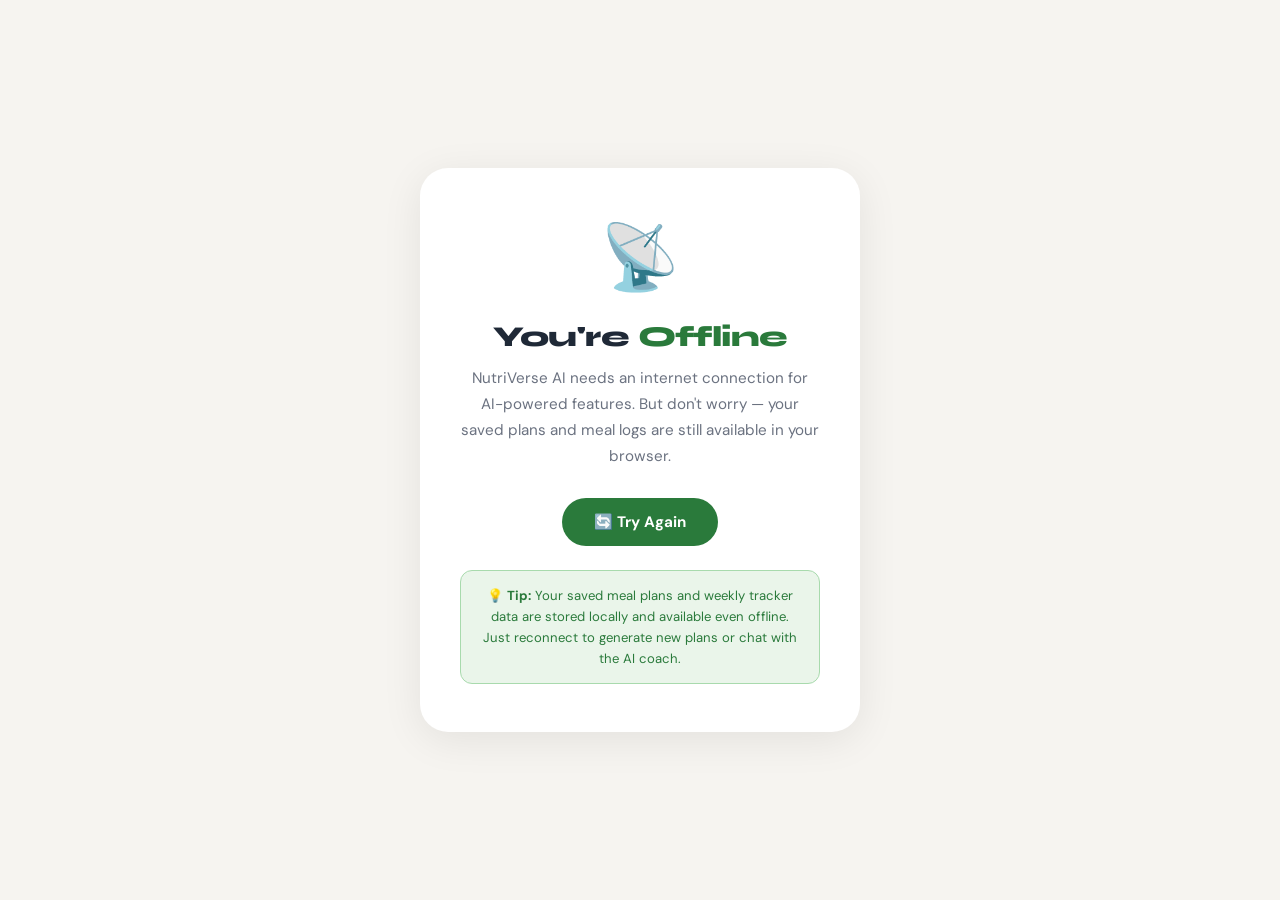
<file: offline.html>
<!DOCTYPE html>
<html lang="en">
<head>
<meta charset="UTF-8">
<meta name="viewport" content="width=device-width, initial-scale=1.0">
<title>NutriVerse AI — Offline</title>
<link href="https://fonts.googleapis.com/css2?family=Syne:wght@400;500;600;700;800&family=DM+Sans:wght@300;400;500;600&display=swap" rel="stylesheet">
<style>
  *{box-sizing:border-box;margin:0;padding:0}
  body{font-family:'DM Sans',sans-serif;background:#F6F4F0;display:flex;align-items:center;justify-content:center;min-height:100vh;padding:24px;color:#1F2937}
  .offline-card{background:white;border-radius:28px;padding:48px 40px;max-width:440px;width:100%;text-align:center;box-shadow:0 8px 40px rgba(0,0,0,0.08)}
  .offline-icon{font-size:4rem;margin-bottom:20px;animation:float 3s ease-in-out infinite}
  @keyframes float{0%,100%{transform:translateY(0)}50%{transform:translateY(-10px)}}
  h1{font-family:'Syne',sans-serif;font-size:1.8rem;font-weight:800;margin-bottom:12px;letter-spacing:-0.02em}
  h1 span{color:#2A7A3B}
  p{color:#6B7280;font-size:0.95rem;line-height:1.7;margin-bottom:28px}
  .retry-btn{background:#2A7A3B;color:white;border:none;padding:14px 32px;border-radius:50px;font-size:0.95rem;font-weight:700;cursor:pointer;font-family:'DM Sans',sans-serif;transition:all .2s}
  .retry-btn:hover{background:#4CAF50;transform:translateY(-2px);box-shadow:0 6px 20px rgba(42,122,59,.28)}
  .saved-hint{margin-top:24px;background:#EAF5EA;border:1px solid #A8DAAD;border-radius:12px;padding:14px 18px;font-size:0.82rem;color:#2A7A3B;line-height:1.6}
</style>
</head>
<body>
<div class="offline-card">
  <div class="offline-icon">📡</div>
  <h1>You're <span>Offline</span></h1>
  <p>NutriVerse AI needs an internet connection for AI-powered features. But don't worry — your saved plans and meal logs are still available in your browser.</p>
  <button class="retry-btn" onclick="location.reload()">🔄 Try Again</button>
  <div class="saved-hint">
    💡 <strong>Tip:</strong> Your saved meal plans and weekly tracker data are stored locally and available even offline. Just reconnect to generate new plans or chat with the AI coach.
  </div>
</div>
</body>
</html>
</file>
